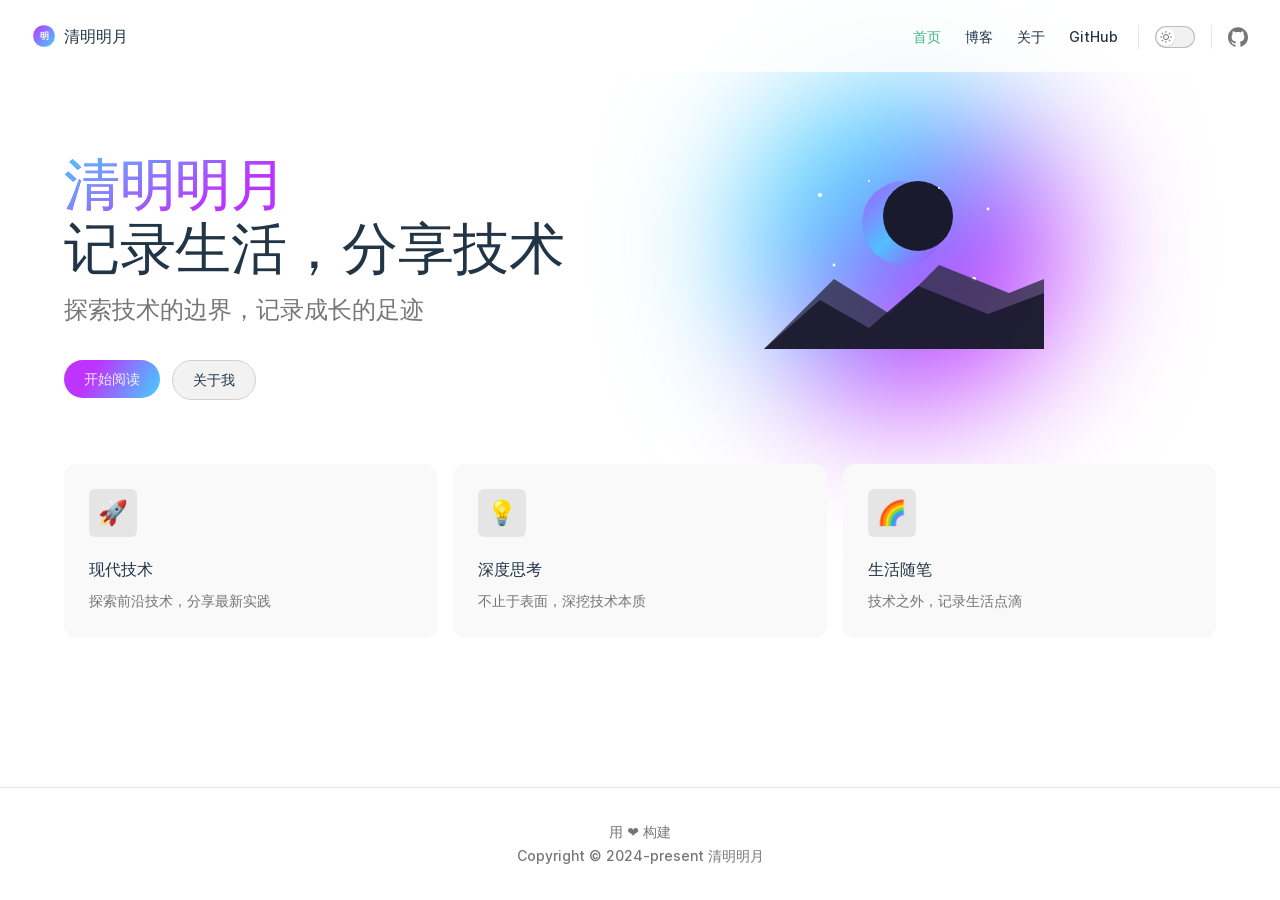
<file: index.html>
<!DOCTYPE html>
<html lang="zh-CN">
  <head>
    <meta charset="utf-8">
    <meta name="viewport" content="width=device-width,initial-scale=1">
    <title>清明明月 | 清明明月</title>
    <meta name="description" content="记录生活，分享技术">
    <link rel="stylesheet" href="/assets/style.a42daaad.css">
    <link rel="modulepreload" href="/assets/app.d91c4c0b.js">
    <link rel="modulepreload" href="/assets/index.md.8a00d75b.lean.js">
    
    <link rel="icon" href="/favicon.ico">
  <meta name="theme-color" content="#3eaf7c">
  <meta name="og:type" content="website">
  <meta name="og:site_name" content="清明明月">
  <meta name="og:title" content="清明明月 | 记录生活，分享技术">
  <meta name="og:description" content="个人技术博客，分享编程、技术、生活心得">
  <script id="check-dark-light">(()=>{const e=localStorage.getItem("vitepress-theme-appearance")||"",a=window.matchMedia("(prefers-color-scheme: dark)").matches;(!e||e==="auto"?a:e==="dark")&&document.documentElement.classList.add("dark")})();</script>
  </head>
  <body>
    <div id="app"><div class="Layout" data-v-f44a984a><!--[--><!--]--><!--[--><span tabindex="-1" data-v-151f2593></span><a href="#VPContent" class="VPSkipLink visually-hidden" data-v-151f2593> Skip to content </a><!--]--><!----><header class="VPNav no-sidebar" data-v-f44a984a data-v-a50780ff><div class="VPNavBar" data-v-a50780ff data-v-6f1d18b5><div class="container" data-v-6f1d18b5><div class="VPNavBarTitle" data-v-6f1d18b5 data-v-d5925166><a class="title" href="/" data-v-d5925166><!--[--><!--]--><!--[--><img class="VPImage logo" src="/logo.svg" alt data-v-b7ac6bd3><!--]--><!--[-->清明明月<!--]--><!--[--><!--]--></a></div><div class="content" data-v-6f1d18b5><!--[--><!--]--><!----><nav aria-labelledby="main-nav-aria-label" class="VPNavBarMenu menu" data-v-6f1d18b5 data-v-f83db6ba><span id="main-nav-aria-label" class="visually-hidden" data-v-f83db6ba>Main Navigation</span><!--[--><!--[--><a class="VPLink link VPNavBarMenuLink active" href="/" data-v-f83db6ba data-v-47a2263e data-v-3c355974><!--[-->首页<!--]--><!----></a><!--]--><!--[--><a class="VPLink link VPNavBarMenuLink" href="/posts/" data-v-f83db6ba data-v-47a2263e data-v-3c355974><!--[-->博客<!--]--><!----></a><!--]--><!--[--><a class="VPLink link VPNavBarMenuLink" href="/about.html" data-v-f83db6ba data-v-47a2263e data-v-3c355974><!--[-->关于<!--]--><!----></a><!--]--><!--[--><a class="VPLink link VPNavBarMenuLink" href="https://github.com/chiyancao" target="_blank" rel="noreferrer" data-v-f83db6ba data-v-47a2263e data-v-3c355974><!--[-->GitHub<!--]--><!----></a><!--]--><!--]--></nav><!----><div class="VPNavBarAppearance appearance" data-v-6f1d18b5 data-v-a3e7452b><button class="VPSwitch VPSwitchAppearance" type="button" role="switch" aria-label="toggle dark mode" aria-checked="false" data-v-a3e7452b data-v-481098f9 data-v-eba7420e><span class="check" data-v-eba7420e><span class="icon" data-v-eba7420e><!--[--><svg xmlns="http://www.w3.org/2000/svg" aria-hidden="true" focusable="false" viewbox="0 0 24 24" class="sun" data-v-481098f9><path d="M12,18c-3.3,0-6-2.7-6-6s2.7-6,6-6s6,2.7,6,6S15.3,18,12,18zM12,8c-2.2,0-4,1.8-4,4c0,2.2,1.8,4,4,4c2.2,0,4-1.8,4-4C16,9.8,14.2,8,12,8z"></path><path d="M12,4c-0.6,0-1-0.4-1-1V1c0-0.6,0.4-1,1-1s1,0.4,1,1v2C13,3.6,12.6,4,12,4z"></path><path d="M12,24c-0.6,0-1-0.4-1-1v-2c0-0.6,0.4-1,1-1s1,0.4,1,1v2C13,23.6,12.6,24,12,24z"></path><path d="M5.6,6.6c-0.3,0-0.5-0.1-0.7-0.3L3.5,4.9c-0.4-0.4-0.4-1,0-1.4s1-0.4,1.4,0l1.4,1.4c0.4,0.4,0.4,1,0,1.4C6.2,6.5,5.9,6.6,5.6,6.6z"></path><path d="M19.8,20.8c-0.3,0-0.5-0.1-0.7-0.3l-1.4-1.4c-0.4-0.4-0.4-1,0-1.4s1-0.4,1.4,0l1.4,1.4c0.4,0.4,0.4,1,0,1.4C20.3,20.7,20,20.8,19.8,20.8z"></path><path d="M3,13H1c-0.6,0-1-0.4-1-1s0.4-1,1-1h2c0.6,0,1,0.4,1,1S3.6,13,3,13z"></path><path d="M23,13h-2c-0.6,0-1-0.4-1-1s0.4-1,1-1h2c0.6,0,1,0.4,1,1S23.6,13,23,13z"></path><path d="M4.2,20.8c-0.3,0-0.5-0.1-0.7-0.3c-0.4-0.4-0.4-1,0-1.4l1.4-1.4c0.4-0.4,1-0.4,1.4,0s0.4,1,0,1.4l-1.4,1.4C4.7,20.7,4.5,20.8,4.2,20.8z"></path><path d="M18.4,6.6c-0.3,0-0.5-0.1-0.7-0.3c-0.4-0.4-0.4-1,0-1.4l1.4-1.4c0.4-0.4,1-0.4,1.4,0s0.4,1,0,1.4l-1.4,1.4C18.9,6.5,18.6,6.6,18.4,6.6z"></path></svg><svg xmlns="http://www.w3.org/2000/svg" aria-hidden="true" focusable="false" viewbox="0 0 24 24" class="moon" data-v-481098f9><path d="M12.1,22c-0.3,0-0.6,0-0.9,0c-5.5-0.5-9.5-5.4-9-10.9c0.4-4.8,4.2-8.6,9-9c0.4,0,0.8,0.2,1,0.5c0.2,0.3,0.2,0.8-0.1,1.1c-2,2.7-1.4,6.4,1.3,8.4c2.1,1.6,5,1.6,7.1,0c0.3-0.2,0.7-0.3,1.1-0.1c0.3,0.2,0.5,0.6,0.5,1c-0.2,2.7-1.5,5.1-3.6,6.8C16.6,21.2,14.4,22,12.1,22zM9.3,4.4c-2.9,1-5,3.6-5.2,6.8c-0.4,4.4,2.8,8.3,7.2,8.7c2.1,0.2,4.2-0.4,5.8-1.8c1.1-0.9,1.9-2.1,2.4-3.4c-2.5,0.9-5.3,0.5-7.5-1.1C9.2,11.4,8.1,7.7,9.3,4.4z"></path></svg><!--]--></span></span></button></div><div class="VPSocialLinks VPNavBarSocialLinks social-links" data-v-6f1d18b5 data-v-738bef5a data-v-f6988cfb><!--[--><a class="VPSocialLink" href="https://github.com/chiyancao" target="_blank" rel="noopener" data-v-f6988cfb data-v-e57698f6><svg role="img" viewBox="0 0 24 24" xmlns="http://www.w3.org/2000/svg"><title>GitHub</title><path d="M12 .297c-6.63 0-12 5.373-12 12 0 5.303 3.438 9.8 8.205 11.385.6.113.82-.258.82-.577 0-.285-.01-1.04-.015-2.04-3.338.724-4.042-1.61-4.042-1.61C4.422 18.07 3.633 17.7 3.633 17.7c-1.087-.744.084-.729.084-.729 1.205.084 1.838 1.236 1.838 1.236 1.07 1.835 2.809 1.305 3.495.998.108-.776.417-1.305.76-1.605-2.665-.3-5.466-1.332-5.466-5.93 0-1.31.465-2.38 1.235-3.22-.135-.303-.54-1.523.105-3.176 0 0 1.005-.322 3.3 1.23.96-.267 1.98-.399 3-.405 1.02.006 2.04.138 3 .405 2.28-1.552 3.285-1.23 3.285-1.23.645 1.653.24 2.873.12 3.176.765.84 1.23 1.91 1.23 3.22 0 4.61-2.805 5.625-5.475 5.92.42.36.81 1.096.81 2.22 0 1.606-.015 2.896-.015 3.286 0 .315.21.69.825.57C20.565 22.092 24 17.592 24 12.297c0-6.627-5.373-12-12-12"/></svg></a><!--]--></div><div class="VPFlyout VPNavBarExtra extra" data-v-6f1d18b5 data-v-e4361c82 data-v-6ffb57d3><button type="button" class="button" aria-haspopup="true" aria-expanded="false" aria-label="extra navigation" data-v-6ffb57d3><svg xmlns="http://www.w3.org/2000/svg" aria-hidden="true" focusable="false" viewbox="0 0 24 24" class="icon" data-v-6ffb57d3><circle cx="12" cy="12" r="2"></circle><circle cx="19" cy="12" r="2"></circle><circle cx="5" cy="12" r="2"></circle></svg></button><div class="menu" data-v-6ffb57d3><div class="VPMenu" data-v-6ffb57d3 data-v-1c5d0cfc><!----><!--[--><!--[--><!----><div class="group" data-v-e4361c82><div class="item appearance" data-v-e4361c82><p class="label" data-v-e4361c82>Appearance</p><div class="appearance-action" data-v-e4361c82><button class="VPSwitch VPSwitchAppearance" type="button" role="switch" aria-label="toggle dark mode" aria-checked="false" data-v-e4361c82 data-v-481098f9 data-v-eba7420e><span class="check" data-v-eba7420e><span class="icon" data-v-eba7420e><!--[--><svg xmlns="http://www.w3.org/2000/svg" aria-hidden="true" focusable="false" viewbox="0 0 24 24" class="sun" data-v-481098f9><path d="M12,18c-3.3,0-6-2.7-6-6s2.7-6,6-6s6,2.7,6,6S15.3,18,12,18zM12,8c-2.2,0-4,1.8-4,4c0,2.2,1.8,4,4,4c2.2,0,4-1.8,4-4C16,9.8,14.2,8,12,8z"></path><path d="M12,4c-0.6,0-1-0.4-1-1V1c0-0.6,0.4-1,1-1s1,0.4,1,1v2C13,3.6,12.6,4,12,4z"></path><path d="M12,24c-0.6,0-1-0.4-1-1v-2c0-0.6,0.4-1,1-1s1,0.4,1,1v2C13,23.6,12.6,24,12,24z"></path><path d="M5.6,6.6c-0.3,0-0.5-0.1-0.7-0.3L3.5,4.9c-0.4-0.4-0.4-1,0-1.4s1-0.4,1.4,0l1.4,1.4c0.4,0.4,0.4,1,0,1.4C6.2,6.5,5.9,6.6,5.6,6.6z"></path><path d="M19.8,20.8c-0.3,0-0.5-0.1-0.7-0.3l-1.4-1.4c-0.4-0.4-0.4-1,0-1.4s1-0.4,1.4,0l1.4,1.4c0.4,0.4,0.4,1,0,1.4C20.3,20.7,20,20.8,19.8,20.8z"></path><path d="M3,13H1c-0.6,0-1-0.4-1-1s0.4-1,1-1h2c0.6,0,1,0.4,1,1S3.6,13,3,13z"></path><path d="M23,13h-2c-0.6,0-1-0.4-1-1s0.4-1,1-1h2c0.6,0,1,0.4,1,1S23.6,13,23,13z"></path><path d="M4.2,20.8c-0.3,0-0.5-0.1-0.7-0.3c-0.4-0.4-0.4-1,0-1.4l1.4-1.4c0.4-0.4,1-0.4,1.4,0s0.4,1,0,1.4l-1.4,1.4C4.7,20.7,4.5,20.8,4.2,20.8z"></path><path d="M18.4,6.6c-0.3,0-0.5-0.1-0.7-0.3c-0.4-0.4-0.4-1,0-1.4l1.4-1.4c0.4-0.4,1-0.4,1.4,0s0.4,1,0,1.4l-1.4,1.4C18.9,6.5,18.6,6.6,18.4,6.6z"></path></svg><svg xmlns="http://www.w3.org/2000/svg" aria-hidden="true" focusable="false" viewbox="0 0 24 24" class="moon" data-v-481098f9><path d="M12.1,22c-0.3,0-0.6,0-0.9,0c-5.5-0.5-9.5-5.4-9-10.9c0.4-4.8,4.2-8.6,9-9c0.4,0,0.8,0.2,1,0.5c0.2,0.3,0.2,0.8-0.1,1.1c-2,2.7-1.4,6.4,1.3,8.4c2.1,1.6,5,1.6,7.1,0c0.3-0.2,0.7-0.3,1.1-0.1c0.3,0.2,0.5,0.6,0.5,1c-0.2,2.7-1.5,5.1-3.6,6.8C16.6,21.2,14.4,22,12.1,22zM9.3,4.4c-2.9,1-5,3.6-5.2,6.8c-0.4,4.4,2.8,8.3,7.2,8.7c2.1,0.2,4.2-0.4,5.8-1.8c1.1-0.9,1.9-2.1,2.4-3.4c-2.5,0.9-5.3,0.5-7.5-1.1C9.2,11.4,8.1,7.7,9.3,4.4z"></path></svg><!--]--></span></span></button></div></div></div><div class="group" data-v-e4361c82><div class="item social-links" data-v-e4361c82><div class="VPSocialLinks social-links-list" data-v-e4361c82 data-v-f6988cfb><!--[--><a class="VPSocialLink" href="https://github.com/chiyancao" target="_blank" rel="noopener" data-v-f6988cfb data-v-e57698f6><svg role="img" viewBox="0 0 24 24" xmlns="http://www.w3.org/2000/svg"><title>GitHub</title><path d="M12 .297c-6.63 0-12 5.373-12 12 0 5.303 3.438 9.8 8.205 11.385.6.113.82-.258.82-.577 0-.285-.01-1.04-.015-2.04-3.338.724-4.042-1.61-4.042-1.61C4.422 18.07 3.633 17.7 3.633 17.7c-1.087-.744.084-.729.084-.729 1.205.084 1.838 1.236 1.838 1.236 1.07 1.835 2.809 1.305 3.495.998.108-.776.417-1.305.76-1.605-2.665-.3-5.466-1.332-5.466-5.93 0-1.31.465-2.38 1.235-3.22-.135-.303-.54-1.523.105-3.176 0 0 1.005-.322 3.3 1.23.96-.267 1.98-.399 3-.405 1.02.006 2.04.138 3 .405 2.28-1.552 3.285-1.23 3.285-1.23.645 1.653.24 2.873.12 3.176.765.84 1.23 1.91 1.23 3.22 0 4.61-2.805 5.625-5.475 5.92.42.36.81 1.096.81 2.22 0 1.606-.015 2.896-.015 3.286 0 .315.21.69.825.57C20.565 22.092 24 17.592 24 12.297c0-6.627-5.373-12-12-12"/></svg></a><!--]--></div></div></div><!--]--><!--]--></div></div></div><!--[--><!--]--><button type="button" class="VPNavBarHamburger hamburger" aria-label="mobile navigation" aria-expanded="false" aria-controls="VPNavScreen" data-v-6f1d18b5 data-v-e5dd9c1c><span class="container" data-v-e5dd9c1c><span class="top" data-v-e5dd9c1c></span><span class="middle" data-v-e5dd9c1c></span><span class="bottom" data-v-e5dd9c1c></span></span></button></div></div></div><!----></header><!----><!----><div class="VPContent is-home" id="VPContent" data-v-f44a984a data-v-d981fe29><div class="VPHome" data-v-d981fe29 data-v-1db23833><!--[--><!--]--><div class="VPHero has-image VPHomeHero" data-v-1db23833 data-v-0a0d4301><div class="container" data-v-0a0d4301><div class="main" data-v-0a0d4301><h1 class="name" data-v-0a0d4301><span class="clip" data-v-0a0d4301>清明明月</span></h1><p class="text" data-v-0a0d4301>记录生活，分享技术</p><p class="tagline" data-v-0a0d4301>探索技术的边界，记录成长的足迹</p><div class="actions" data-v-0a0d4301><!--[--><div class="action" data-v-0a0d4301><a class="VPButton medium brand" href="/posts/qclaw-introduction.html" data-v-0a0d4301 data-v-53dbb8eb>开始阅读</a></div><div class="action" data-v-0a0d4301><a class="VPButton medium alt" href="/about.html" data-v-0a0d4301 data-v-53dbb8eb>关于我</a></div><!--]--></div></div><div class="image" data-v-0a0d4301><div class="image-container" data-v-0a0d4301><div class="image-bg" data-v-0a0d4301></div><!--[--><img class="VPImage image-src" src="/hero.svg" alt="清明明月" data-v-b7ac6bd3><!--]--></div></div></div></div><!--[--><!--]--><!--[--><!--]--><div class="VPFeatures VPHomeFeatures" data-v-1db23833 data-v-69662dc1><div class="container" data-v-69662dc1><div class="items" data-v-69662dc1><!--[--><div class="grid-3 item" data-v-69662dc1><span class="VPLink VPFeature" data-v-69662dc1 data-v-b8147458 data-v-3c355974><!--[--><article class="box" data-v-b8147458><div class="icon" data-v-b8147458>🚀</div><h2 class="title" data-v-b8147458>现代技术</h2><p class="details" data-v-b8147458>探索前沿技术，分享最新实践</p><!----></article><!--]--><!----></span></div><div class="grid-3 item" data-v-69662dc1><span class="VPLink VPFeature" data-v-69662dc1 data-v-b8147458 data-v-3c355974><!--[--><article class="box" data-v-b8147458><div class="icon" data-v-b8147458>💡</div><h2 class="title" data-v-b8147458>深度思考</h2><p class="details" data-v-b8147458>不止于表面，深挖技术本质</p><!----></article><!--]--><!----></span></div><div class="grid-3 item" data-v-69662dc1><span class="VPLink VPFeature" data-v-69662dc1 data-v-b8147458 data-v-3c355974><!--[--><article class="box" data-v-b8147458><div class="icon" data-v-b8147458>🌈</div><h2 class="title" data-v-b8147458>生活随笔</h2><p class="details" data-v-b8147458>技术之外，记录生活点滴</p><!----></article><!--]--><!----></span></div><!--]--></div></div></div><!--[--><!--]--><div style="position:relative;" data-v-1db23833><div></div></div></div></div><footer class="VPFooter" data-v-f44a984a data-v-9f24cc86><div class="container" data-v-9f24cc86><p class="message" data-v-9f24cc86>用 ❤️ 构建</p><p class="copyright" data-v-9f24cc86>Copyright © 2024-present 清明明月</p></div></footer><!--[--><!--]--></div></div>
    <script>__VP_HASH_MAP__ = JSON.parse("{\"about.md\":\"ff143901\",\"index.md\":\"8a00d75b\",\"posts_index.md\":\"5d46834b\",\"posts_qclaw-introduction.md\":\"2c541023\"}")</script>
    <script type="module" async src="/assets/app.d91c4c0b.js"></script>
    
  </body>
</html>
</file>
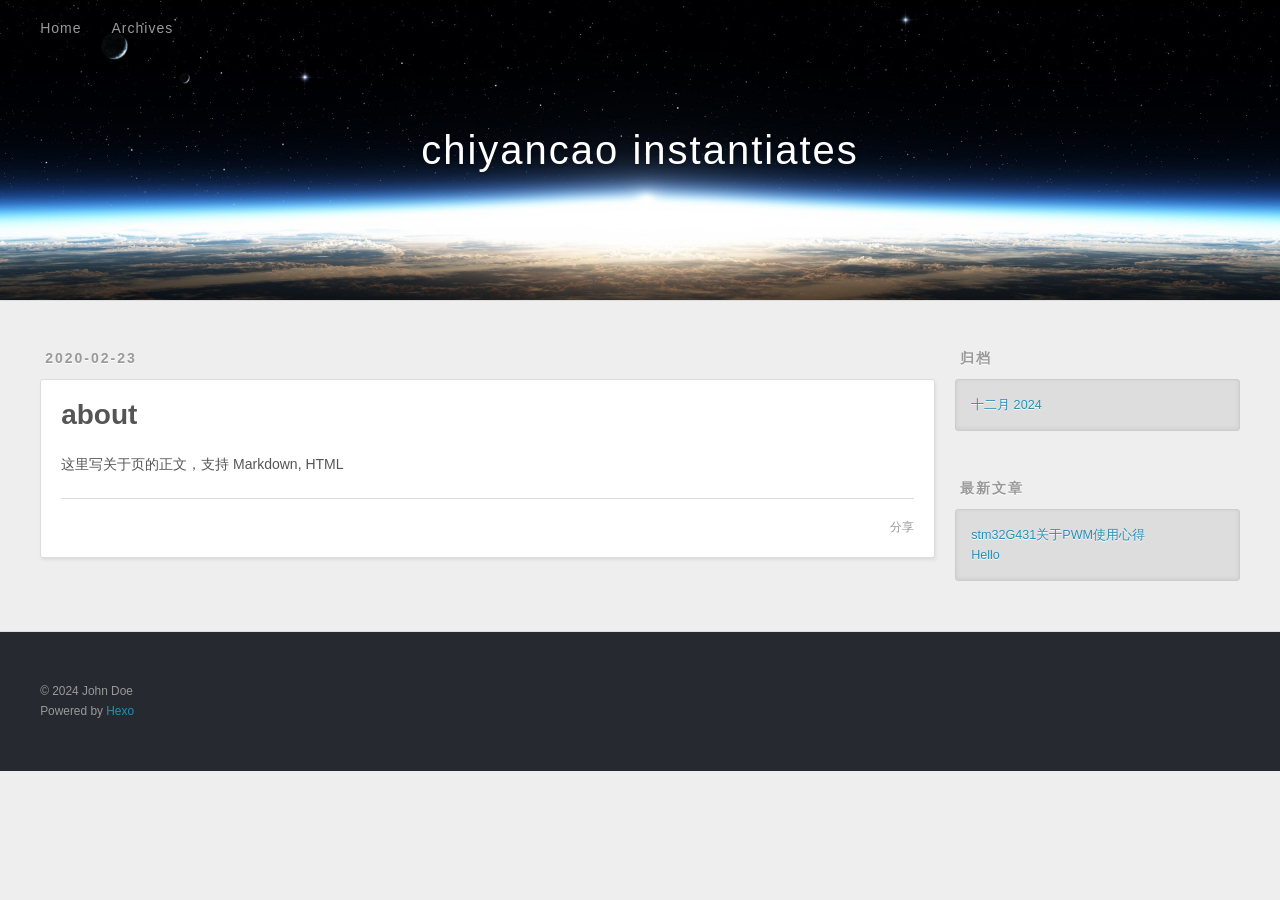
<file: about/index.html>
<!DOCTYPE html>
<html>
<head>
  <meta charset="utf-8">
  
  
  <title>about | chiyancao instantiates</title>
  <meta name="viewport" content="width=device-width, initial-scale=1, shrink-to-fit=no">
  <meta name="description" content="这里写关于页的正文，支持 Markdown, HTML">
<meta property="og:type" content="website">
<meta property="og:title" content="about">
<meta property="og:url" content="http://example.com/about/index.html">
<meta property="og:site_name" content="chiyancao instantiates">
<meta property="og:description" content="这里写关于页的正文，支持 Markdown, HTML">
<meta property="og:locale" content="zh_CN">
<meta property="article:published_time" content="2020-02-23T11:20:33.000Z">
<meta property="article:modified_time" content="2024-12-15T07:56:44.226Z">
<meta property="article:author" content="John Doe">
<meta name="twitter:card" content="summary">
  
    <link rel="alternate" href="/atom.xml" title="chiyancao instantiates" type="application/atom+xml">
  
  
    <link rel="shortcut icon" href="/favicon.png">
  
  
  
<link rel="stylesheet" href="/css/style.css">

  
    
<link rel="stylesheet" href="/fancybox/jquery.fancybox.min.css">

  
  
<meta name="generator" content="Hexo 7.3.0"></head>

<body>
  <div id="container">
    <div id="wrap">
      <header id="header">
  <div id="banner"></div>
  <div id="header-outer" class="outer">
    <div id="header-title" class="inner">
      <h1 id="logo-wrap">
        <a href="/" id="logo">chiyancao instantiates</a>
      </h1>
      
    </div>
    <div id="header-inner" class="inner">
      <nav id="main-nav">
        <a id="main-nav-toggle" class="nav-icon"><span class="fa fa-bars"></span></a>
        
          <a class="main-nav-link" href="/">Home</a>
        
          <a class="main-nav-link" href="/archives">Archives</a>
        
      </nav>
      <nav id="sub-nav">
        
        
          <a class="nav-icon" href="/atom.xml" title="RSS 订阅"><span class="fa fa-rss"></span></a>
        
        <a class="nav-icon nav-search-btn" title="搜索"><span class="fa fa-search"></span></a>
      </nav>
      <div id="search-form-wrap">
        <form action="//google.com/search" method="get" accept-charset="UTF-8" class="search-form"><input type="search" name="q" class="search-form-input" placeholder="搜索"><button type="submit" class="search-form-submit">&#xF002;</button><input type="hidden" name="sitesearch" value="http://example.com"></form>
      </div>
    </div>
  </div>
</header>

      <div class="outer">
        <section id="main"><article id="about-" class="h-entry article article-type-about" itemprop="blogPost" itemscope itemtype="https://schema.org/BlogPosting">
  <div class="article-meta">
    <a href="/about/index.html" class="article-date">
  <time class="dt-published" datetime="2020-02-23T11:20:33.000Z" itemprop="datePublished">2020-02-23</time>
</a>
    
  </div>
  <div class="article-inner">
    
    
      <header class="article-header">
        
  
    <h1 class="p-name article-title" itemprop="headline name">
      about
    </h1>
  

      </header>
    
    <div class="e-content article-entry" itemprop="articleBody">
      
        <p>这里写关于页的正文，支持 Markdown, HTML</p>

      
    </div>
    <footer class="article-footer">
      <a data-url="http://example.com/about/index.html" data-id="cm4pgsqvy0000ugpzcn3i7atd" data-title="about" class="article-share-link"><span class="fa fa-share">分享</span></a>
      
      
      
    </footer>
  </div>
  
    
  
</article>


</section>
        
          <aside id="sidebar">
  
    

  
    

  
    
  
    
  <div class="widget-wrap">
    <h3 class="widget-title">归档</h3>
    <div class="widget">
      <ul class="archive-list"><li class="archive-list-item"><a class="archive-list-link" href="/archives/2024/12/">十二月 2024</a></li></ul>
    </div>
  </div>


  
    
  <div class="widget-wrap">
    <h3 class="widget-title">最新文章</h3>
    <div class="widget">
      <ul>
        
          <li>
            <a href="/2024/12/25/stm32G431%E5%85%B3%E4%BA%8EPWM%E4%BD%BF%E7%94%A8%E5%BF%83%E5%BE%97/">stm32G431关于PWM使用心得</a>
          </li>
        
          <li>
            <a href="/2024/12/15/hello-world/">Hello</a>
          </li>
        
      </ul>
    </div>
  </div>

  
</aside>
        
      </div>
      <footer id="footer">
  
  <div class="outer">
    <div id="footer-info" class="inner">
      
      &copy; 2024 John Doe<br>
      Powered by <a href="https://hexo.io/" target="_blank">Hexo</a>
    </div>
  </div>
</footer>

    </div>
    <nav id="mobile-nav">
  
    <a href="/" class="mobile-nav-link">Home</a>
  
    <a href="/archives" class="mobile-nav-link">Archives</a>
  
</nav>
    


<script src="/js/jquery-3.6.4.min.js"></script>



  
<script src="/fancybox/jquery.fancybox.min.js"></script>




<script src="/js/script.js"></script>





  </div>
</body>
</html>
</file>
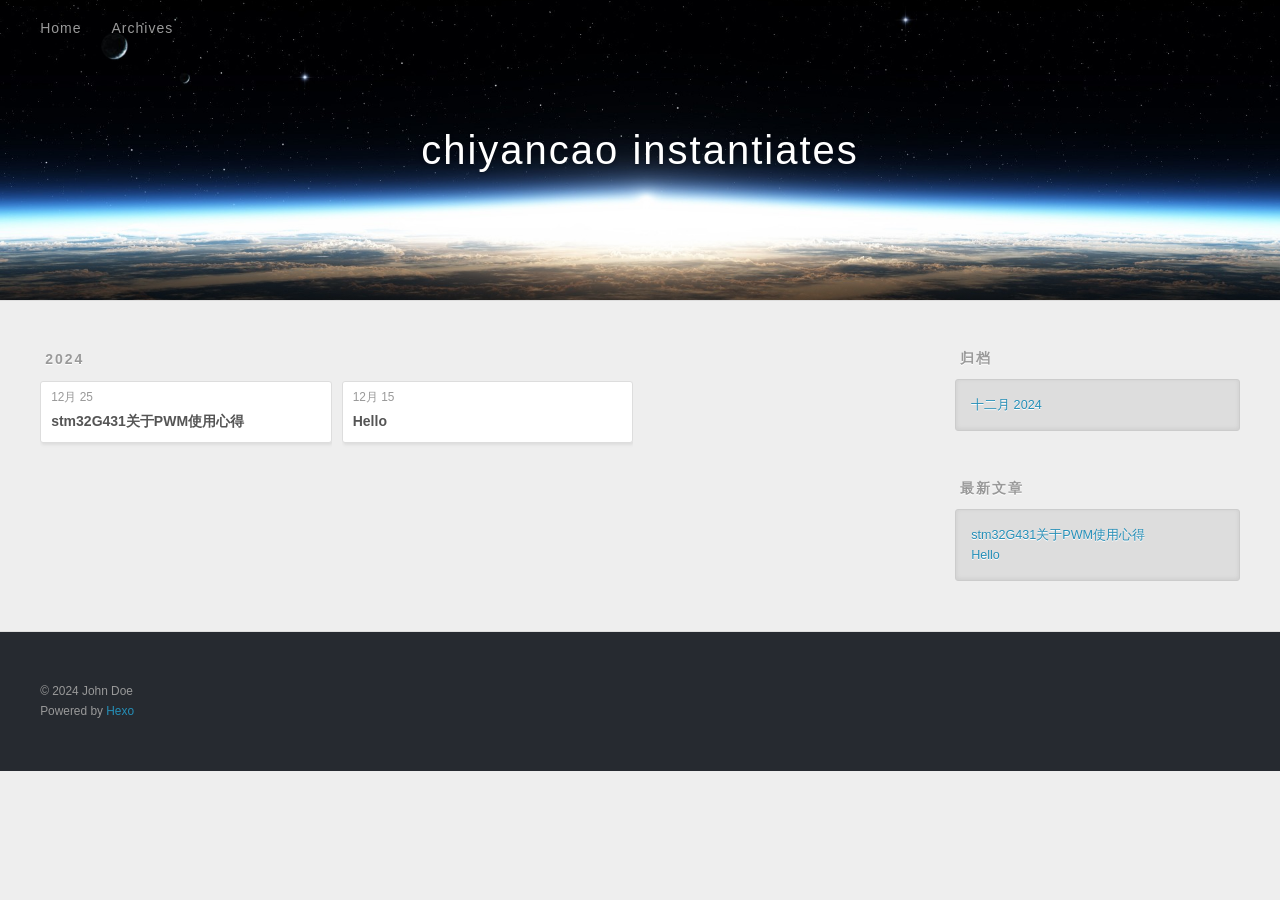
<file: archives/index.html>
<!DOCTYPE html>
<html>
<head>
  <meta charset="utf-8">
  
  
  <title>归档 | chiyancao instantiates</title>
  <meta name="viewport" content="width=device-width, initial-scale=1, shrink-to-fit=no">
  <meta property="og:type" content="website">
<meta property="og:title" content="chiyancao instantiates">
<meta property="og:url" content="http://example.com/archives/index.html">
<meta property="og:site_name" content="chiyancao instantiates">
<meta property="og:locale" content="zh_CN">
<meta property="article:author" content="John Doe">
<meta name="twitter:card" content="summary">
  
    <link rel="alternate" href="/atom.xml" title="chiyancao instantiates" type="application/atom+xml">
  
  
    <link rel="shortcut icon" href="/favicon.png">
  
  
  
<link rel="stylesheet" href="/css/style.css">

  
    
<link rel="stylesheet" href="/fancybox/jquery.fancybox.min.css">

  
  
<meta name="generator" content="Hexo 7.3.0"></head>

<body>
  <div id="container">
    <div id="wrap">
      <header id="header">
  <div id="banner"></div>
  <div id="header-outer" class="outer">
    <div id="header-title" class="inner">
      <h1 id="logo-wrap">
        <a href="/" id="logo">chiyancao instantiates</a>
      </h1>
      
    </div>
    <div id="header-inner" class="inner">
      <nav id="main-nav">
        <a id="main-nav-toggle" class="nav-icon"><span class="fa fa-bars"></span></a>
        
          <a class="main-nav-link" href="/">Home</a>
        
          <a class="main-nav-link" href="/archives">Archives</a>
        
      </nav>
      <nav id="sub-nav">
        
        
          <a class="nav-icon" href="/atom.xml" title="RSS 订阅"><span class="fa fa-rss"></span></a>
        
        <a class="nav-icon nav-search-btn" title="搜索"><span class="fa fa-search"></span></a>
      </nav>
      <div id="search-form-wrap">
        <form action="//google.com/search" method="get" accept-charset="UTF-8" class="search-form"><input type="search" name="q" class="search-form-input" placeholder="搜索"><button type="submit" class="search-form-submit">&#xF002;</button><input type="hidden" name="sitesearch" value="http://example.com"></form>
      </div>
    </div>
  </div>
</header>

      <div class="outer">
        <section id="main">
  
  
    
    
      
      
      <section class="archives-wrap">
        <div class="archive-year-wrap">
          <a href="/archives/2024" class="archive-year">2024</a>
        </div>
        <div class="archives">
    
    <article class="archive-article archive-type-post">
  <div class="archive-article-inner">
    <header class="archive-article-header">
      <a href="/2024/12/25/stm32G431%E5%85%B3%E4%BA%8EPWM%E4%BD%BF%E7%94%A8%E5%BF%83%E5%BE%97/" class="archive-article-date">
  <time class="dt-published" datetime="2024-12-25T13:36:30.000Z" itemprop="datePublished">12月 25</time>
</a>
      
  
    <h1 itemprop="name">
      <a class="archive-article-title" href="/2024/12/25/stm32G431%E5%85%B3%E4%BA%8EPWM%E4%BD%BF%E7%94%A8%E5%BF%83%E5%BE%97/">stm32G431关于PWM使用心得</a>
    </h1>
  

    </header>
  </div>
</article>
  
    
    
    <article class="archive-article archive-type-post">
  <div class="archive-article-inner">
    <header class="archive-article-header">
      <a href="/2024/12/15/hello-world/" class="archive-article-date">
  <time class="dt-published" datetime="2024-12-15T07:43:39.710Z" itemprop="datePublished">12月 15</time>
</a>
      
  
    <h1 itemprop="name">
      <a class="archive-article-title" href="/2024/12/15/hello-world/">Hello</a>
    </h1>
  

    </header>
  </div>
</article>
  
  
    </div></section>
  


</section>
        
          <aside id="sidebar">
  
    

  
    

  
    
  
    
  <div class="widget-wrap">
    <h3 class="widget-title">归档</h3>
    <div class="widget">
      <ul class="archive-list"><li class="archive-list-item"><a class="archive-list-link" href="/archives/2024/12/">十二月 2024</a></li></ul>
    </div>
  </div>


  
    
  <div class="widget-wrap">
    <h3 class="widget-title">最新文章</h3>
    <div class="widget">
      <ul>
        
          <li>
            <a href="/2024/12/25/stm32G431%E5%85%B3%E4%BA%8EPWM%E4%BD%BF%E7%94%A8%E5%BF%83%E5%BE%97/">stm32G431关于PWM使用心得</a>
          </li>
        
          <li>
            <a href="/2024/12/15/hello-world/">Hello</a>
          </li>
        
      </ul>
    </div>
  </div>

  
</aside>
        
      </div>
      <footer id="footer">
  
  <div class="outer">
    <div id="footer-info" class="inner">
      
      &copy; 2024 John Doe<br>
      Powered by <a href="https://hexo.io/" target="_blank">Hexo</a>
    </div>
  </div>
</footer>

    </div>
    <nav id="mobile-nav">
  
    <a href="/" class="mobile-nav-link">Home</a>
  
    <a href="/archives" class="mobile-nav-link">Archives</a>
  
</nav>
    


<script src="/js/jquery-3.6.4.min.js"></script>



  
<script src="/fancybox/jquery.fancybox.min.js"></script>




<script src="/js/script.js"></script>





  </div>
</body>
</html>
</file>
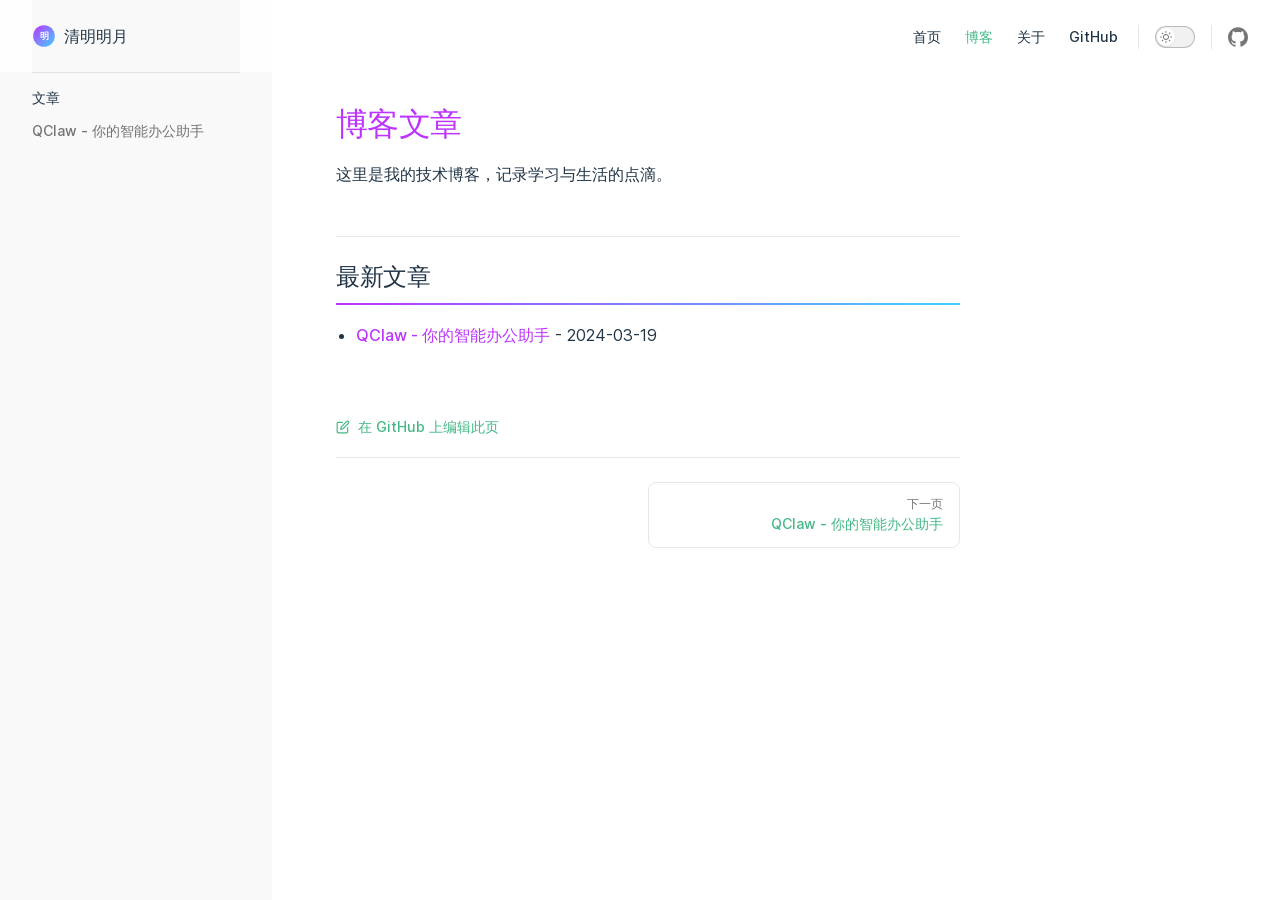
<file: posts/index.html>
<!DOCTYPE html>
<html lang="zh-CN">
  <head>
    <meta charset="utf-8">
    <meta name="viewport" content="width=device-width,initial-scale=1">
    <title>博客文章 | 清明明月</title>
    <meta name="description" content="记录生活，分享技术">
    <link rel="stylesheet" href="/assets/style.a42daaad.css">
    <link rel="modulepreload" href="/assets/app.d91c4c0b.js">
    <link rel="modulepreload" href="/assets/posts_index.md.5d46834b.lean.js">
    
    <link rel="icon" href="/favicon.ico">
  <meta name="theme-color" content="#3eaf7c">
  <meta name="og:type" content="website">
  <meta name="og:site_name" content="清明明月">
  <meta name="og:title" content="清明明月 | 记录生活，分享技术">
  <meta name="og:description" content="个人技术博客，分享编程、技术、生活心得">
  <script id="check-dark-light">(()=>{const e=localStorage.getItem("vitepress-theme-appearance")||"",a=window.matchMedia("(prefers-color-scheme: dark)").matches;(!e||e==="auto"?a:e==="dark")&&document.documentElement.classList.add("dark")})();</script>
  </head>
  <body>
    <div id="app"><div class="Layout" data-v-f44a984a><!--[--><!--]--><!--[--><span tabindex="-1" data-v-151f2593></span><a href="#VPContent" class="VPSkipLink visually-hidden" data-v-151f2593> Skip to content </a><!--]--><!----><header class="VPNav" data-v-f44a984a data-v-a50780ff><div class="VPNavBar has-sidebar" data-v-a50780ff data-v-6f1d18b5><div class="container" data-v-6f1d18b5><div class="VPNavBarTitle has-sidebar" data-v-6f1d18b5 data-v-d5925166><a class="title" href="/" data-v-d5925166><!--[--><!--]--><!--[--><img class="VPImage logo" src="/logo.svg" alt data-v-b7ac6bd3><!--]--><!--[-->清明明月<!--]--><!--[--><!--]--></a></div><div class="content" data-v-6f1d18b5><!--[--><!--]--><!----><nav aria-labelledby="main-nav-aria-label" class="VPNavBarMenu menu" data-v-6f1d18b5 data-v-f83db6ba><span id="main-nav-aria-label" class="visually-hidden" data-v-f83db6ba>Main Navigation</span><!--[--><!--[--><a class="VPLink link VPNavBarMenuLink" href="/" data-v-f83db6ba data-v-47a2263e data-v-3c355974><!--[-->首页<!--]--><!----></a><!--]--><!--[--><a class="VPLink link VPNavBarMenuLink active" href="/posts/" data-v-f83db6ba data-v-47a2263e data-v-3c355974><!--[-->博客<!--]--><!----></a><!--]--><!--[--><a class="VPLink link VPNavBarMenuLink" href="/about.html" data-v-f83db6ba data-v-47a2263e data-v-3c355974><!--[-->关于<!--]--><!----></a><!--]--><!--[--><a class="VPLink link VPNavBarMenuLink" href="https://github.com/chiyancao" target="_blank" rel="noreferrer" data-v-f83db6ba data-v-47a2263e data-v-3c355974><!--[-->GitHub<!--]--><!----></a><!--]--><!--]--></nav><!----><div class="VPNavBarAppearance appearance" data-v-6f1d18b5 data-v-a3e7452b><button class="VPSwitch VPSwitchAppearance" type="button" role="switch" aria-label="toggle dark mode" aria-checked="false" data-v-a3e7452b data-v-481098f9 data-v-eba7420e><span class="check" data-v-eba7420e><span class="icon" data-v-eba7420e><!--[--><svg xmlns="http://www.w3.org/2000/svg" aria-hidden="true" focusable="false" viewbox="0 0 24 24" class="sun" data-v-481098f9><path d="M12,18c-3.3,0-6-2.7-6-6s2.7-6,6-6s6,2.7,6,6S15.3,18,12,18zM12,8c-2.2,0-4,1.8-4,4c0,2.2,1.8,4,4,4c2.2,0,4-1.8,4-4C16,9.8,14.2,8,12,8z"></path><path d="M12,4c-0.6,0-1-0.4-1-1V1c0-0.6,0.4-1,1-1s1,0.4,1,1v2C13,3.6,12.6,4,12,4z"></path><path d="M12,24c-0.6,0-1-0.4-1-1v-2c0-0.6,0.4-1,1-1s1,0.4,1,1v2C13,23.6,12.6,24,12,24z"></path><path d="M5.6,6.6c-0.3,0-0.5-0.1-0.7-0.3L3.5,4.9c-0.4-0.4-0.4-1,0-1.4s1-0.4,1.4,0l1.4,1.4c0.4,0.4,0.4,1,0,1.4C6.2,6.5,5.9,6.6,5.6,6.6z"></path><path d="M19.8,20.8c-0.3,0-0.5-0.1-0.7-0.3l-1.4-1.4c-0.4-0.4-0.4-1,0-1.4s1-0.4,1.4,0l1.4,1.4c0.4,0.4,0.4,1,0,1.4C20.3,20.7,20,20.8,19.8,20.8z"></path><path d="M3,13H1c-0.6,0-1-0.4-1-1s0.4-1,1-1h2c0.6,0,1,0.4,1,1S3.6,13,3,13z"></path><path d="M23,13h-2c-0.6,0-1-0.4-1-1s0.4-1,1-1h2c0.6,0,1,0.4,1,1S23.6,13,23,13z"></path><path d="M4.2,20.8c-0.3,0-0.5-0.1-0.7-0.3c-0.4-0.4-0.4-1,0-1.4l1.4-1.4c0.4-0.4,1-0.4,1.4,0s0.4,1,0,1.4l-1.4,1.4C4.7,20.7,4.5,20.8,4.2,20.8z"></path><path d="M18.4,6.6c-0.3,0-0.5-0.1-0.7-0.3c-0.4-0.4-0.4-1,0-1.4l1.4-1.4c0.4-0.4,1-0.4,1.4,0s0.4,1,0,1.4l-1.4,1.4C18.9,6.5,18.6,6.6,18.4,6.6z"></path></svg><svg xmlns="http://www.w3.org/2000/svg" aria-hidden="true" focusable="false" viewbox="0 0 24 24" class="moon" data-v-481098f9><path d="M12.1,22c-0.3,0-0.6,0-0.9,0c-5.5-0.5-9.5-5.4-9-10.9c0.4-4.8,4.2-8.6,9-9c0.4,0,0.8,0.2,1,0.5c0.2,0.3,0.2,0.8-0.1,1.1c-2,2.7-1.4,6.4,1.3,8.4c2.1,1.6,5,1.6,7.1,0c0.3-0.2,0.7-0.3,1.1-0.1c0.3,0.2,0.5,0.6,0.5,1c-0.2,2.7-1.5,5.1-3.6,6.8C16.6,21.2,14.4,22,12.1,22zM9.3,4.4c-2.9,1-5,3.6-5.2,6.8c-0.4,4.4,2.8,8.3,7.2,8.7c2.1,0.2,4.2-0.4,5.8-1.8c1.1-0.9,1.9-2.1,2.4-3.4c-2.5,0.9-5.3,0.5-7.5-1.1C9.2,11.4,8.1,7.7,9.3,4.4z"></path></svg><!--]--></span></span></button></div><div class="VPSocialLinks VPNavBarSocialLinks social-links" data-v-6f1d18b5 data-v-738bef5a data-v-f6988cfb><!--[--><a class="VPSocialLink" href="https://github.com/chiyancao" target="_blank" rel="noopener" data-v-f6988cfb data-v-e57698f6><svg role="img" viewBox="0 0 24 24" xmlns="http://www.w3.org/2000/svg"><title>GitHub</title><path d="M12 .297c-6.63 0-12 5.373-12 12 0 5.303 3.438 9.8 8.205 11.385.6.113.82-.258.82-.577 0-.285-.01-1.04-.015-2.04-3.338.724-4.042-1.61-4.042-1.61C4.422 18.07 3.633 17.7 3.633 17.7c-1.087-.744.084-.729.084-.729 1.205.084 1.838 1.236 1.838 1.236 1.07 1.835 2.809 1.305 3.495.998.108-.776.417-1.305.76-1.605-2.665-.3-5.466-1.332-5.466-5.93 0-1.31.465-2.38 1.235-3.22-.135-.303-.54-1.523.105-3.176 0 0 1.005-.322 3.3 1.23.96-.267 1.98-.399 3-.405 1.02.006 2.04.138 3 .405 2.28-1.552 3.285-1.23 3.285-1.23.645 1.653.24 2.873.12 3.176.765.84 1.23 1.91 1.23 3.22 0 4.61-2.805 5.625-5.475 5.92.42.36.81 1.096.81 2.22 0 1.606-.015 2.896-.015 3.286 0 .315.21.69.825.57C20.565 22.092 24 17.592 24 12.297c0-6.627-5.373-12-12-12"/></svg></a><!--]--></div><div class="VPFlyout VPNavBarExtra extra" data-v-6f1d18b5 data-v-e4361c82 data-v-6ffb57d3><button type="button" class="button" aria-haspopup="true" aria-expanded="false" aria-label="extra navigation" data-v-6ffb57d3><svg xmlns="http://www.w3.org/2000/svg" aria-hidden="true" focusable="false" viewbox="0 0 24 24" class="icon" data-v-6ffb57d3><circle cx="12" cy="12" r="2"></circle><circle cx="19" cy="12" r="2"></circle><circle cx="5" cy="12" r="2"></circle></svg></button><div class="menu" data-v-6ffb57d3><div class="VPMenu" data-v-6ffb57d3 data-v-1c5d0cfc><!----><!--[--><!--[--><!----><div class="group" data-v-e4361c82><div class="item appearance" data-v-e4361c82><p class="label" data-v-e4361c82>Appearance</p><div class="appearance-action" data-v-e4361c82><button class="VPSwitch VPSwitchAppearance" type="button" role="switch" aria-label="toggle dark mode" aria-checked="false" data-v-e4361c82 data-v-481098f9 data-v-eba7420e><span class="check" data-v-eba7420e><span class="icon" data-v-eba7420e><!--[--><svg xmlns="http://www.w3.org/2000/svg" aria-hidden="true" focusable="false" viewbox="0 0 24 24" class="sun" data-v-481098f9><path d="M12,18c-3.3,0-6-2.7-6-6s2.7-6,6-6s6,2.7,6,6S15.3,18,12,18zM12,8c-2.2,0-4,1.8-4,4c0,2.2,1.8,4,4,4c2.2,0,4-1.8,4-4C16,9.8,14.2,8,12,8z"></path><path d="M12,4c-0.6,0-1-0.4-1-1V1c0-0.6,0.4-1,1-1s1,0.4,1,1v2C13,3.6,12.6,4,12,4z"></path><path d="M12,24c-0.6,0-1-0.4-1-1v-2c0-0.6,0.4-1,1-1s1,0.4,1,1v2C13,23.6,12.6,24,12,24z"></path><path d="M5.6,6.6c-0.3,0-0.5-0.1-0.7-0.3L3.5,4.9c-0.4-0.4-0.4-1,0-1.4s1-0.4,1.4,0l1.4,1.4c0.4,0.4,0.4,1,0,1.4C6.2,6.5,5.9,6.6,5.6,6.6z"></path><path d="M19.8,20.8c-0.3,0-0.5-0.1-0.7-0.3l-1.4-1.4c-0.4-0.4-0.4-1,0-1.4s1-0.4,1.4,0l1.4,1.4c0.4,0.4,0.4,1,0,1.4C20.3,20.7,20,20.8,19.8,20.8z"></path><path d="M3,13H1c-0.6,0-1-0.4-1-1s0.4-1,1-1h2c0.6,0,1,0.4,1,1S3.6,13,3,13z"></path><path d="M23,13h-2c-0.6,0-1-0.4-1-1s0.4-1,1-1h2c0.6,0,1,0.4,1,1S23.6,13,23,13z"></path><path d="M4.2,20.8c-0.3,0-0.5-0.1-0.7-0.3c-0.4-0.4-0.4-1,0-1.4l1.4-1.4c0.4-0.4,1-0.4,1.4,0s0.4,1,0,1.4l-1.4,1.4C4.7,20.7,4.5,20.8,4.2,20.8z"></path><path d="M18.4,6.6c-0.3,0-0.5-0.1-0.7-0.3c-0.4-0.4-0.4-1,0-1.4l1.4-1.4c0.4-0.4,1-0.4,1.4,0s0.4,1,0,1.4l-1.4,1.4C18.9,6.5,18.6,6.6,18.4,6.6z"></path></svg><svg xmlns="http://www.w3.org/2000/svg" aria-hidden="true" focusable="false" viewbox="0 0 24 24" class="moon" data-v-481098f9><path d="M12.1,22c-0.3,0-0.6,0-0.9,0c-5.5-0.5-9.5-5.4-9-10.9c0.4-4.8,4.2-8.6,9-9c0.4,0,0.8,0.2,1,0.5c0.2,0.3,0.2,0.8-0.1,1.1c-2,2.7-1.4,6.4,1.3,8.4c2.1,1.6,5,1.6,7.1,0c0.3-0.2,0.7-0.3,1.1-0.1c0.3,0.2,0.5,0.6,0.5,1c-0.2,2.7-1.5,5.1-3.6,6.8C16.6,21.2,14.4,22,12.1,22zM9.3,4.4c-2.9,1-5,3.6-5.2,6.8c-0.4,4.4,2.8,8.3,7.2,8.7c2.1,0.2,4.2-0.4,5.8-1.8c1.1-0.9,1.9-2.1,2.4-3.4c-2.5,0.9-5.3,0.5-7.5-1.1C9.2,11.4,8.1,7.7,9.3,4.4z"></path></svg><!--]--></span></span></button></div></div></div><div class="group" data-v-e4361c82><div class="item social-links" data-v-e4361c82><div class="VPSocialLinks social-links-list" data-v-e4361c82 data-v-f6988cfb><!--[--><a class="VPSocialLink" href="https://github.com/chiyancao" target="_blank" rel="noopener" data-v-f6988cfb data-v-e57698f6><svg role="img" viewBox="0 0 24 24" xmlns="http://www.w3.org/2000/svg"><title>GitHub</title><path d="M12 .297c-6.63 0-12 5.373-12 12 0 5.303 3.438 9.8 8.205 11.385.6.113.82-.258.82-.577 0-.285-.01-1.04-.015-2.04-3.338.724-4.042-1.61-4.042-1.61C4.422 18.07 3.633 17.7 3.633 17.7c-1.087-.744.084-.729.084-.729 1.205.084 1.838 1.236 1.838 1.236 1.07 1.835 2.809 1.305 3.495.998.108-.776.417-1.305.76-1.605-2.665-.3-5.466-1.332-5.466-5.93 0-1.31.465-2.38 1.235-3.22-.135-.303-.54-1.523.105-3.176 0 0 1.005-.322 3.3 1.23.96-.267 1.98-.399 3-.405 1.02.006 2.04.138 3 .405 2.28-1.552 3.285-1.23 3.285-1.23.645 1.653.24 2.873.12 3.176.765.84 1.23 1.91 1.23 3.22 0 4.61-2.805 5.625-5.475 5.92.42.36.81 1.096.81 2.22 0 1.606-.015 2.896-.015 3.286 0 .315.21.69.825.57C20.565 22.092 24 17.592 24 12.297c0-6.627-5.373-12-12-12"/></svg></a><!--]--></div></div></div><!--]--><!--]--></div></div></div><!--[--><!--]--><button type="button" class="VPNavBarHamburger hamburger" aria-label="mobile navigation" aria-expanded="false" aria-controls="VPNavScreen" data-v-6f1d18b5 data-v-e5dd9c1c><span class="container" data-v-e5dd9c1c><span class="top" data-v-e5dd9c1c></span><span class="middle" data-v-e5dd9c1c></span><span class="bottom" data-v-e5dd9c1c></span></span></button></div></div></div><!----></header><div class="VPLocalNav" data-v-f44a984a data-v-b6162a8b><button class="menu" aria-expanded="false" aria-controls="VPSidebarNav" data-v-b6162a8b><svg xmlns="http://www.w3.org/2000/svg" aria-hidden="true" focusable="false" viewbox="0 0 24 24" class="menu-icon" data-v-b6162a8b><path d="M17,11H3c-0.6,0-1-0.4-1-1s0.4-1,1-1h14c0.6,0,1,0.4,1,1S17.6,11,17,11z"></path><path d="M21,7H3C2.4,7,2,6.6,2,6s0.4-1,1-1h18c0.6,0,1,0.4,1,1S21.6,7,21,7z"></path><path d="M21,15H3c-0.6,0-1-0.4-1-1s0.4-1,1-1h18c0.6,0,1,0.4,1,1S21.6,15,21,15z"></path><path d="M17,19H3c-0.6,0-1-0.4-1-1s0.4-1,1-1h14c0.6,0,1,0.4,1,1S17.6,19,17,19z"></path></svg><span class="menu-text" data-v-b6162a8b>Menu</span></button><a class="top-link" href="#" data-v-b6162a8b> Return to top </a></div><aside class="VPSidebar" data-v-f44a984a data-v-a186aa16><nav class="nav" id="VPSidebarNav" aria-labelledby="sidebar-aria-label" tabindex="-1" data-v-a186aa16><span class="visually-hidden" id="sidebar-aria-label" data-v-a186aa16> Sidebar Navigation </span><!--[--><!--]--><!--[--><div class="group" data-v-a186aa16><section class="VPSidebarGroup" data-v-a186aa16 data-v-6e45c352><div class="title" data-v-6e45c352><h2 class="title-text" data-v-6e45c352>文章</h2><div class="action" data-v-6e45c352><svg xmlns="http://www.w3.org/2000/svg" xmlns:xlink="http://www.w3.org/1999/xlink" viewbox="0 0 24 24" class="icon minus" data-v-6e45c352><path d="M19,2H5C3.3,2,2,3.3,2,5v14c0,1.7,1.3,3,3,3h14c1.7,0,3-1.3,3-3V5C22,3.3,20.7,2,19,2zM20,19c0,0.6-0.4,1-1,1H5c-0.6,0-1-0.4-1-1V5c0-0.6,0.4-1,1-1h14c0.6,0,1,0.4,1,1V19z"></path><path d="M16,11H8c-0.6,0-1,0.4-1,1s0.4,1,1,1h8c0.6,0,1-0.4,1-1S16.6,11,16,11z"></path></svg><svg version="1.1" xmlns="http://www.w3.org/2000/svg" viewbox="0 0 24 24" class="icon plus" data-v-6e45c352><path d="M19,2H5C3.3,2,2,3.3,2,5v14c0,1.7,1.3,3,3,3h14c1.7,0,3-1.3,3-3V5C22,3.3,20.7,2,19,2z M20,19c0,0.6-0.4,1-1,1H5c-0.6,0-1-0.4-1-1V5c0-0.6,0.4-1,1-1h14c0.6,0,1,0.4,1,1V19z"></path><path d="M16,11h-3V8c0-0.6-0.4-1-1-1s-1,0.4-1,1v3H8c-0.6,0-1,0.4-1,1s0.4,1,1,1h3v3c0,0.6,0.4,1,1,1s1-0.4,1-1v-3h3c0.6,0,1-0.4,1-1S16.6,11,16,11z"></path></svg></div></div><div class="items" data-v-6e45c352><!--[--><!--[--><a class="VPLink link link" href="/posts/qclaw-introduction.html" style="padding-left:0px;" data-v-36b976d1 data-v-3c355974><!--[--><span class="link-text" data-v-36b976d1>QClaw - 你的智能办公助手</span><!--]--><!----></a><!----><!--]--><!--]--></div></section></div><!--]--><!--[--><!--]--></nav></aside><div class="VPContent has-sidebar" id="VPContent" data-v-f44a984a data-v-d981fe29><div class="VPDoc has-sidebar has-aside" data-v-d981fe29 data-v-cfb513e0><div class="container" data-v-cfb513e0><div class="aside" data-v-cfb513e0><div class="aside-curtain" data-v-cfb513e0></div><div class="aside-container" data-v-cfb513e0><div class="aside-content" data-v-cfb513e0><div class="VPDocAside" data-v-cfb513e0 data-v-afc4c1a1><!--[--><!--]--><!--[--><!--]--><div class="VPDocAsideOutline" data-v-afc4c1a1 data-v-2865c0b0><div class="content" data-v-2865c0b0><div class="outline-marker" data-v-2865c0b0></div><div class="outline-title" data-v-2865c0b0>On this page</div><nav aria-labelledby="doc-outline-aria-label" data-v-2865c0b0><span class="visually-hidden" id="doc-outline-aria-label" data-v-2865c0b0> Table of Contents for current page </span><ul class="root" data-v-2865c0b0 data-v-1188541a><!--[--><!--]--></ul></nav></div></div><!--[--><!--]--><div class="spacer" data-v-afc4c1a1></div><!--[--><!--]--><!----><!--[--><!--]--><!--[--><!--]--></div></div></div></div><div class="content" data-v-cfb513e0><div class="content-container" data-v-cfb513e0><!--[--><!--]--><main class="main" data-v-cfb513e0><div style="position:relative;" class="vp-doc _posts_index" data-v-cfb513e0><div><h1 id="博客文章" tabindex="-1">博客文章 <a class="header-anchor" href="#博客文章" aria-hidden="true">#</a></h1><p>这里是我的技术博客，记录学习与生活的点滴。</p><h2 id="最新文章" tabindex="-1">最新文章 <a class="header-anchor" href="#最新文章" aria-hidden="true">#</a></h2><ul><li><a href="/posts/qclaw-introduction.html">QClaw - 你的智能办公助手</a> - 2024-03-19</li></ul></div></div></main><!--[--><!--]--><footer class="VPDocFooter" data-v-cfb513e0 data-v-21f75714><div class="edit-info" data-v-21f75714><div class="edit-link" data-v-21f75714><a class="VPLink link edit-link-button" href="https://github.com/chiyancao/chiyancao.github.io/edit/main/docs/posts/index.md" target="_blank" rel="noreferrer" data-v-21f75714 data-v-3c355974><!--[--><svg xmlns="http://www.w3.org/2000/svg" viewbox="0 0 24 24" class="edit-link-icon" data-v-21f75714><path d="M18,23H4c-1.7,0-3-1.3-3-3V6c0-1.7,1.3-3,3-3h7c0.6,0,1,0.4,1,1s-0.4,1-1,1H4C3.4,5,3,5.4,3,6v14c0,0.6,0.4,1,1,1h14c0.6,0,1-0.4,1-1v-7c0-0.6,0.4-1,1-1s1,0.4,1,1v7C21,21.7,19.7,23,18,23z"></path><path d="M8,17c-0.3,0-0.5-0.1-0.7-0.3C7,16.5,6.9,16.1,7,15.8l1-4c0-0.2,0.1-0.3,0.3-0.5l9.5-9.5c1.2-1.2,3.2-1.2,4.4,0c1.2,1.2,1.2,3.2,0,4.4l-9.5,9.5c-0.1,0.1-0.3,0.2-0.5,0.3l-4,1C8.2,17,8.1,17,8,17zM9.9,12.5l-0.5,2.1l2.1-0.5l9.3-9.3c0.4-0.4,0.4-1.1,0-1.6c-0.4-0.4-1.2-0.4-1.6,0l0,0L9.9,12.5z M18.5,2.5L18.5,2.5L18.5,2.5z"></path></svg> 在 GitHub 上编辑此页<!--]--><!----></a></div><!----></div><div class="prev-next" data-v-21f75714><div class="pager" data-v-21f75714><!----></div><div class="pager" data-v-21f75714><a class="pager-link next" href="/posts/qclaw-introduction.html" data-v-21f75714><span class="desc" data-v-21f75714>下一页</span><span class="title" data-v-21f75714>QClaw - 你的智能办公助手</span></a></div></div></footer><!--[--><!--]--></div></div></div></div></div><footer class="VPFooter has-sidebar" data-v-f44a984a data-v-9f24cc86><div class="container" data-v-9f24cc86><p class="message" data-v-9f24cc86>用 ❤️ 构建</p><p class="copyright" data-v-9f24cc86>Copyright © 2024-present 清明明月</p></div></footer><!--[--><!--]--></div></div>
    <script>__VP_HASH_MAP__ = JSON.parse("{\"about.md\":\"ff143901\",\"index.md\":\"8a00d75b\",\"posts_index.md\":\"5d46834b\",\"posts_qclaw-introduction.md\":\"2c541023\"}")</script>
    <script type="module" async src="/assets/app.d91c4c0b.js"></script>
    
  </body>
</html>
</file>
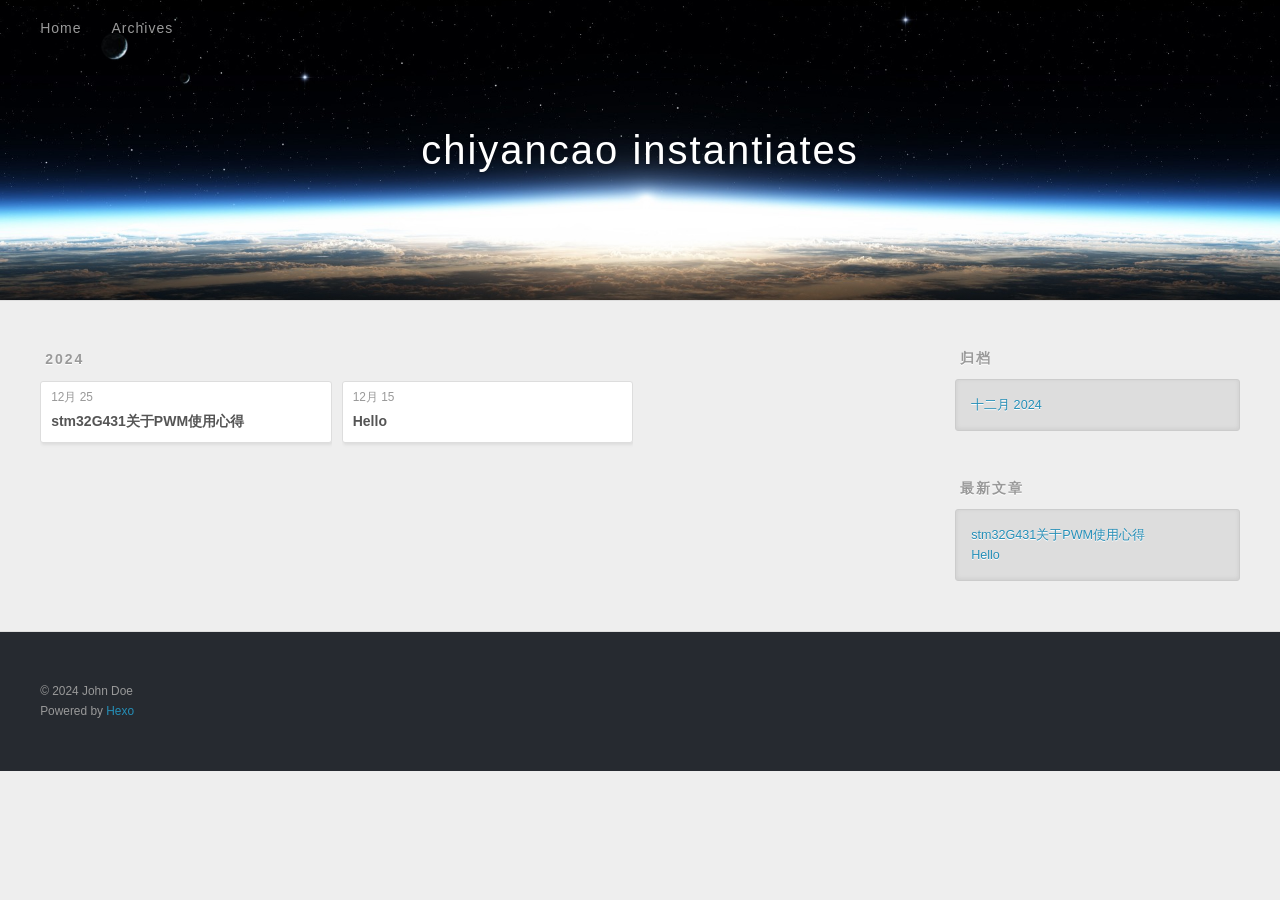
<file: archives/2024/index.html>
<!DOCTYPE html>
<html>
<head>
  <meta charset="utf-8">
  
  
  <title>归档: 2024 | chiyancao instantiates</title>
  <meta name="viewport" content="width=device-width, initial-scale=1, shrink-to-fit=no">
  <meta property="og:type" content="website">
<meta property="og:title" content="chiyancao instantiates">
<meta property="og:url" content="http://example.com/archives/2024/index.html">
<meta property="og:site_name" content="chiyancao instantiates">
<meta property="og:locale" content="zh_CN">
<meta property="article:author" content="John Doe">
<meta name="twitter:card" content="summary">
  
    <link rel="alternate" href="/atom.xml" title="chiyancao instantiates" type="application/atom+xml">
  
  
    <link rel="shortcut icon" href="/favicon.png">
  
  
  
<link rel="stylesheet" href="/css/style.css">

  
    
<link rel="stylesheet" href="/fancybox/jquery.fancybox.min.css">

  
  
<meta name="generator" content="Hexo 7.3.0"></head>

<body>
  <div id="container">
    <div id="wrap">
      <header id="header">
  <div id="banner"></div>
  <div id="header-outer" class="outer">
    <div id="header-title" class="inner">
      <h1 id="logo-wrap">
        <a href="/" id="logo">chiyancao instantiates</a>
      </h1>
      
    </div>
    <div id="header-inner" class="inner">
      <nav id="main-nav">
        <a id="main-nav-toggle" class="nav-icon"><span class="fa fa-bars"></span></a>
        
          <a class="main-nav-link" href="/">Home</a>
        
          <a class="main-nav-link" href="/archives">Archives</a>
        
      </nav>
      <nav id="sub-nav">
        
        
          <a class="nav-icon" href="/atom.xml" title="RSS 订阅"><span class="fa fa-rss"></span></a>
        
        <a class="nav-icon nav-search-btn" title="搜索"><span class="fa fa-search"></span></a>
      </nav>
      <div id="search-form-wrap">
        <form action="//google.com/search" method="get" accept-charset="UTF-8" class="search-form"><input type="search" name="q" class="search-form-input" placeholder="搜索"><button type="submit" class="search-form-submit">&#xF002;</button><input type="hidden" name="sitesearch" value="http://example.com"></form>
      </div>
    </div>
  </div>
</header>

      <div class="outer">
        <section id="main">
  
  
    
    
      
      
      <section class="archives-wrap">
        <div class="archive-year-wrap">
          <a href="/archives/2024" class="archive-year">2024</a>
        </div>
        <div class="archives">
    
    <article class="archive-article archive-type-post">
  <div class="archive-article-inner">
    <header class="archive-article-header">
      <a href="/2024/12/25/stm32G431%E5%85%B3%E4%BA%8EPWM%E4%BD%BF%E7%94%A8%E5%BF%83%E5%BE%97/" class="archive-article-date">
  <time class="dt-published" datetime="2024-12-25T13:36:30.000Z" itemprop="datePublished">12月 25</time>
</a>
      
  
    <h1 itemprop="name">
      <a class="archive-article-title" href="/2024/12/25/stm32G431%E5%85%B3%E4%BA%8EPWM%E4%BD%BF%E7%94%A8%E5%BF%83%E5%BE%97/">stm32G431关于PWM使用心得</a>
    </h1>
  

    </header>
  </div>
</article>
  
    
    
    <article class="archive-article archive-type-post">
  <div class="archive-article-inner">
    <header class="archive-article-header">
      <a href="/2024/12/15/hello-world/" class="archive-article-date">
  <time class="dt-published" datetime="2024-12-15T07:43:39.710Z" itemprop="datePublished">12月 15</time>
</a>
      
  
    <h1 itemprop="name">
      <a class="archive-article-title" href="/2024/12/15/hello-world/">Hello</a>
    </h1>
  

    </header>
  </div>
</article>
  
  
    </div></section>
  


</section>
        
          <aside id="sidebar">
  
    

  
    

  
    
  
    
  <div class="widget-wrap">
    <h3 class="widget-title">归档</h3>
    <div class="widget">
      <ul class="archive-list"><li class="archive-list-item"><a class="archive-list-link" href="/archives/2024/12/">十二月 2024</a></li></ul>
    </div>
  </div>


  
    
  <div class="widget-wrap">
    <h3 class="widget-title">最新文章</h3>
    <div class="widget">
      <ul>
        
          <li>
            <a href="/2024/12/25/stm32G431%E5%85%B3%E4%BA%8EPWM%E4%BD%BF%E7%94%A8%E5%BF%83%E5%BE%97/">stm32G431关于PWM使用心得</a>
          </li>
        
          <li>
            <a href="/2024/12/15/hello-world/">Hello</a>
          </li>
        
      </ul>
    </div>
  </div>

  
</aside>
        
      </div>
      <footer id="footer">
  
  <div class="outer">
    <div id="footer-info" class="inner">
      
      &copy; 2024 John Doe<br>
      Powered by <a href="https://hexo.io/" target="_blank">Hexo</a>
    </div>
  </div>
</footer>

    </div>
    <nav id="mobile-nav">
  
    <a href="/" class="mobile-nav-link">Home</a>
  
    <a href="/archives" class="mobile-nav-link">Archives</a>
  
</nav>
    


<script src="/js/jquery-3.6.4.min.js"></script>



  
<script src="/fancybox/jquery.fancybox.min.js"></script>




<script src="/js/script.js"></script>





  </div>
</body>
</html>
</file>
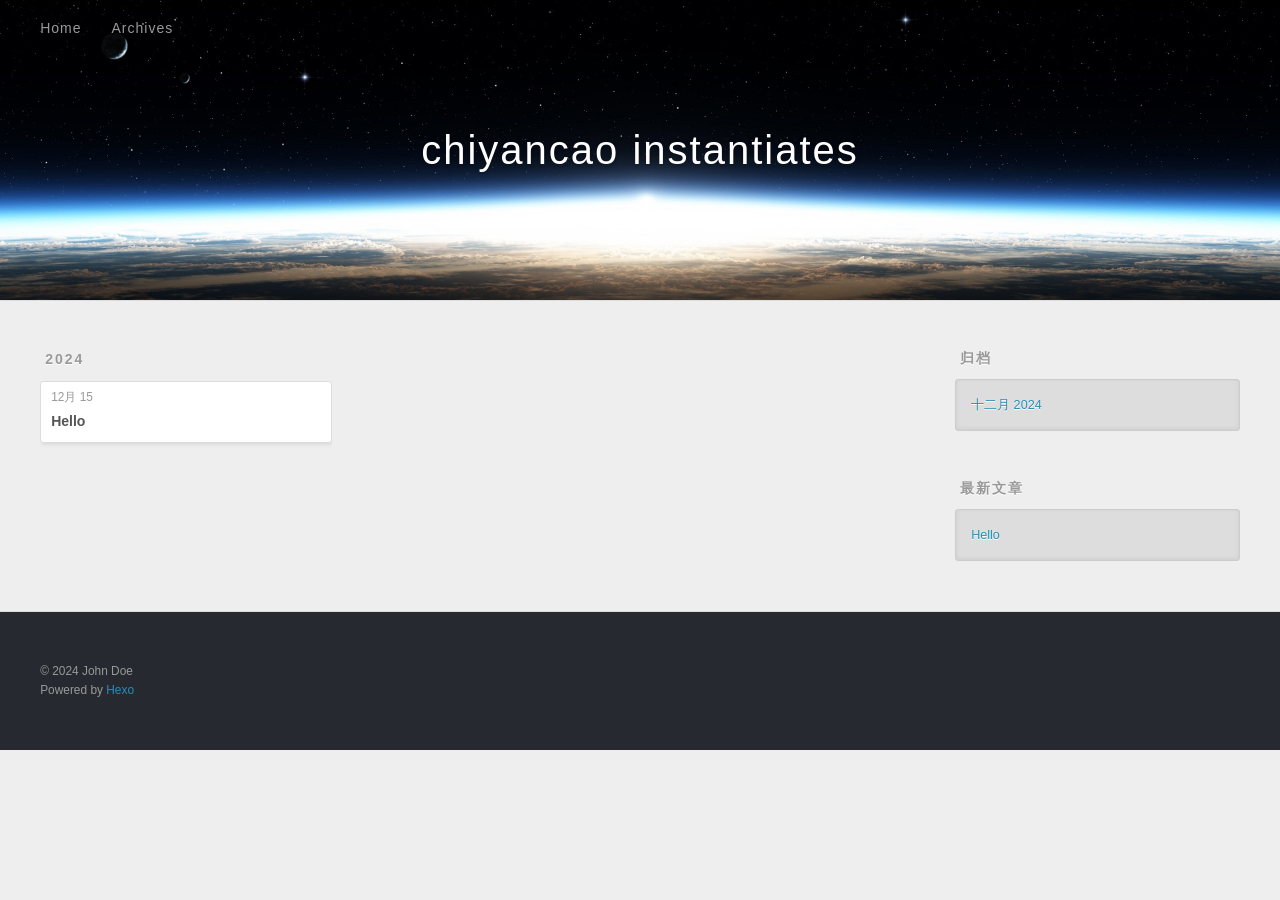
<file: archives/2024/12/index.html>
<!DOCTYPE html>
<html>
<head>
  <meta charset="utf-8">
  
  
  <title>归档: 2024/12 | chiyancao instantiates</title>
  <meta name="viewport" content="width=device-width, initial-scale=1, shrink-to-fit=no">
  <meta property="og:type" content="website">
<meta property="og:title" content="chiyancao instantiates">
<meta property="og:url" content="http://example.com/archives/2024/12/index.html">
<meta property="og:site_name" content="chiyancao instantiates">
<meta property="og:locale" content="zh_CN">
<meta property="article:author" content="John Doe">
<meta name="twitter:card" content="summary">
  
    <link rel="alternate" href="/atom.xml" title="chiyancao instantiates" type="application/atom+xml">
  
  
    <link rel="shortcut icon" href="/favicon.png">
  
  
  
<link rel="stylesheet" href="/css/style.css">

  
    
<link rel="stylesheet" href="/fancybox/jquery.fancybox.min.css">

  
  
<meta name="generator" content="Hexo 7.3.0"></head>

<body>
  <div id="container">
    <div id="wrap">
      <header id="header">
  <div id="banner"></div>
  <div id="header-outer" class="outer">
    <div id="header-title" class="inner">
      <h1 id="logo-wrap">
        <a href="/" id="logo">chiyancao instantiates</a>
      </h1>
      
    </div>
    <div id="header-inner" class="inner">
      <nav id="main-nav">
        <a id="main-nav-toggle" class="nav-icon"><span class="fa fa-bars"></span></a>
        
          <a class="main-nav-link" href="/">Home</a>
        
          <a class="main-nav-link" href="/archives">Archives</a>
        
      </nav>
      <nav id="sub-nav">
        
        
          <a class="nav-icon" href="/atom.xml" title="RSS 订阅"><span class="fa fa-rss"></span></a>
        
        <a class="nav-icon nav-search-btn" title="搜索"><span class="fa fa-search"></span></a>
      </nav>
      <div id="search-form-wrap">
        <form action="//google.com/search" method="get" accept-charset="UTF-8" class="search-form"><input type="search" name="q" class="search-form-input" placeholder="搜索"><button type="submit" class="search-form-submit">&#xF002;</button><input type="hidden" name="sitesearch" value="http://example.com"></form>
      </div>
    </div>
  </div>
</header>

      <div class="outer">
        <section id="main">
  
  
    
    
      
      
      <section class="archives-wrap">
        <div class="archive-year-wrap">
          <a href="/archives/2024" class="archive-year">2024</a>
        </div>
        <div class="archives">
    
    <article class="archive-article archive-type-post">
  <div class="archive-article-inner">
    <header class="archive-article-header">
      <a href="/2024/12/15/hello-world/" class="archive-article-date">
  <time class="dt-published" datetime="2024-12-15T07:43:39.710Z" itemprop="datePublished">12月 15</time>
</a>
      
  
    <h1 itemprop="name">
      <a class="archive-article-title" href="/2024/12/15/hello-world/">Hello</a>
    </h1>
  

    </header>
  </div>
</article>
  
  
    </div></section>
  


</section>
        
          <aside id="sidebar">
  
    

  
    

  
    
  
    
  <div class="widget-wrap">
    <h3 class="widget-title">归档</h3>
    <div class="widget">
      <ul class="archive-list"><li class="archive-list-item"><a class="archive-list-link" href="/archives/2024/12/">十二月 2024</a></li></ul>
    </div>
  </div>


  
    
  <div class="widget-wrap">
    <h3 class="widget-title">最新文章</h3>
    <div class="widget">
      <ul>
        
          <li>
            <a href="/2024/12/15/hello-world/">Hello</a>
          </li>
        
      </ul>
    </div>
  </div>

  
</aside>
        
      </div>
      <footer id="footer">
  
  <div class="outer">
    <div id="footer-info" class="inner">
      
      &copy; 2024 John Doe<br>
      Powered by <a href="https://hexo.io/" target="_blank">Hexo</a>
    </div>
  </div>
</footer>

    </div>
    <nav id="mobile-nav">
  
    <a href="/" class="mobile-nav-link">Home</a>
  
    <a href="/archives" class="mobile-nav-link">Archives</a>
  
</nav>
    


<script src="/js/jquery-3.6.4.min.js"></script>



  
<script src="/fancybox/jquery.fancybox.min.js"></script>




<script src="/js/script.js"></script>





  </div>
</body>
</html>
</file>
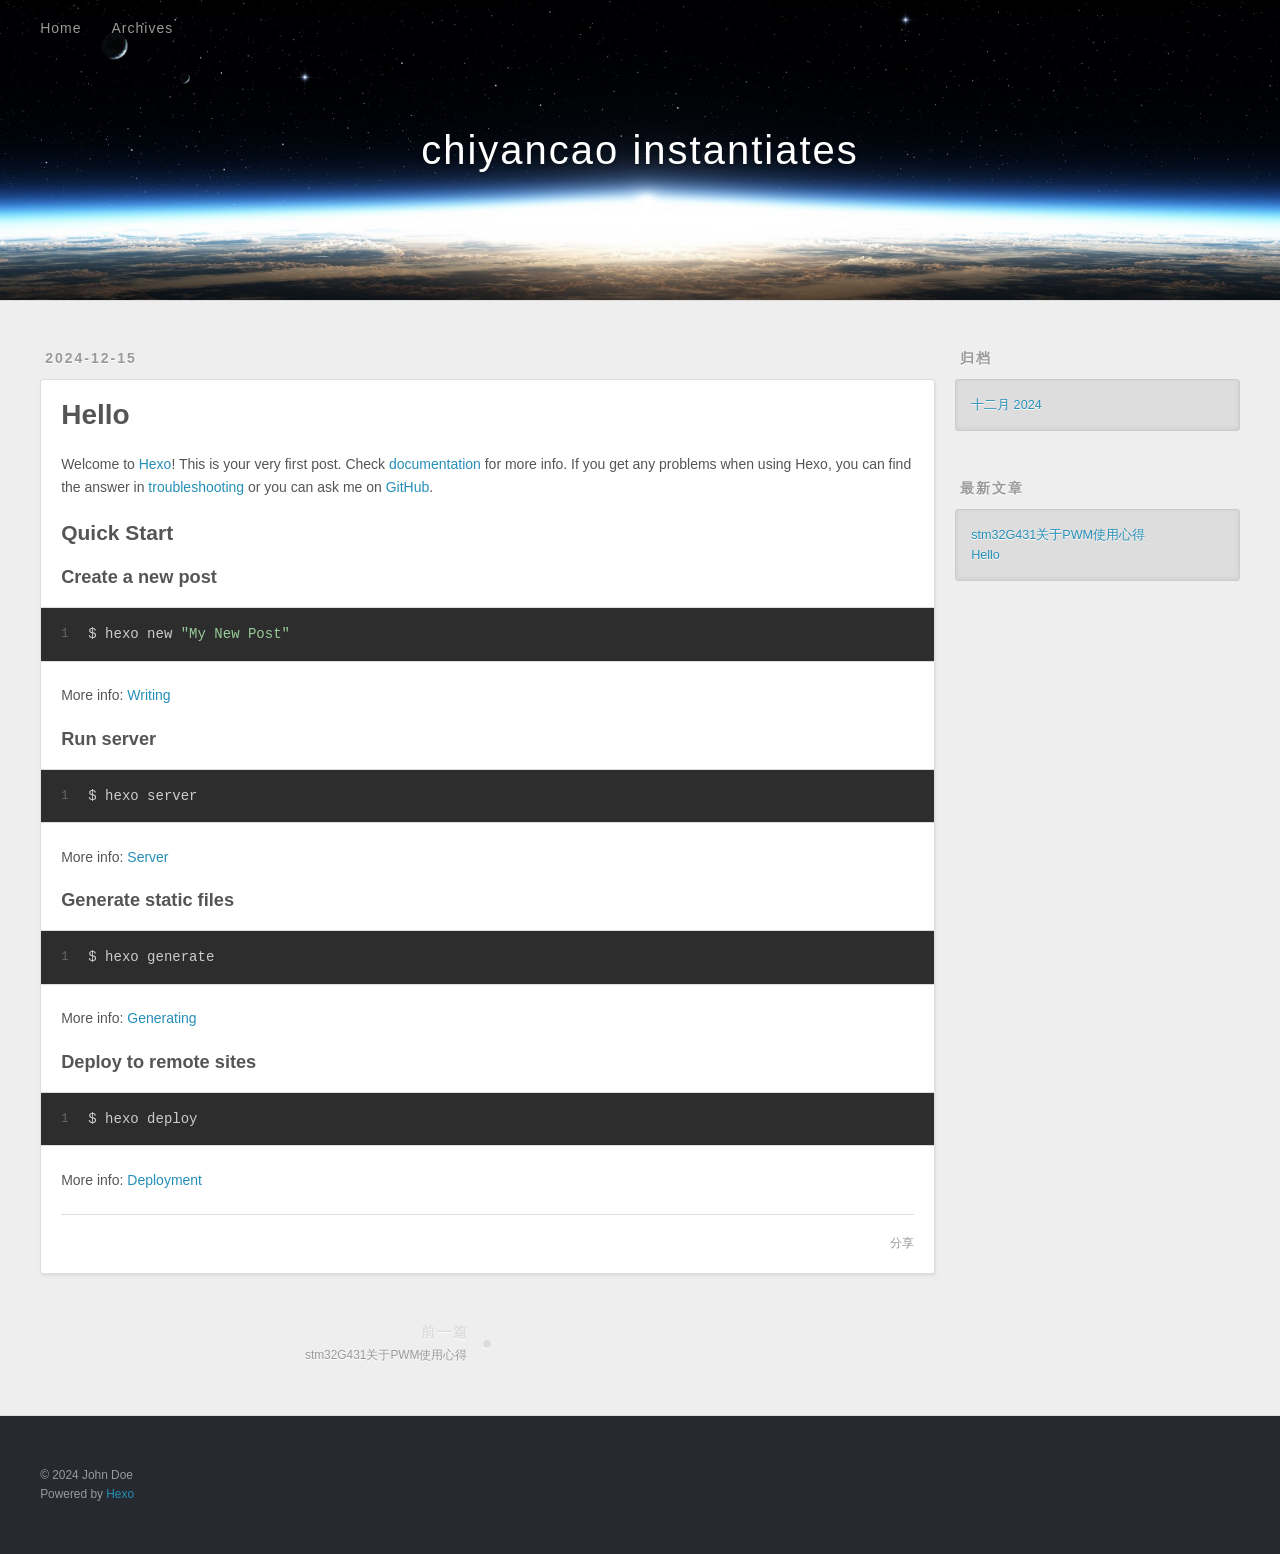
<file: 2024/12/15/hello-world/index.html>
<!DOCTYPE html>
<html>
<head>
  <meta charset="utf-8">
  
  
  <title>Hello | chiyancao instantiates</title>
  <meta name="viewport" content="width=device-width, initial-scale=1, shrink-to-fit=no">
  <meta name="description" content="Welcome to Hexo! This is your very first post. Check documentation for more info. If you get any problems when using Hexo, you can find the answer in troubleshooting or you can ask me on GitHub. Quick">
<meta property="og:type" content="article">
<meta property="og:title" content="Hello">
<meta property="og:url" content="http://example.com/2024/12/15/hello-world/index.html">
<meta property="og:site_name" content="chiyancao instantiates">
<meta property="og:description" content="Welcome to Hexo! This is your very first post. Check documentation for more info. If you get any problems when using Hexo, you can find the answer in troubleshooting or you can ask me on GitHub. Quick">
<meta property="og:locale" content="zh_CN">
<meta property="article:published_time" content="2024-12-15T07:43:39.710Z">
<meta property="article:modified_time" content="2024-12-15T10:29:54.233Z">
<meta property="article:author" content="John Doe">
<meta name="twitter:card" content="summary">
  
    <link rel="alternate" href="/atom.xml" title="chiyancao instantiates" type="application/atom+xml">
  
  
    <link rel="shortcut icon" href="/favicon.png">
  
  
  
<link rel="stylesheet" href="/css/style.css">

  
    
<link rel="stylesheet" href="/fancybox/jquery.fancybox.min.css">

  
  
<meta name="generator" content="Hexo 7.3.0"></head>

<body>
  <div id="container">
    <div id="wrap">
      <header id="header">
  <div id="banner"></div>
  <div id="header-outer" class="outer">
    <div id="header-title" class="inner">
      <h1 id="logo-wrap">
        <a href="/" id="logo">chiyancao instantiates</a>
      </h1>
      
    </div>
    <div id="header-inner" class="inner">
      <nav id="main-nav">
        <a id="main-nav-toggle" class="nav-icon"><span class="fa fa-bars"></span></a>
        
          <a class="main-nav-link" href="/">Home</a>
        
          <a class="main-nav-link" href="/archives">Archives</a>
        
      </nav>
      <nav id="sub-nav">
        
        
          <a class="nav-icon" href="/atom.xml" title="RSS 订阅"><span class="fa fa-rss"></span></a>
        
        <a class="nav-icon nav-search-btn" title="搜索"><span class="fa fa-search"></span></a>
      </nav>
      <div id="search-form-wrap">
        <form action="//google.com/search" method="get" accept-charset="UTF-8" class="search-form"><input type="search" name="q" class="search-form-input" placeholder="搜索"><button type="submit" class="search-form-submit">&#xF002;</button><input type="hidden" name="sitesearch" value="http://example.com"></form>
      </div>
    </div>
  </div>
</header>

      <div class="outer">
        <section id="main"><article id="post-hello-world" class="h-entry article article-type-post" itemprop="blogPost" itemscope itemtype="https://schema.org/BlogPosting">
  <div class="article-meta">
    <a href="/2024/12/15/hello-world/" class="article-date">
  <time class="dt-published" datetime="2024-12-15T07:43:39.710Z" itemprop="datePublished">2024-12-15</time>
</a>
    
  </div>
  <div class="article-inner">
    
    
      <header class="article-header">
        
  
    <h1 class="p-name article-title" itemprop="headline name">
      Hello
    </h1>
  

      </header>
    
    <div class="e-content article-entry" itemprop="articleBody">
      
        <p>Welcome to <a target="_blank" rel="noopener" href="https://hexo.io/">Hexo</a>! This is your very first post. Check <a target="_blank" rel="noopener" href="https://hexo.io/docs/">documentation</a> for more info. If you get any problems when using Hexo, you can find the answer in <a target="_blank" rel="noopener" href="https://hexo.io/docs/troubleshooting.html">troubleshooting</a> or you can ask me on <a target="_blank" rel="noopener" href="https://github.com/hexojs/hexo/issues">GitHub</a>.</p>
<h2 id="Quick-Start"><a href="#Quick-Start" class="headerlink" title="Quick Start"></a>Quick Start</h2><h3 id="Create-a-new-post"><a href="#Create-a-new-post" class="headerlink" title="Create a new post"></a>Create a new post</h3><figure class="highlight bash"><table><tr><td class="gutter"><pre><span class="line">1</span><br></pre></td><td class="code"><pre><span class="line">$ hexo new <span class="string">&quot;My New Post&quot;</span></span><br></pre></td></tr></table></figure>

<p>More info: <a target="_blank" rel="noopener" href="https://hexo.io/docs/writing.html">Writing</a></p>
<h3 id="Run-server"><a href="#Run-server" class="headerlink" title="Run server"></a>Run server</h3><figure class="highlight bash"><table><tr><td class="gutter"><pre><span class="line">1</span><br></pre></td><td class="code"><pre><span class="line">$ hexo server</span><br></pre></td></tr></table></figure>

<p>More info: <a target="_blank" rel="noopener" href="https://hexo.io/docs/server.html">Server</a></p>
<h3 id="Generate-static-files"><a href="#Generate-static-files" class="headerlink" title="Generate static files"></a>Generate static files</h3><figure class="highlight bash"><table><tr><td class="gutter"><pre><span class="line">1</span><br></pre></td><td class="code"><pre><span class="line">$ hexo generate</span><br></pre></td></tr></table></figure>

<p>More info: <a target="_blank" rel="noopener" href="https://hexo.io/docs/generating.html">Generating</a></p>
<h3 id="Deploy-to-remote-sites"><a href="#Deploy-to-remote-sites" class="headerlink" title="Deploy to remote sites"></a>Deploy to remote sites</h3><figure class="highlight bash"><table><tr><td class="gutter"><pre><span class="line">1</span><br></pre></td><td class="code"><pre><span class="line">$ hexo deploy</span><br></pre></td></tr></table></figure>

<p>More info: <a target="_blank" rel="noopener" href="https://hexo.io/docs/one-command-deployment.html">Deployment</a></p>

      
    </div>
    <footer class="article-footer">
      <a data-url="http://example.com/2024/12/15/hello-world/" data-id="cm4pgsqw10001ugpz2o3n2d4h" data-title="Hello" class="article-share-link"><span class="fa fa-share">分享</span></a>
      
      
      
    </footer>
  </div>
  
    
<nav id="article-nav">
  
    <a href="/2024/12/25/stm32G431%E5%85%B3%E4%BA%8EPWM%E4%BD%BF%E7%94%A8%E5%BF%83%E5%BE%97/" id="article-nav-newer" class="article-nav-link-wrap">
      <strong class="article-nav-caption">前一篇</strong>
      <div class="article-nav-title">
        
          stm32G431关于PWM使用心得
        
      </div>
    </a>
  
  
</nav>

  
</article>


</section>
        
          <aside id="sidebar">
  
    

  
    

  
    
  
    
  <div class="widget-wrap">
    <h3 class="widget-title">归档</h3>
    <div class="widget">
      <ul class="archive-list"><li class="archive-list-item"><a class="archive-list-link" href="/archives/2024/12/">十二月 2024</a></li></ul>
    </div>
  </div>


  
    
  <div class="widget-wrap">
    <h3 class="widget-title">最新文章</h3>
    <div class="widget">
      <ul>
        
          <li>
            <a href="/2024/12/25/stm32G431%E5%85%B3%E4%BA%8EPWM%E4%BD%BF%E7%94%A8%E5%BF%83%E5%BE%97/">stm32G431关于PWM使用心得</a>
          </li>
        
          <li>
            <a href="/2024/12/15/hello-world/">Hello</a>
          </li>
        
      </ul>
    </div>
  </div>

  
</aside>
        
      </div>
      <footer id="footer">
  
  <div class="outer">
    <div id="footer-info" class="inner">
      
      &copy; 2024 John Doe<br>
      Powered by <a href="https://hexo.io/" target="_blank">Hexo</a>
    </div>
  </div>
</footer>

    </div>
    <nav id="mobile-nav">
  
    <a href="/" class="mobile-nav-link">Home</a>
  
    <a href="/archives" class="mobile-nav-link">Archives</a>
  
</nav>
    


<script src="/js/jquery-3.6.4.min.js"></script>



  
<script src="/fancybox/jquery.fancybox.min.js"></script>




<script src="/js/script.js"></script>





  </div>
</body>
</html>
</file>
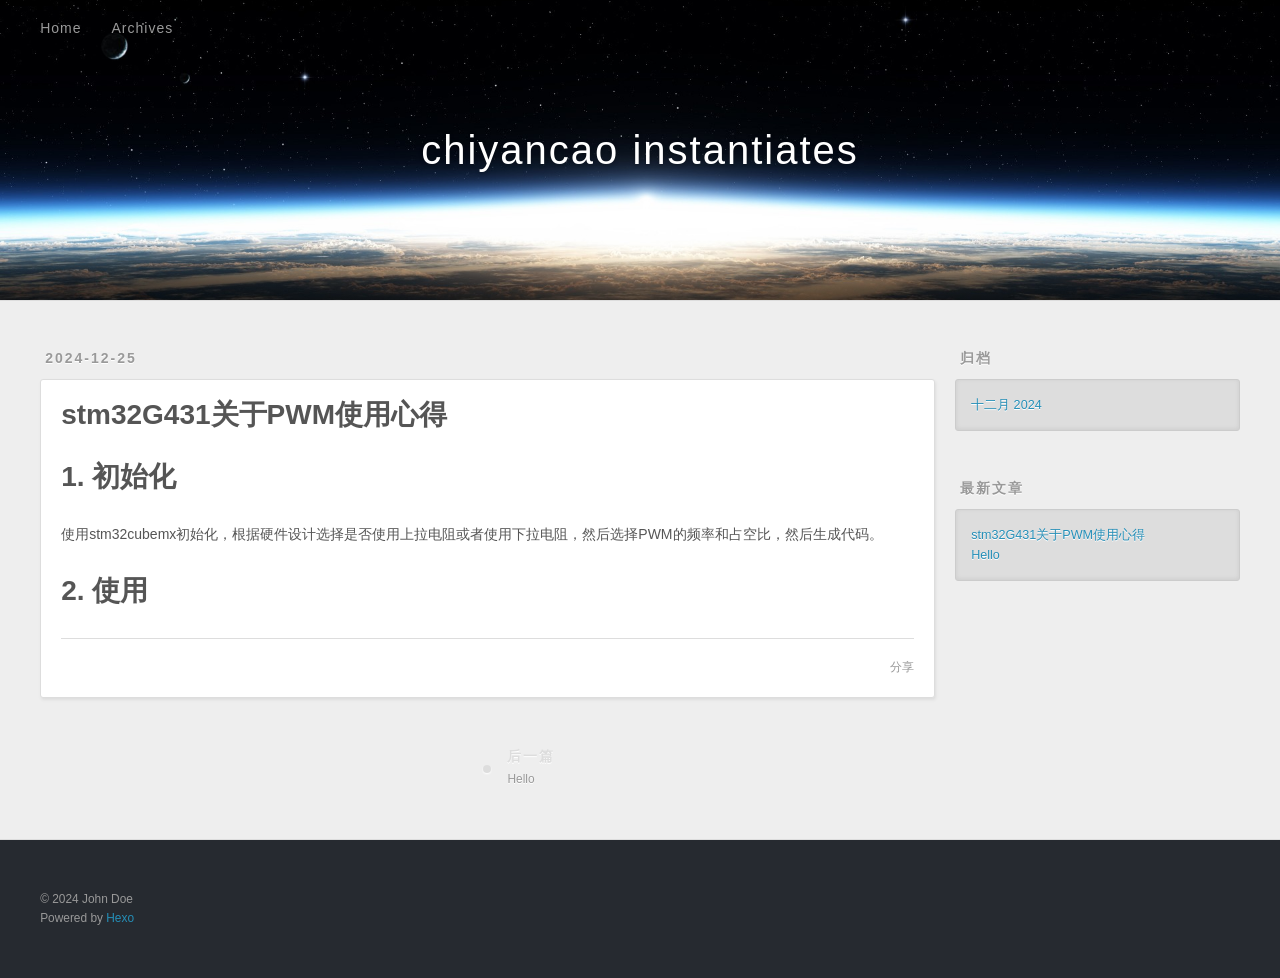
<file: 2024/12/25/stm32G431关于PWM使用心得/index.html>
<!DOCTYPE html>
<html>
<head>
  <meta charset="utf-8">
  
  
  <title>stm32G431关于PWM使用心得 | chiyancao instantiates</title>
  <meta name="viewport" content="width=device-width, initial-scale=1, shrink-to-fit=no">
  <meta name="description" content="1. 初始化使用stm32cubemx初始化，根据硬件设计选择是否使用上拉电阻或者使用下拉电阻，然后选择PWM的频率和占空比，然后生成代码。 2. 使用">
<meta property="og:type" content="article">
<meta property="og:title" content="stm32G431关于PWM使用心得">
<meta property="og:url" content="http://example.com/2024/12/25/stm32G431%E5%85%B3%E4%BA%8EPWM%E4%BD%BF%E7%94%A8%E5%BF%83%E5%BE%97/index.html">
<meta property="og:site_name" content="chiyancao instantiates">
<meta property="og:description" content="1. 初始化使用stm32cubemx初始化，根据硬件设计选择是否使用上拉电阻或者使用下拉电阻，然后选择PWM的频率和占空比，然后生成代码。 2. 使用">
<meta property="og:locale" content="zh_CN">
<meta property="article:published_time" content="2024-12-25T13:36:30.000Z">
<meta property="article:modified_time" content="2024-12-25T14:00:37.101Z">
<meta property="article:author" content="John Doe">
<meta name="twitter:card" content="summary">
  
    <link rel="alternate" href="/atom.xml" title="chiyancao instantiates" type="application/atom+xml">
  
  
    <link rel="shortcut icon" href="/favicon.png">
  
  
  
<link rel="stylesheet" href="/css/style.css">

  
    
<link rel="stylesheet" href="/fancybox/jquery.fancybox.min.css">

  
  
<meta name="generator" content="Hexo 7.3.0"></head>

<body>
  <div id="container">
    <div id="wrap">
      <header id="header">
  <div id="banner"></div>
  <div id="header-outer" class="outer">
    <div id="header-title" class="inner">
      <h1 id="logo-wrap">
        <a href="/" id="logo">chiyancao instantiates</a>
      </h1>
      
    </div>
    <div id="header-inner" class="inner">
      <nav id="main-nav">
        <a id="main-nav-toggle" class="nav-icon"><span class="fa fa-bars"></span></a>
        
          <a class="main-nav-link" href="/">Home</a>
        
          <a class="main-nav-link" href="/archives">Archives</a>
        
      </nav>
      <nav id="sub-nav">
        
        
          <a class="nav-icon" href="/atom.xml" title="RSS 订阅"><span class="fa fa-rss"></span></a>
        
        <a class="nav-icon nav-search-btn" title="搜索"><span class="fa fa-search"></span></a>
      </nav>
      <div id="search-form-wrap">
        <form action="//google.com/search" method="get" accept-charset="UTF-8" class="search-form"><input type="search" name="q" class="search-form-input" placeholder="搜索"><button type="submit" class="search-form-submit">&#xF002;</button><input type="hidden" name="sitesearch" value="http://example.com"></form>
      </div>
    </div>
  </div>
</header>

      <div class="outer">
        <section id="main"><article id="post-stm32G431关于PWM使用心得" class="h-entry article article-type-post" itemprop="blogPost" itemscope itemtype="https://schema.org/BlogPosting">
  <div class="article-meta">
    <a href="/2024/12/25/stm32G431%E5%85%B3%E4%BA%8EPWM%E4%BD%BF%E7%94%A8%E5%BF%83%E5%BE%97/" class="article-date">
  <time class="dt-published" datetime="2024-12-25T13:36:30.000Z" itemprop="datePublished">2024-12-25</time>
</a>
    
  </div>
  <div class="article-inner">
    
    
      <header class="article-header">
        
  
    <h1 class="p-name article-title" itemprop="headline name">
      stm32G431关于PWM使用心得
    </h1>
  

      </header>
    
    <div class="e-content article-entry" itemprop="articleBody">
      
        <h1 id="1-初始化"><a href="#1-初始化" class="headerlink" title="1. 初始化"></a>1. 初始化</h1><p>使用stm32cubemx初始化，根据硬件设计选择是否使用上拉电阻或者使用下拉电阻，然后选择PWM的频率和占空比，然后生成代码。</p>
<h1 id="2-使用"><a href="#2-使用" class="headerlink" title="2. 使用"></a>2. 使用</h1>
      
    </div>
    <footer class="article-footer">
      <a data-url="http://example.com/2024/12/25/stm32G431%E5%85%B3%E4%BA%8EPWM%E4%BD%BF%E7%94%A8%E5%BF%83%E5%BE%97/" data-id="cm53y447l00006wpz8z2fayr0" data-title="stm32G431关于PWM使用心得" class="article-share-link"><span class="fa fa-share">分享</span></a>
      
      
      
    </footer>
  </div>
  
    
<nav id="article-nav">
  
  
    <a href="/2024/12/15/hello-world/" id="article-nav-older" class="article-nav-link-wrap">
      <strong class="article-nav-caption">后一篇</strong>
      <div class="article-nav-title">Hello</div>
    </a>
  
</nav>

  
</article>


</section>
        
          <aside id="sidebar">
  
    

  
    

  
    
  
    
  <div class="widget-wrap">
    <h3 class="widget-title">归档</h3>
    <div class="widget">
      <ul class="archive-list"><li class="archive-list-item"><a class="archive-list-link" href="/archives/2024/12/">十二月 2024</a></li></ul>
    </div>
  </div>


  
    
  <div class="widget-wrap">
    <h3 class="widget-title">最新文章</h3>
    <div class="widget">
      <ul>
        
          <li>
            <a href="/2024/12/25/stm32G431%E5%85%B3%E4%BA%8EPWM%E4%BD%BF%E7%94%A8%E5%BF%83%E5%BE%97/">stm32G431关于PWM使用心得</a>
          </li>
        
          <li>
            <a href="/2024/12/15/hello-world/">Hello</a>
          </li>
        
      </ul>
    </div>
  </div>

  
</aside>
        
      </div>
      <footer id="footer">
  
  <div class="outer">
    <div id="footer-info" class="inner">
      
      &copy; 2024 John Doe<br>
      Powered by <a href="https://hexo.io/" target="_blank">Hexo</a>
    </div>
  </div>
</footer>

    </div>
    <nav id="mobile-nav">
  
    <a href="/" class="mobile-nav-link">Home</a>
  
    <a href="/archives" class="mobile-nav-link">Archives</a>
  
</nav>
    


<script src="/js/jquery-3.6.4.min.js"></script>



  
<script src="/fancybox/jquery.fancybox.min.js"></script>




<script src="/js/script.js"></script>





  </div>
</body>
</html>
</file>
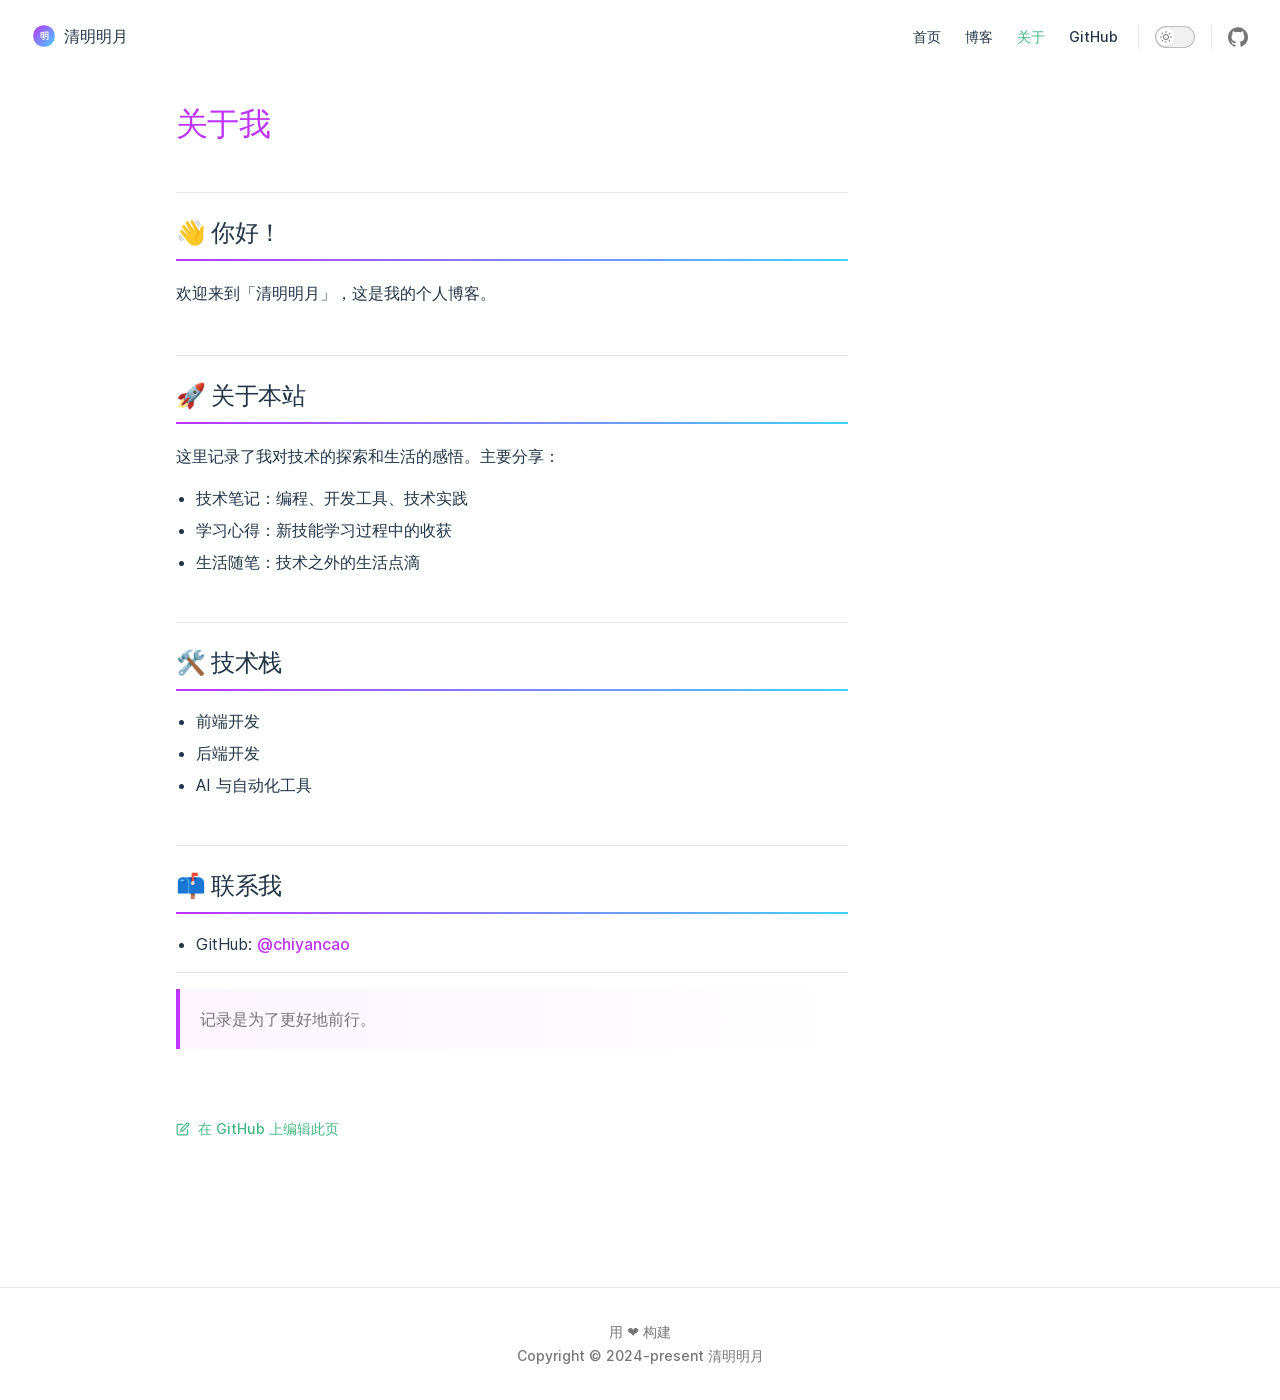
<file: about.html>
<!DOCTYPE html>
<html lang="zh-CN">
  <head>
    <meta charset="utf-8">
    <meta name="viewport" content="width=device-width,initial-scale=1">
    <title>关于 | 清明明月</title>
    <meta name="description" content="记录生活，分享技术">
    <link rel="stylesheet" href="/assets/style.a42daaad.css">
    <link rel="modulepreload" href="/assets/app.d91c4c0b.js">
    <link rel="modulepreload" href="/assets/about.md.ff143901.lean.js">
    
    <link rel="icon" href="/favicon.ico">
  <meta name="theme-color" content="#3eaf7c">
  <meta name="og:type" content="website">
  <meta name="og:site_name" content="清明明月">
  <meta name="og:title" content="清明明月 | 记录生活，分享技术">
  <meta name="og:description" content="个人技术博客，分享编程、技术、生活心得">
  <script id="check-dark-light">(()=>{const e=localStorage.getItem("vitepress-theme-appearance")||"",a=window.matchMedia("(prefers-color-scheme: dark)").matches;(!e||e==="auto"?a:e==="dark")&&document.documentElement.classList.add("dark")})();</script>
  </head>
  <body>
    <div id="app"><div class="Layout" data-v-f44a984a><!--[--><!--]--><!--[--><span tabindex="-1" data-v-151f2593></span><a href="#VPContent" class="VPSkipLink visually-hidden" data-v-151f2593> Skip to content </a><!--]--><!----><header class="VPNav no-sidebar" data-v-f44a984a data-v-a50780ff><div class="VPNavBar" data-v-a50780ff data-v-6f1d18b5><div class="container" data-v-6f1d18b5><div class="VPNavBarTitle" data-v-6f1d18b5 data-v-d5925166><a class="title" href="/" data-v-d5925166><!--[--><!--]--><!--[--><img class="VPImage logo" src="/logo.svg" alt data-v-b7ac6bd3><!--]--><!--[-->清明明月<!--]--><!--[--><!--]--></a></div><div class="content" data-v-6f1d18b5><!--[--><!--]--><!----><nav aria-labelledby="main-nav-aria-label" class="VPNavBarMenu menu" data-v-6f1d18b5 data-v-f83db6ba><span id="main-nav-aria-label" class="visually-hidden" data-v-f83db6ba>Main Navigation</span><!--[--><!--[--><a class="VPLink link VPNavBarMenuLink" href="/" data-v-f83db6ba data-v-47a2263e data-v-3c355974><!--[-->首页<!--]--><!----></a><!--]--><!--[--><a class="VPLink link VPNavBarMenuLink" href="/posts/" data-v-f83db6ba data-v-47a2263e data-v-3c355974><!--[-->博客<!--]--><!----></a><!--]--><!--[--><a class="VPLink link VPNavBarMenuLink active" href="/about.html" data-v-f83db6ba data-v-47a2263e data-v-3c355974><!--[-->关于<!--]--><!----></a><!--]--><!--[--><a class="VPLink link VPNavBarMenuLink" href="https://github.com/chiyancao" target="_blank" rel="noreferrer" data-v-f83db6ba data-v-47a2263e data-v-3c355974><!--[-->GitHub<!--]--><!----></a><!--]--><!--]--></nav><!----><div class="VPNavBarAppearance appearance" data-v-6f1d18b5 data-v-a3e7452b><button class="VPSwitch VPSwitchAppearance" type="button" role="switch" aria-label="toggle dark mode" aria-checked="false" data-v-a3e7452b data-v-481098f9 data-v-eba7420e><span class="check" data-v-eba7420e><span class="icon" data-v-eba7420e><!--[--><svg xmlns="http://www.w3.org/2000/svg" aria-hidden="true" focusable="false" viewbox="0 0 24 24" class="sun" data-v-481098f9><path d="M12,18c-3.3,0-6-2.7-6-6s2.7-6,6-6s6,2.7,6,6S15.3,18,12,18zM12,8c-2.2,0-4,1.8-4,4c0,2.2,1.8,4,4,4c2.2,0,4-1.8,4-4C16,9.8,14.2,8,12,8z"></path><path d="M12,4c-0.6,0-1-0.4-1-1V1c0-0.6,0.4-1,1-1s1,0.4,1,1v2C13,3.6,12.6,4,12,4z"></path><path d="M12,24c-0.6,0-1-0.4-1-1v-2c0-0.6,0.4-1,1-1s1,0.4,1,1v2C13,23.6,12.6,24,12,24z"></path><path d="M5.6,6.6c-0.3,0-0.5-0.1-0.7-0.3L3.5,4.9c-0.4-0.4-0.4-1,0-1.4s1-0.4,1.4,0l1.4,1.4c0.4,0.4,0.4,1,0,1.4C6.2,6.5,5.9,6.6,5.6,6.6z"></path><path d="M19.8,20.8c-0.3,0-0.5-0.1-0.7-0.3l-1.4-1.4c-0.4-0.4-0.4-1,0-1.4s1-0.4,1.4,0l1.4,1.4c0.4,0.4,0.4,1,0,1.4C20.3,20.7,20,20.8,19.8,20.8z"></path><path d="M3,13H1c-0.6,0-1-0.4-1-1s0.4-1,1-1h2c0.6,0,1,0.4,1,1S3.6,13,3,13z"></path><path d="M23,13h-2c-0.6,0-1-0.4-1-1s0.4-1,1-1h2c0.6,0,1,0.4,1,1S23.6,13,23,13z"></path><path d="M4.2,20.8c-0.3,0-0.5-0.1-0.7-0.3c-0.4-0.4-0.4-1,0-1.4l1.4-1.4c0.4-0.4,1-0.4,1.4,0s0.4,1,0,1.4l-1.4,1.4C4.7,20.7,4.5,20.8,4.2,20.8z"></path><path d="M18.4,6.6c-0.3,0-0.5-0.1-0.7-0.3c-0.4-0.4-0.4-1,0-1.4l1.4-1.4c0.4-0.4,1-0.4,1.4,0s0.4,1,0,1.4l-1.4,1.4C18.9,6.5,18.6,6.6,18.4,6.6z"></path></svg><svg xmlns="http://www.w3.org/2000/svg" aria-hidden="true" focusable="false" viewbox="0 0 24 24" class="moon" data-v-481098f9><path d="M12.1,22c-0.3,0-0.6,0-0.9,0c-5.5-0.5-9.5-5.4-9-10.9c0.4-4.8,4.2-8.6,9-9c0.4,0,0.8,0.2,1,0.5c0.2,0.3,0.2,0.8-0.1,1.1c-2,2.7-1.4,6.4,1.3,8.4c2.1,1.6,5,1.6,7.1,0c0.3-0.2,0.7-0.3,1.1-0.1c0.3,0.2,0.5,0.6,0.5,1c-0.2,2.7-1.5,5.1-3.6,6.8C16.6,21.2,14.4,22,12.1,22zM9.3,4.4c-2.9,1-5,3.6-5.2,6.8c-0.4,4.4,2.8,8.3,7.2,8.7c2.1,0.2,4.2-0.4,5.8-1.8c1.1-0.9,1.9-2.1,2.4-3.4c-2.5,0.9-5.3,0.5-7.5-1.1C9.2,11.4,8.1,7.7,9.3,4.4z"></path></svg><!--]--></span></span></button></div><div class="VPSocialLinks VPNavBarSocialLinks social-links" data-v-6f1d18b5 data-v-738bef5a data-v-f6988cfb><!--[--><a class="VPSocialLink" href="https://github.com/chiyancao" target="_blank" rel="noopener" data-v-f6988cfb data-v-e57698f6><svg role="img" viewBox="0 0 24 24" xmlns="http://www.w3.org/2000/svg"><title>GitHub</title><path d="M12 .297c-6.63 0-12 5.373-12 12 0 5.303 3.438 9.8 8.205 11.385.6.113.82-.258.82-.577 0-.285-.01-1.04-.015-2.04-3.338.724-4.042-1.61-4.042-1.61C4.422 18.07 3.633 17.7 3.633 17.7c-1.087-.744.084-.729.084-.729 1.205.084 1.838 1.236 1.838 1.236 1.07 1.835 2.809 1.305 3.495.998.108-.776.417-1.305.76-1.605-2.665-.3-5.466-1.332-5.466-5.93 0-1.31.465-2.38 1.235-3.22-.135-.303-.54-1.523.105-3.176 0 0 1.005-.322 3.3 1.23.96-.267 1.98-.399 3-.405 1.02.006 2.04.138 3 .405 2.28-1.552 3.285-1.23 3.285-1.23.645 1.653.24 2.873.12 3.176.765.84 1.23 1.91 1.23 3.22 0 4.61-2.805 5.625-5.475 5.92.42.36.81 1.096.81 2.22 0 1.606-.015 2.896-.015 3.286 0 .315.21.69.825.57C20.565 22.092 24 17.592 24 12.297c0-6.627-5.373-12-12-12"/></svg></a><!--]--></div><div class="VPFlyout VPNavBarExtra extra" data-v-6f1d18b5 data-v-e4361c82 data-v-6ffb57d3><button type="button" class="button" aria-haspopup="true" aria-expanded="false" aria-label="extra navigation" data-v-6ffb57d3><svg xmlns="http://www.w3.org/2000/svg" aria-hidden="true" focusable="false" viewbox="0 0 24 24" class="icon" data-v-6ffb57d3><circle cx="12" cy="12" r="2"></circle><circle cx="19" cy="12" r="2"></circle><circle cx="5" cy="12" r="2"></circle></svg></button><div class="menu" data-v-6ffb57d3><div class="VPMenu" data-v-6ffb57d3 data-v-1c5d0cfc><!----><!--[--><!--[--><!----><div class="group" data-v-e4361c82><div class="item appearance" data-v-e4361c82><p class="label" data-v-e4361c82>Appearance</p><div class="appearance-action" data-v-e4361c82><button class="VPSwitch VPSwitchAppearance" type="button" role="switch" aria-label="toggle dark mode" aria-checked="false" data-v-e4361c82 data-v-481098f9 data-v-eba7420e><span class="check" data-v-eba7420e><span class="icon" data-v-eba7420e><!--[--><svg xmlns="http://www.w3.org/2000/svg" aria-hidden="true" focusable="false" viewbox="0 0 24 24" class="sun" data-v-481098f9><path d="M12,18c-3.3,0-6-2.7-6-6s2.7-6,6-6s6,2.7,6,6S15.3,18,12,18zM12,8c-2.2,0-4,1.8-4,4c0,2.2,1.8,4,4,4c2.2,0,4-1.8,4-4C16,9.8,14.2,8,12,8z"></path><path d="M12,4c-0.6,0-1-0.4-1-1V1c0-0.6,0.4-1,1-1s1,0.4,1,1v2C13,3.6,12.6,4,12,4z"></path><path d="M12,24c-0.6,0-1-0.4-1-1v-2c0-0.6,0.4-1,1-1s1,0.4,1,1v2C13,23.6,12.6,24,12,24z"></path><path d="M5.6,6.6c-0.3,0-0.5-0.1-0.7-0.3L3.5,4.9c-0.4-0.4-0.4-1,0-1.4s1-0.4,1.4,0l1.4,1.4c0.4,0.4,0.4,1,0,1.4C6.2,6.5,5.9,6.6,5.6,6.6z"></path><path d="M19.8,20.8c-0.3,0-0.5-0.1-0.7-0.3l-1.4-1.4c-0.4-0.4-0.4-1,0-1.4s1-0.4,1.4,0l1.4,1.4c0.4,0.4,0.4,1,0,1.4C20.3,20.7,20,20.8,19.8,20.8z"></path><path d="M3,13H1c-0.6,0-1-0.4-1-1s0.4-1,1-1h2c0.6,0,1,0.4,1,1S3.6,13,3,13z"></path><path d="M23,13h-2c-0.6,0-1-0.4-1-1s0.4-1,1-1h2c0.6,0,1,0.4,1,1S23.6,13,23,13z"></path><path d="M4.2,20.8c-0.3,0-0.5-0.1-0.7-0.3c-0.4-0.4-0.4-1,0-1.4l1.4-1.4c0.4-0.4,1-0.4,1.4,0s0.4,1,0,1.4l-1.4,1.4C4.7,20.7,4.5,20.8,4.2,20.8z"></path><path d="M18.4,6.6c-0.3,0-0.5-0.1-0.7-0.3c-0.4-0.4-0.4-1,0-1.4l1.4-1.4c0.4-0.4,1-0.4,1.4,0s0.4,1,0,1.4l-1.4,1.4C18.9,6.5,18.6,6.6,18.4,6.6z"></path></svg><svg xmlns="http://www.w3.org/2000/svg" aria-hidden="true" focusable="false" viewbox="0 0 24 24" class="moon" data-v-481098f9><path d="M12.1,22c-0.3,0-0.6,0-0.9,0c-5.5-0.5-9.5-5.4-9-10.9c0.4-4.8,4.2-8.6,9-9c0.4,0,0.8,0.2,1,0.5c0.2,0.3,0.2,0.8-0.1,1.1c-2,2.7-1.4,6.4,1.3,8.4c2.1,1.6,5,1.6,7.1,0c0.3-0.2,0.7-0.3,1.1-0.1c0.3,0.2,0.5,0.6,0.5,1c-0.2,2.7-1.5,5.1-3.6,6.8C16.6,21.2,14.4,22,12.1,22zM9.3,4.4c-2.9,1-5,3.6-5.2,6.8c-0.4,4.4,2.8,8.3,7.2,8.7c2.1,0.2,4.2-0.4,5.8-1.8c1.1-0.9,1.9-2.1,2.4-3.4c-2.5,0.9-5.3,0.5-7.5-1.1C9.2,11.4,8.1,7.7,9.3,4.4z"></path></svg><!--]--></span></span></button></div></div></div><div class="group" data-v-e4361c82><div class="item social-links" data-v-e4361c82><div class="VPSocialLinks social-links-list" data-v-e4361c82 data-v-f6988cfb><!--[--><a class="VPSocialLink" href="https://github.com/chiyancao" target="_blank" rel="noopener" data-v-f6988cfb data-v-e57698f6><svg role="img" viewBox="0 0 24 24" xmlns="http://www.w3.org/2000/svg"><title>GitHub</title><path d="M12 .297c-6.63 0-12 5.373-12 12 0 5.303 3.438 9.8 8.205 11.385.6.113.82-.258.82-.577 0-.285-.01-1.04-.015-2.04-3.338.724-4.042-1.61-4.042-1.61C4.422 18.07 3.633 17.7 3.633 17.7c-1.087-.744.084-.729.084-.729 1.205.084 1.838 1.236 1.838 1.236 1.07 1.835 2.809 1.305 3.495.998.108-.776.417-1.305.76-1.605-2.665-.3-5.466-1.332-5.466-5.93 0-1.31.465-2.38 1.235-3.22-.135-.303-.54-1.523.105-3.176 0 0 1.005-.322 3.3 1.23.96-.267 1.98-.399 3-.405 1.02.006 2.04.138 3 .405 2.28-1.552 3.285-1.23 3.285-1.23.645 1.653.24 2.873.12 3.176.765.84 1.23 1.91 1.23 3.22 0 4.61-2.805 5.625-5.475 5.92.42.36.81 1.096.81 2.22 0 1.606-.015 2.896-.015 3.286 0 .315.21.69.825.57C20.565 22.092 24 17.592 24 12.297c0-6.627-5.373-12-12-12"/></svg></a><!--]--></div></div></div><!--]--><!--]--></div></div></div><!--[--><!--]--><button type="button" class="VPNavBarHamburger hamburger" aria-label="mobile navigation" aria-expanded="false" aria-controls="VPNavScreen" data-v-6f1d18b5 data-v-e5dd9c1c><span class="container" data-v-e5dd9c1c><span class="top" data-v-e5dd9c1c></span><span class="middle" data-v-e5dd9c1c></span><span class="bottom" data-v-e5dd9c1c></span></span></button></div></div></div><!----></header><!----><!----><div class="VPContent" id="VPContent" data-v-f44a984a data-v-d981fe29><div class="VPDoc has-aside" data-v-d981fe29 data-v-cfb513e0><div class="container" data-v-cfb513e0><div class="aside" data-v-cfb513e0><div class="aside-curtain" data-v-cfb513e0></div><div class="aside-container" data-v-cfb513e0><div class="aside-content" data-v-cfb513e0><div class="VPDocAside" data-v-cfb513e0 data-v-afc4c1a1><!--[--><!--]--><!--[--><!--]--><div class="VPDocAsideOutline" data-v-afc4c1a1 data-v-2865c0b0><div class="content" data-v-2865c0b0><div class="outline-marker" data-v-2865c0b0></div><div class="outline-title" data-v-2865c0b0>On this page</div><nav aria-labelledby="doc-outline-aria-label" data-v-2865c0b0><span class="visually-hidden" id="doc-outline-aria-label" data-v-2865c0b0> Table of Contents for current page </span><ul class="root" data-v-2865c0b0 data-v-1188541a><!--[--><!--]--></ul></nav></div></div><!--[--><!--]--><div class="spacer" data-v-afc4c1a1></div><!--[--><!--]--><!----><!--[--><!--]--><!--[--><!--]--></div></div></div></div><div class="content" data-v-cfb513e0><div class="content-container" data-v-cfb513e0><!--[--><!--]--><main class="main" data-v-cfb513e0><div style="position:relative;" class="vp-doc _about" data-v-cfb513e0><div><h1 id="关于我" tabindex="-1">关于我 <a class="header-anchor" href="#关于我" aria-hidden="true">#</a></h1><h2 id="👋-你好" tabindex="-1">👋 你好！ <a class="header-anchor" href="#👋-你好" aria-hidden="true">#</a></h2><p>欢迎来到「清明明月」，这是我的个人博客。</p><h2 id="🚀-关于本站" tabindex="-1">🚀 关于本站 <a class="header-anchor" href="#🚀-关于本站" aria-hidden="true">#</a></h2><p>这里记录了我对技术的探索和生活的感悟。主要分享：</p><ul><li><strong>技术笔记</strong>：编程、开发工具、技术实践</li><li><strong>学习心得</strong>：新技能学习过程中的收获</li><li><strong>生活随笔</strong>：技术之外的生活点滴</li></ul><h2 id="🛠-技术栈" tabindex="-1">🛠 技术栈 <a class="header-anchor" href="#🛠-技术栈" aria-hidden="true">#</a></h2><ul><li>前端开发</li><li>后端开发</li><li>AI 与自动化工具</li></ul><h2 id="📫-联系我" tabindex="-1">📫 联系我 <a class="header-anchor" href="#📫-联系我" aria-hidden="true">#</a></h2><ul><li>GitHub: <a href="https://github.com/chiyancao" target="_blank" rel="noreferrer">@chiyancao</a></li></ul><hr><blockquote><p>记录是为了更好地前行。</p></blockquote></div></div></main><!--[--><!--]--><footer class="VPDocFooter" data-v-cfb513e0 data-v-21f75714><div class="edit-info" data-v-21f75714><div class="edit-link" data-v-21f75714><a class="VPLink link edit-link-button" href="https://github.com/chiyancao/chiyancao.github.io/edit/main/docs/about.md" target="_blank" rel="noreferrer" data-v-21f75714 data-v-3c355974><!--[--><svg xmlns="http://www.w3.org/2000/svg" viewbox="0 0 24 24" class="edit-link-icon" data-v-21f75714><path d="M18,23H4c-1.7,0-3-1.3-3-3V6c0-1.7,1.3-3,3-3h7c0.6,0,1,0.4,1,1s-0.4,1-1,1H4C3.4,5,3,5.4,3,6v14c0,0.6,0.4,1,1,1h14c0.6,0,1-0.4,1-1v-7c0-0.6,0.4-1,1-1s1,0.4,1,1v7C21,21.7,19.7,23,18,23z"></path><path d="M8,17c-0.3,0-0.5-0.1-0.7-0.3C7,16.5,6.9,16.1,7,15.8l1-4c0-0.2,0.1-0.3,0.3-0.5l9.5-9.5c1.2-1.2,3.2-1.2,4.4,0c1.2,1.2,1.2,3.2,0,4.4l-9.5,9.5c-0.1,0.1-0.3,0.2-0.5,0.3l-4,1C8.2,17,8.1,17,8,17zM9.9,12.5l-0.5,2.1l2.1-0.5l9.3-9.3c0.4-0.4,0.4-1.1,0-1.6c-0.4-0.4-1.2-0.4-1.6,0l0,0L9.9,12.5z M18.5,2.5L18.5,2.5L18.5,2.5z"></path></svg> 在 GitHub 上编辑此页<!--]--><!----></a></div><!----></div><!----></footer><!--[--><!--]--></div></div></div></div></div><footer class="VPFooter" data-v-f44a984a data-v-9f24cc86><div class="container" data-v-9f24cc86><p class="message" data-v-9f24cc86>用 ❤️ 构建</p><p class="copyright" data-v-9f24cc86>Copyright © 2024-present 清明明月</p></div></footer><!--[--><!--]--></div></div>
    <script>__VP_HASH_MAP__ = JSON.parse("{\"about.md\":\"ff143901\",\"index.md\":\"8a00d75b\",\"posts_index.md\":\"5d46834b\",\"posts_qclaw-introduction.md\":\"2c541023\"}")</script>
    <script type="module" async src="/assets/app.d91c4c0b.js"></script>
    
  </body>
</html>
</file>
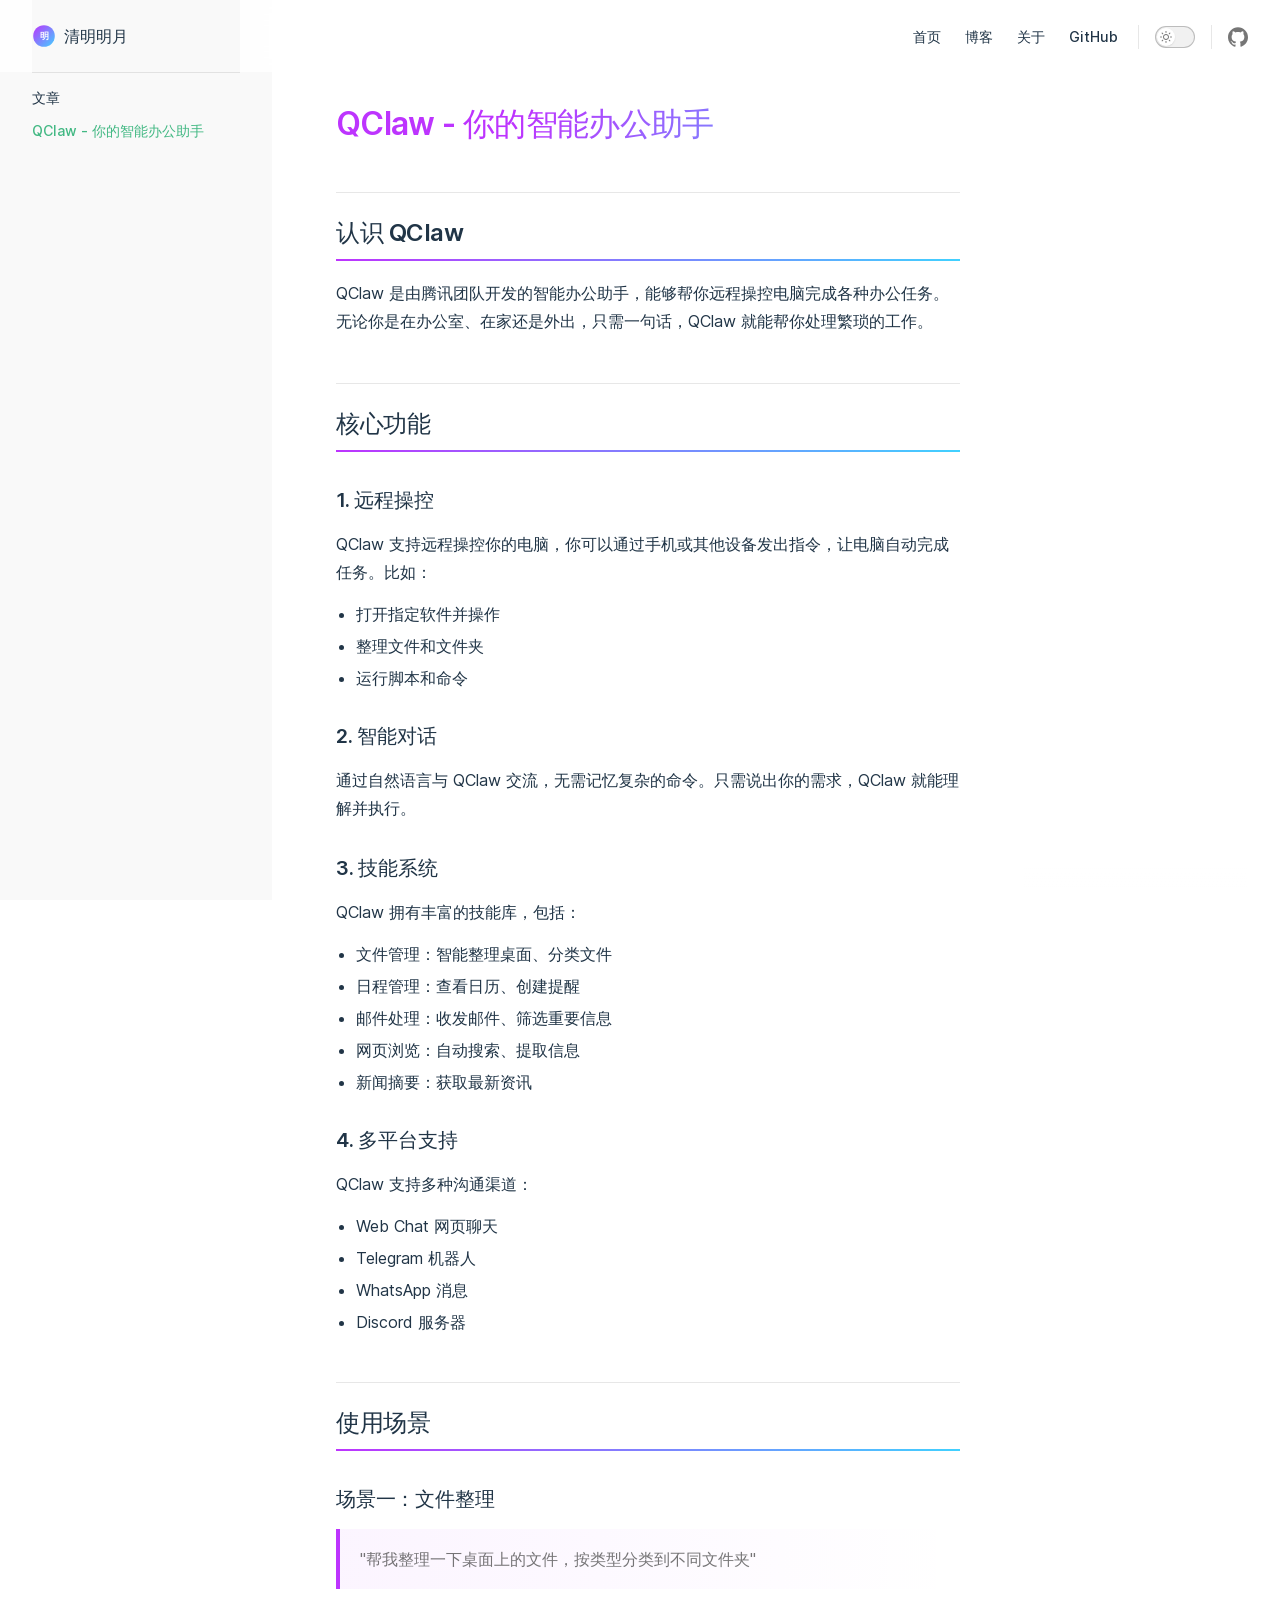
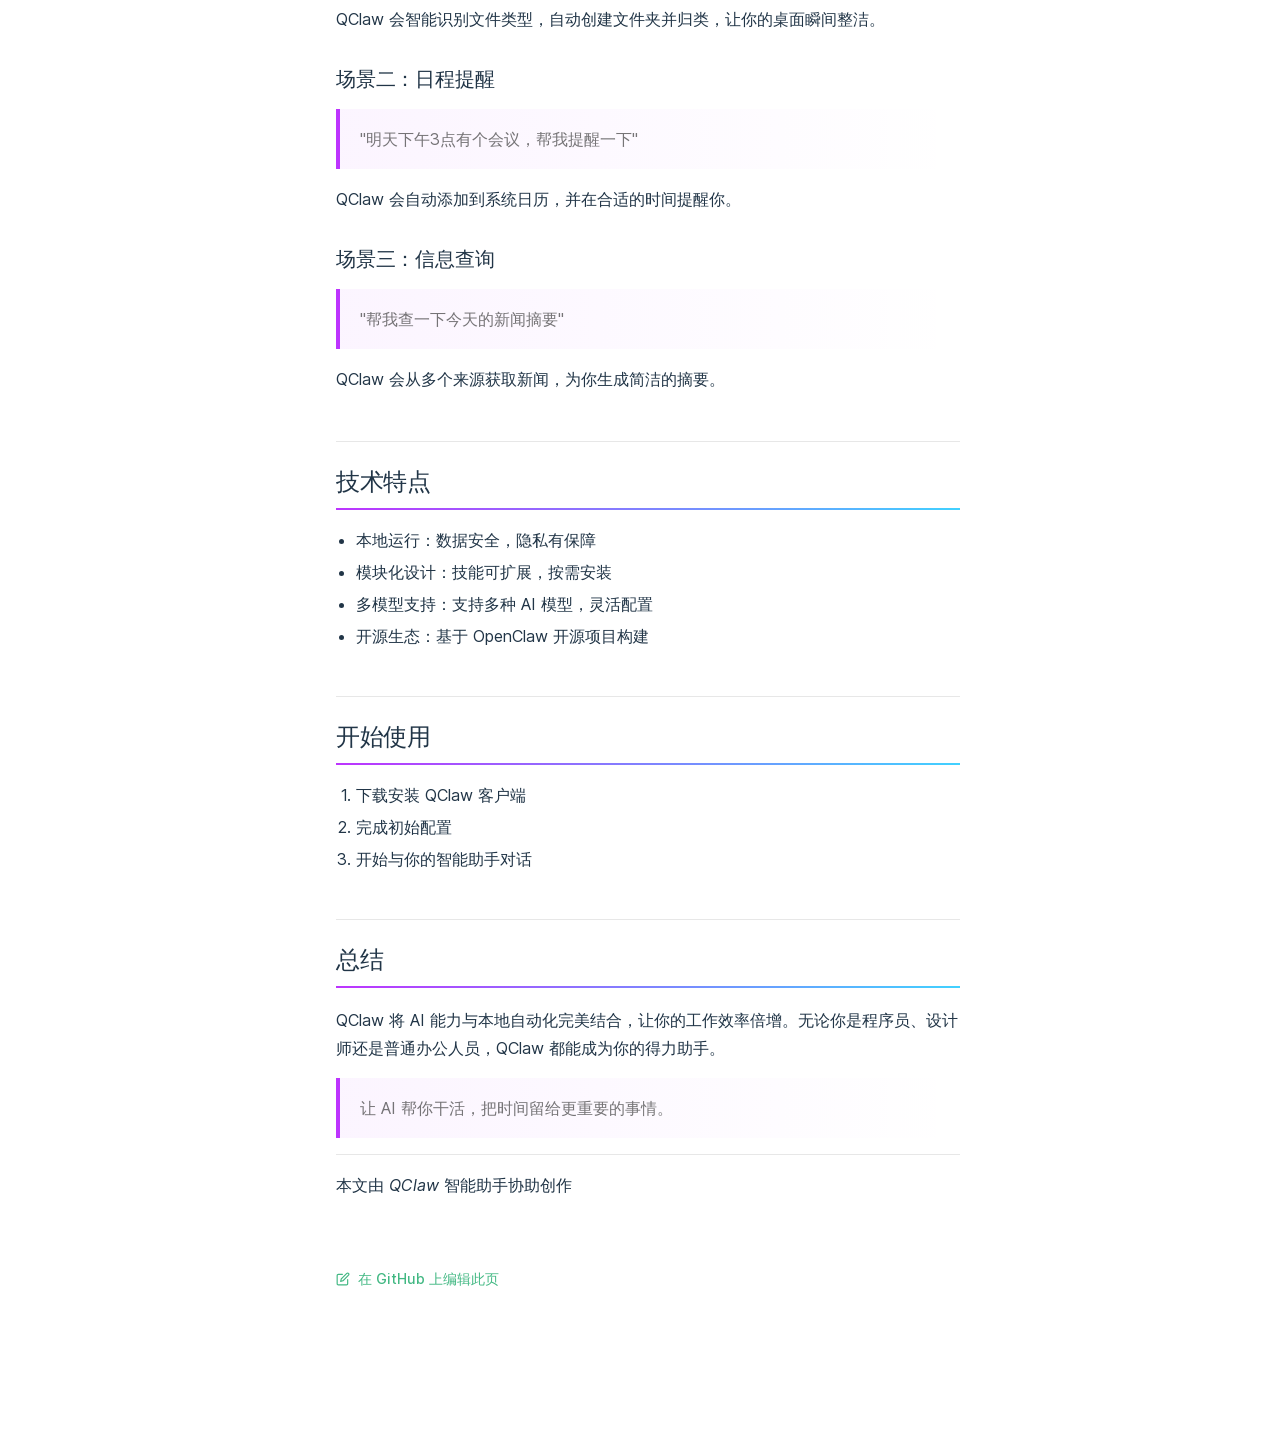
<file: posts/qclaw-introduction.html>
<!DOCTYPE html>
<html lang="zh-CN">
  <head>
    <meta charset="utf-8">
    <meta name="viewport" content="width=device-width,initial-scale=1">
    <title>QClaw - 你的智能办公助手 | 清明明月</title>
    <meta name="description" content="记录生活，分享技术">
    <link rel="stylesheet" href="/assets/style.a42daaad.css">
    <link rel="modulepreload" href="/assets/app.d91c4c0b.js">
    <link rel="modulepreload" href="/assets/posts_qclaw-introduction.md.2c541023.lean.js">
    
    <link rel="icon" href="/favicon.ico">
  <meta name="theme-color" content="#3eaf7c">
  <meta name="og:type" content="website">
  <meta name="og:site_name" content="清明明月">
  <meta name="og:title" content="清明明月 | 记录生活，分享技术">
  <meta name="og:description" content="个人技术博客，分享编程、技术、生活心得">
  <script id="check-dark-light">(()=>{const e=localStorage.getItem("vitepress-theme-appearance")||"",a=window.matchMedia("(prefers-color-scheme: dark)").matches;(!e||e==="auto"?a:e==="dark")&&document.documentElement.classList.add("dark")})();</script>
  </head>
  <body>
    <div id="app"><div class="Layout" data-v-f44a984a><!--[--><!--]--><!--[--><span tabindex="-1" data-v-151f2593></span><a href="#VPContent" class="VPSkipLink visually-hidden" data-v-151f2593> Skip to content </a><!--]--><!----><header class="VPNav" data-v-f44a984a data-v-a50780ff><div class="VPNavBar has-sidebar" data-v-a50780ff data-v-6f1d18b5><div class="container" data-v-6f1d18b5><div class="VPNavBarTitle has-sidebar" data-v-6f1d18b5 data-v-d5925166><a class="title" href="/" data-v-d5925166><!--[--><!--]--><!--[--><img class="VPImage logo" src="/logo.svg" alt data-v-b7ac6bd3><!--]--><!--[-->清明明月<!--]--><!--[--><!--]--></a></div><div class="content" data-v-6f1d18b5><!--[--><!--]--><!----><nav aria-labelledby="main-nav-aria-label" class="VPNavBarMenu menu" data-v-6f1d18b5 data-v-f83db6ba><span id="main-nav-aria-label" class="visually-hidden" data-v-f83db6ba>Main Navigation</span><!--[--><!--[--><a class="VPLink link VPNavBarMenuLink" href="/" data-v-f83db6ba data-v-47a2263e data-v-3c355974><!--[-->首页<!--]--><!----></a><!--]--><!--[--><a class="VPLink link VPNavBarMenuLink" href="/posts/" data-v-f83db6ba data-v-47a2263e data-v-3c355974><!--[-->博客<!--]--><!----></a><!--]--><!--[--><a class="VPLink link VPNavBarMenuLink" href="/about.html" data-v-f83db6ba data-v-47a2263e data-v-3c355974><!--[-->关于<!--]--><!----></a><!--]--><!--[--><a class="VPLink link VPNavBarMenuLink" href="https://github.com/chiyancao" target="_blank" rel="noreferrer" data-v-f83db6ba data-v-47a2263e data-v-3c355974><!--[-->GitHub<!--]--><!----></a><!--]--><!--]--></nav><!----><div class="VPNavBarAppearance appearance" data-v-6f1d18b5 data-v-a3e7452b><button class="VPSwitch VPSwitchAppearance" type="button" role="switch" aria-label="toggle dark mode" aria-checked="false" data-v-a3e7452b data-v-481098f9 data-v-eba7420e><span class="check" data-v-eba7420e><span class="icon" data-v-eba7420e><!--[--><svg xmlns="http://www.w3.org/2000/svg" aria-hidden="true" focusable="false" viewbox="0 0 24 24" class="sun" data-v-481098f9><path d="M12,18c-3.3,0-6-2.7-6-6s2.7-6,6-6s6,2.7,6,6S15.3,18,12,18zM12,8c-2.2,0-4,1.8-4,4c0,2.2,1.8,4,4,4c2.2,0,4-1.8,4-4C16,9.8,14.2,8,12,8z"></path><path d="M12,4c-0.6,0-1-0.4-1-1V1c0-0.6,0.4-1,1-1s1,0.4,1,1v2C13,3.6,12.6,4,12,4z"></path><path d="M12,24c-0.6,0-1-0.4-1-1v-2c0-0.6,0.4-1,1-1s1,0.4,1,1v2C13,23.6,12.6,24,12,24z"></path><path d="M5.6,6.6c-0.3,0-0.5-0.1-0.7-0.3L3.5,4.9c-0.4-0.4-0.4-1,0-1.4s1-0.4,1.4,0l1.4,1.4c0.4,0.4,0.4,1,0,1.4C6.2,6.5,5.9,6.6,5.6,6.6z"></path><path d="M19.8,20.8c-0.3,0-0.5-0.1-0.7-0.3l-1.4-1.4c-0.4-0.4-0.4-1,0-1.4s1-0.4,1.4,0l1.4,1.4c0.4,0.4,0.4,1,0,1.4C20.3,20.7,20,20.8,19.8,20.8z"></path><path d="M3,13H1c-0.6,0-1-0.4-1-1s0.4-1,1-1h2c0.6,0,1,0.4,1,1S3.6,13,3,13z"></path><path d="M23,13h-2c-0.6,0-1-0.4-1-1s0.4-1,1-1h2c0.6,0,1,0.4,1,1S23.6,13,23,13z"></path><path d="M4.2,20.8c-0.3,0-0.5-0.1-0.7-0.3c-0.4-0.4-0.4-1,0-1.4l1.4-1.4c0.4-0.4,1-0.4,1.4,0s0.4,1,0,1.4l-1.4,1.4C4.7,20.7,4.5,20.8,4.2,20.8z"></path><path d="M18.4,6.6c-0.3,0-0.5-0.1-0.7-0.3c-0.4-0.4-0.4-1,0-1.4l1.4-1.4c0.4-0.4,1-0.4,1.4,0s0.4,1,0,1.4l-1.4,1.4C18.9,6.5,18.6,6.6,18.4,6.6z"></path></svg><svg xmlns="http://www.w3.org/2000/svg" aria-hidden="true" focusable="false" viewbox="0 0 24 24" class="moon" data-v-481098f9><path d="M12.1,22c-0.3,0-0.6,0-0.9,0c-5.5-0.5-9.5-5.4-9-10.9c0.4-4.8,4.2-8.6,9-9c0.4,0,0.8,0.2,1,0.5c0.2,0.3,0.2,0.8-0.1,1.1c-2,2.7-1.4,6.4,1.3,8.4c2.1,1.6,5,1.6,7.1,0c0.3-0.2,0.7-0.3,1.1-0.1c0.3,0.2,0.5,0.6,0.5,1c-0.2,2.7-1.5,5.1-3.6,6.8C16.6,21.2,14.4,22,12.1,22zM9.3,4.4c-2.9,1-5,3.6-5.2,6.8c-0.4,4.4,2.8,8.3,7.2,8.7c2.1,0.2,4.2-0.4,5.8-1.8c1.1-0.9,1.9-2.1,2.4-3.4c-2.5,0.9-5.3,0.5-7.5-1.1C9.2,11.4,8.1,7.7,9.3,4.4z"></path></svg><!--]--></span></span></button></div><div class="VPSocialLinks VPNavBarSocialLinks social-links" data-v-6f1d18b5 data-v-738bef5a data-v-f6988cfb><!--[--><a class="VPSocialLink" href="https://github.com/chiyancao" target="_blank" rel="noopener" data-v-f6988cfb data-v-e57698f6><svg role="img" viewBox="0 0 24 24" xmlns="http://www.w3.org/2000/svg"><title>GitHub</title><path d="M12 .297c-6.63 0-12 5.373-12 12 0 5.303 3.438 9.8 8.205 11.385.6.113.82-.258.82-.577 0-.285-.01-1.04-.015-2.04-3.338.724-4.042-1.61-4.042-1.61C4.422 18.07 3.633 17.7 3.633 17.7c-1.087-.744.084-.729.084-.729 1.205.084 1.838 1.236 1.838 1.236 1.07 1.835 2.809 1.305 3.495.998.108-.776.417-1.305.76-1.605-2.665-.3-5.466-1.332-5.466-5.93 0-1.31.465-2.38 1.235-3.22-.135-.303-.54-1.523.105-3.176 0 0 1.005-.322 3.3 1.23.96-.267 1.98-.399 3-.405 1.02.006 2.04.138 3 .405 2.28-1.552 3.285-1.23 3.285-1.23.645 1.653.24 2.873.12 3.176.765.84 1.23 1.91 1.23 3.22 0 4.61-2.805 5.625-5.475 5.92.42.36.81 1.096.81 2.22 0 1.606-.015 2.896-.015 3.286 0 .315.21.69.825.57C20.565 22.092 24 17.592 24 12.297c0-6.627-5.373-12-12-12"/></svg></a><!--]--></div><div class="VPFlyout VPNavBarExtra extra" data-v-6f1d18b5 data-v-e4361c82 data-v-6ffb57d3><button type="button" class="button" aria-haspopup="true" aria-expanded="false" aria-label="extra navigation" data-v-6ffb57d3><svg xmlns="http://www.w3.org/2000/svg" aria-hidden="true" focusable="false" viewbox="0 0 24 24" class="icon" data-v-6ffb57d3><circle cx="12" cy="12" r="2"></circle><circle cx="19" cy="12" r="2"></circle><circle cx="5" cy="12" r="2"></circle></svg></button><div class="menu" data-v-6ffb57d3><div class="VPMenu" data-v-6ffb57d3 data-v-1c5d0cfc><!----><!--[--><!--[--><!----><div class="group" data-v-e4361c82><div class="item appearance" data-v-e4361c82><p class="label" data-v-e4361c82>Appearance</p><div class="appearance-action" data-v-e4361c82><button class="VPSwitch VPSwitchAppearance" type="button" role="switch" aria-label="toggle dark mode" aria-checked="false" data-v-e4361c82 data-v-481098f9 data-v-eba7420e><span class="check" data-v-eba7420e><span class="icon" data-v-eba7420e><!--[--><svg xmlns="http://www.w3.org/2000/svg" aria-hidden="true" focusable="false" viewbox="0 0 24 24" class="sun" data-v-481098f9><path d="M12,18c-3.3,0-6-2.7-6-6s2.7-6,6-6s6,2.7,6,6S15.3,18,12,18zM12,8c-2.2,0-4,1.8-4,4c0,2.2,1.8,4,4,4c2.2,0,4-1.8,4-4C16,9.8,14.2,8,12,8z"></path><path d="M12,4c-0.6,0-1-0.4-1-1V1c0-0.6,0.4-1,1-1s1,0.4,1,1v2C13,3.6,12.6,4,12,4z"></path><path d="M12,24c-0.6,0-1-0.4-1-1v-2c0-0.6,0.4-1,1-1s1,0.4,1,1v2C13,23.6,12.6,24,12,24z"></path><path d="M5.6,6.6c-0.3,0-0.5-0.1-0.7-0.3L3.5,4.9c-0.4-0.4-0.4-1,0-1.4s1-0.4,1.4,0l1.4,1.4c0.4,0.4,0.4,1,0,1.4C6.2,6.5,5.9,6.6,5.6,6.6z"></path><path d="M19.8,20.8c-0.3,0-0.5-0.1-0.7-0.3l-1.4-1.4c-0.4-0.4-0.4-1,0-1.4s1-0.4,1.4,0l1.4,1.4c0.4,0.4,0.4,1,0,1.4C20.3,20.7,20,20.8,19.8,20.8z"></path><path d="M3,13H1c-0.6,0-1-0.4-1-1s0.4-1,1-1h2c0.6,0,1,0.4,1,1S3.6,13,3,13z"></path><path d="M23,13h-2c-0.6,0-1-0.4-1-1s0.4-1,1-1h2c0.6,0,1,0.4,1,1S23.6,13,23,13z"></path><path d="M4.2,20.8c-0.3,0-0.5-0.1-0.7-0.3c-0.4-0.4-0.4-1,0-1.4l1.4-1.4c0.4-0.4,1-0.4,1.4,0s0.4,1,0,1.4l-1.4,1.4C4.7,20.7,4.5,20.8,4.2,20.8z"></path><path d="M18.4,6.6c-0.3,0-0.5-0.1-0.7-0.3c-0.4-0.4-0.4-1,0-1.4l1.4-1.4c0.4-0.4,1-0.4,1.4,0s0.4,1,0,1.4l-1.4,1.4C18.9,6.5,18.6,6.6,18.4,6.6z"></path></svg><svg xmlns="http://www.w3.org/2000/svg" aria-hidden="true" focusable="false" viewbox="0 0 24 24" class="moon" data-v-481098f9><path d="M12.1,22c-0.3,0-0.6,0-0.9,0c-5.5-0.5-9.5-5.4-9-10.9c0.4-4.8,4.2-8.6,9-9c0.4,0,0.8,0.2,1,0.5c0.2,0.3,0.2,0.8-0.1,1.1c-2,2.7-1.4,6.4,1.3,8.4c2.1,1.6,5,1.6,7.1,0c0.3-0.2,0.7-0.3,1.1-0.1c0.3,0.2,0.5,0.6,0.5,1c-0.2,2.7-1.5,5.1-3.6,6.8C16.6,21.2,14.4,22,12.1,22zM9.3,4.4c-2.9,1-5,3.6-5.2,6.8c-0.4,4.4,2.8,8.3,7.2,8.7c2.1,0.2,4.2-0.4,5.8-1.8c1.1-0.9,1.9-2.1,2.4-3.4c-2.5,0.9-5.3,0.5-7.5-1.1C9.2,11.4,8.1,7.7,9.3,4.4z"></path></svg><!--]--></span></span></button></div></div></div><div class="group" data-v-e4361c82><div class="item social-links" data-v-e4361c82><div class="VPSocialLinks social-links-list" data-v-e4361c82 data-v-f6988cfb><!--[--><a class="VPSocialLink" href="https://github.com/chiyancao" target="_blank" rel="noopener" data-v-f6988cfb data-v-e57698f6><svg role="img" viewBox="0 0 24 24" xmlns="http://www.w3.org/2000/svg"><title>GitHub</title><path d="M12 .297c-6.63 0-12 5.373-12 12 0 5.303 3.438 9.8 8.205 11.385.6.113.82-.258.82-.577 0-.285-.01-1.04-.015-2.04-3.338.724-4.042-1.61-4.042-1.61C4.422 18.07 3.633 17.7 3.633 17.7c-1.087-.744.084-.729.084-.729 1.205.084 1.838 1.236 1.838 1.236 1.07 1.835 2.809 1.305 3.495.998.108-.776.417-1.305.76-1.605-2.665-.3-5.466-1.332-5.466-5.93 0-1.31.465-2.38 1.235-3.22-.135-.303-.54-1.523.105-3.176 0 0 1.005-.322 3.3 1.23.96-.267 1.98-.399 3-.405 1.02.006 2.04.138 3 .405 2.28-1.552 3.285-1.23 3.285-1.23.645 1.653.24 2.873.12 3.176.765.84 1.23 1.91 1.23 3.22 0 4.61-2.805 5.625-5.475 5.92.42.36.81 1.096.81 2.22 0 1.606-.015 2.896-.015 3.286 0 .315.21.69.825.57C20.565 22.092 24 17.592 24 12.297c0-6.627-5.373-12-12-12"/></svg></a><!--]--></div></div></div><!--]--><!--]--></div></div></div><!--[--><!--]--><button type="button" class="VPNavBarHamburger hamburger" aria-label="mobile navigation" aria-expanded="false" aria-controls="VPNavScreen" data-v-6f1d18b5 data-v-e5dd9c1c><span class="container" data-v-e5dd9c1c><span class="top" data-v-e5dd9c1c></span><span class="middle" data-v-e5dd9c1c></span><span class="bottom" data-v-e5dd9c1c></span></span></button></div></div></div><!----></header><div class="VPLocalNav" data-v-f44a984a data-v-b6162a8b><button class="menu" aria-expanded="false" aria-controls="VPSidebarNav" data-v-b6162a8b><svg xmlns="http://www.w3.org/2000/svg" aria-hidden="true" focusable="false" viewbox="0 0 24 24" class="menu-icon" data-v-b6162a8b><path d="M17,11H3c-0.6,0-1-0.4-1-1s0.4-1,1-1h14c0.6,0,1,0.4,1,1S17.6,11,17,11z"></path><path d="M21,7H3C2.4,7,2,6.6,2,6s0.4-1,1-1h18c0.6,0,1,0.4,1,1S21.6,7,21,7z"></path><path d="M21,15H3c-0.6,0-1-0.4-1-1s0.4-1,1-1h18c0.6,0,1,0.4,1,1S21.6,15,21,15z"></path><path d="M17,19H3c-0.6,0-1-0.4-1-1s0.4-1,1-1h14c0.6,0,1,0.4,1,1S17.6,19,17,19z"></path></svg><span class="menu-text" data-v-b6162a8b>Menu</span></button><a class="top-link" href="#" data-v-b6162a8b> Return to top </a></div><aside class="VPSidebar" data-v-f44a984a data-v-a186aa16><nav class="nav" id="VPSidebarNav" aria-labelledby="sidebar-aria-label" tabindex="-1" data-v-a186aa16><span class="visually-hidden" id="sidebar-aria-label" data-v-a186aa16> Sidebar Navigation </span><!--[--><!--]--><!--[--><div class="group" data-v-a186aa16><section class="VPSidebarGroup" data-v-a186aa16 data-v-6e45c352><div class="title" data-v-6e45c352><h2 class="title-text" data-v-6e45c352>文章</h2><div class="action" data-v-6e45c352><svg xmlns="http://www.w3.org/2000/svg" xmlns:xlink="http://www.w3.org/1999/xlink" viewbox="0 0 24 24" class="icon minus" data-v-6e45c352><path d="M19,2H5C3.3,2,2,3.3,2,5v14c0,1.7,1.3,3,3,3h14c1.7,0,3-1.3,3-3V5C22,3.3,20.7,2,19,2zM20,19c0,0.6-0.4,1-1,1H5c-0.6,0-1-0.4-1-1V5c0-0.6,0.4-1,1-1h14c0.6,0,1,0.4,1,1V19z"></path><path d="M16,11H8c-0.6,0-1,0.4-1,1s0.4,1,1,1h8c0.6,0,1-0.4,1-1S16.6,11,16,11z"></path></svg><svg version="1.1" xmlns="http://www.w3.org/2000/svg" viewbox="0 0 24 24" class="icon plus" data-v-6e45c352><path d="M19,2H5C3.3,2,2,3.3,2,5v14c0,1.7,1.3,3,3,3h14c1.7,0,3-1.3,3-3V5C22,3.3,20.7,2,19,2z M20,19c0,0.6-0.4,1-1,1H5c-0.6,0-1-0.4-1-1V5c0-0.6,0.4-1,1-1h14c0.6,0,1,0.4,1,1V19z"></path><path d="M16,11h-3V8c0-0.6-0.4-1-1-1s-1,0.4-1,1v3H8c-0.6,0-1,0.4-1,1s0.4,1,1,1h3v3c0,0.6,0.4,1,1,1s1-0.4,1-1v-3h3c0.6,0,1-0.4,1-1S16.6,11,16,11z"></path></svg></div></div><div class="items" data-v-6e45c352><!--[--><!--[--><a class="VPLink link link active" href="/posts/qclaw-introduction.html" style="padding-left:0px;" data-v-36b976d1 data-v-3c355974><!--[--><span class="link-text" data-v-36b976d1>QClaw - 你的智能办公助手</span><!--]--><!----></a><!----><!--]--><!--]--></div></section></div><!--]--><!--[--><!--]--></nav></aside><div class="VPContent has-sidebar" id="VPContent" data-v-f44a984a data-v-d981fe29><div class="VPDoc has-sidebar has-aside" data-v-d981fe29 data-v-cfb513e0><div class="container" data-v-cfb513e0><div class="aside" data-v-cfb513e0><div class="aside-curtain" data-v-cfb513e0></div><div class="aside-container" data-v-cfb513e0><div class="aside-content" data-v-cfb513e0><div class="VPDocAside" data-v-cfb513e0 data-v-afc4c1a1><!--[--><!--]--><!--[--><!--]--><div class="VPDocAsideOutline" data-v-afc4c1a1 data-v-2865c0b0><div class="content" data-v-2865c0b0><div class="outline-marker" data-v-2865c0b0></div><div class="outline-title" data-v-2865c0b0>On this page</div><nav aria-labelledby="doc-outline-aria-label" data-v-2865c0b0><span class="visually-hidden" id="doc-outline-aria-label" data-v-2865c0b0> Table of Contents for current page </span><ul class="root" data-v-2865c0b0 data-v-1188541a><!--[--><!--]--></ul></nav></div></div><!--[--><!--]--><div class="spacer" data-v-afc4c1a1></div><!--[--><!--]--><!----><!--[--><!--]--><!--[--><!--]--></div></div></div></div><div class="content" data-v-cfb513e0><div class="content-container" data-v-cfb513e0><!--[--><!--]--><main class="main" data-v-cfb513e0><div style="position:relative;" class="vp-doc _posts_qclaw-introduction" data-v-cfb513e0><div><h1 id="qclaw-你的智能办公助手" tabindex="-1">QClaw - 你的智能办公助手 <a class="header-anchor" href="#qclaw-你的智能办公助手" aria-hidden="true">#</a></h1><h2 id="认识-qclaw" tabindex="-1">认识 QClaw <a class="header-anchor" href="#认识-qclaw" aria-hidden="true">#</a></h2><p>QClaw 是由腾讯团队开发的智能办公助手，能够帮你远程操控电脑完成各种办公任务。无论你是在办公室、在家还是外出，只需一句话，QClaw 就能帮你处理繁琐的工作。</p><h2 id="核心功能" tabindex="-1">核心功能 <a class="header-anchor" href="#核心功能" aria-hidden="true">#</a></h2><h3 id="_1-远程操控" tabindex="-1">1. 远程操控 <a class="header-anchor" href="#_1-远程操控" aria-hidden="true">#</a></h3><p>QClaw 支持远程操控你的电脑，你可以通过手机或其他设备发出指令，让电脑自动完成任务。比如：</p><ul><li>打开指定软件并操作</li><li>整理文件和文件夹</li><li>运行脚本和命令</li></ul><h3 id="_2-智能对话" tabindex="-1">2. 智能对话 <a class="header-anchor" href="#_2-智能对话" aria-hidden="true">#</a></h3><p>通过自然语言与 QClaw 交流，无需记忆复杂的命令。只需说出你的需求，QClaw 就能理解并执行。</p><h3 id="_3-技能系统" tabindex="-1">3. 技能系统 <a class="header-anchor" href="#_3-技能系统" aria-hidden="true">#</a></h3><p>QClaw 拥有丰富的技能库，包括：</p><ul><li><strong>文件管理</strong>：智能整理桌面、分类文件</li><li><strong>日程管理</strong>：查看日历、创建提醒</li><li><strong>邮件处理</strong>：收发邮件、筛选重要信息</li><li><strong>网页浏览</strong>：自动搜索、提取信息</li><li><strong>新闻摘要</strong>：获取最新资讯</li></ul><h3 id="_4-多平台支持" tabindex="-1">4. 多平台支持 <a class="header-anchor" href="#_4-多平台支持" aria-hidden="true">#</a></h3><p>QClaw 支持多种沟通渠道：</p><ul><li>Web Chat 网页聊天</li><li>Telegram 机器人</li><li>WhatsApp 消息</li><li>Discord 服务器</li></ul><h2 id="使用场景" tabindex="-1">使用场景 <a class="header-anchor" href="#使用场景" aria-hidden="true">#</a></h2><h3 id="场景一-文件整理" tabindex="-1">场景一：文件整理 <a class="header-anchor" href="#场景一-文件整理" aria-hidden="true">#</a></h3><blockquote><p>&quot;帮我整理一下桌面上的文件，按类型分类到不同文件夹&quot;</p></blockquote><p>QClaw 会智能识别文件类型，自动创建文件夹并归类，让你的桌面瞬间整洁。</p><h3 id="场景二-日程提醒" tabindex="-1">场景二：日程提醒 <a class="header-anchor" href="#场景二-日程提醒" aria-hidden="true">#</a></h3><blockquote><p>&quot;明天下午3点有个会议，帮我提醒一下&quot;</p></blockquote><p>QClaw 会自动添加到系统日历，并在合适的时间提醒你。</p><h3 id="场景三-信息查询" tabindex="-1">场景三：信息查询 <a class="header-anchor" href="#场景三-信息查询" aria-hidden="true">#</a></h3><blockquote><p>&quot;帮我查一下今天的新闻摘要&quot;</p></blockquote><p>QClaw 会从多个来源获取新闻，为你生成简洁的摘要。</p><h2 id="技术特点" tabindex="-1">技术特点 <a class="header-anchor" href="#技术特点" aria-hidden="true">#</a></h2><ul><li><strong>本地运行</strong>：数据安全，隐私有保障</li><li><strong>模块化设计</strong>：技能可扩展，按需安装</li><li><strong>多模型支持</strong>：支持多种 AI 模型，灵活配置</li><li><strong>开源生态</strong>：基于 OpenClaw 开源项目构建</li></ul><h2 id="开始使用" tabindex="-1">开始使用 <a class="header-anchor" href="#开始使用" aria-hidden="true">#</a></h2><ol><li>下载安装 QClaw 客户端</li><li>完成初始配置</li><li>开始与你的智能助手对话</li></ol><h2 id="总结" tabindex="-1">总结 <a class="header-anchor" href="#总结" aria-hidden="true">#</a></h2><p>QClaw 将 AI 能力与本地自动化完美结合，让你的工作效率倍增。无论你是程序员、设计师还是普通办公人员，QClaw 都能成为你的得力助手。</p><blockquote><p>让 AI 帮你干活，把时间留给更重要的事情。</p></blockquote><hr><p><em>本文由 QClaw 智能助手协助创作</em></p></div></div></main><!--[--><!--]--><footer class="VPDocFooter" data-v-cfb513e0 data-v-21f75714><div class="edit-info" data-v-21f75714><div class="edit-link" data-v-21f75714><a class="VPLink link edit-link-button" href="https://github.com/chiyancao/chiyancao.github.io/edit/main/docs/posts/qclaw-introduction.md" target="_blank" rel="noreferrer" data-v-21f75714 data-v-3c355974><!--[--><svg xmlns="http://www.w3.org/2000/svg" viewbox="0 0 24 24" class="edit-link-icon" data-v-21f75714><path d="M18,23H4c-1.7,0-3-1.3-3-3V6c0-1.7,1.3-3,3-3h7c0.6,0,1,0.4,1,1s-0.4,1-1,1H4C3.4,5,3,5.4,3,6v14c0,0.6,0.4,1,1,1h14c0.6,0,1-0.4,1-1v-7c0-0.6,0.4-1,1-1s1,0.4,1,1v7C21,21.7,19.7,23,18,23z"></path><path d="M8,17c-0.3,0-0.5-0.1-0.7-0.3C7,16.5,6.9,16.1,7,15.8l1-4c0-0.2,0.1-0.3,0.3-0.5l9.5-9.5c1.2-1.2,3.2-1.2,4.4,0c1.2,1.2,1.2,3.2,0,4.4l-9.5,9.5c-0.1,0.1-0.3,0.2-0.5,0.3l-4,1C8.2,17,8.1,17,8,17zM9.9,12.5l-0.5,2.1l2.1-0.5l9.3-9.3c0.4-0.4,0.4-1.1,0-1.6c-0.4-0.4-1.2-0.4-1.6,0l0,0L9.9,12.5z M18.5,2.5L18.5,2.5L18.5,2.5z"></path></svg> 在 GitHub 上编辑此页<!--]--><!----></a></div><!----></div><!----></footer><!--[--><!--]--></div></div></div></div></div><footer class="VPFooter has-sidebar" data-v-f44a984a data-v-9f24cc86><div class="container" data-v-9f24cc86><p class="message" data-v-9f24cc86>用 ❤️ 构建</p><p class="copyright" data-v-9f24cc86>Copyright © 2024-present 清明明月</p></div></footer><!--[--><!--]--></div></div>
    <script>__VP_HASH_MAP__ = JSON.parse("{\"about.md\":\"ff143901\",\"index.md\":\"8a00d75b\",\"posts_index.md\":\"5d46834b\",\"posts_qclaw-introduction.md\":\"2c541023\"}")</script>
    <script type="module" async src="/assets/app.d91c4c0b.js"></script>
    
  </body>
</html>
</file>
<file: assets/style.a42daaad.css>
@font-face{font-family:Inter var;font-weight:100 900;font-display:swap;font-style:normal;font-named-instance:"Regular";src:url(/assets/inter-roman-cyrillic.5f2c6c8c.woff2) format("woff2");unicode-range:U+0301,U+0400-045F,U+0490-0491,U+04B0-04B1,U+2116}@font-face{font-family:Inter var;font-weight:100 900;font-display:swap;font-style:normal;font-named-instance:"Regular";src:url(/assets/inter-roman-cyrillic-ext.e75737ce.woff2) format("woff2");unicode-range:U+0460-052F,U+1C80-1C88,U+20B4,U+2DE0-2DFF,U+A640-A69F,U+FE2E-FE2F}@font-face{font-family:Inter var;font-weight:100 900;font-display:swap;font-style:normal;font-named-instance:"Regular";src:url(/assets/inter-roman-greek.d5a6d92a.woff2) format("woff2");unicode-range:U+0370-03FF}@font-face{font-family:Inter var;font-weight:100 900;font-display:swap;font-style:normal;font-named-instance:"Regular";src:url(/assets/inter-roman-greek-ext.ab0619bc.woff2) format("woff2");unicode-range:U+1F00-1FFF}@font-face{font-family:Inter var;font-weight:100 900;font-display:swap;font-style:normal;font-named-instance:"Regular";src:url(/assets/inter-roman-latin.2ed14f66.woff2) format("woff2");unicode-range:U+0000-00FF,U+0131,U+0152-0153,U+02BB-02BC,U+02C6,U+02DA,U+02DC,U+2000-206F,U+2074,U+20AC,U+2122,U+2191,U+2193,U+2212,U+2215,U+FEFF,U+FFFD}@font-face{font-family:Inter var;font-weight:100 900;font-display:swap;font-style:normal;font-named-instance:"Regular";src:url(/assets/inter-roman-latin-ext.0030eebd.woff2) format("woff2");unicode-range:U+0100-024F,U+0259,U+1E00-1EFF,U+2020,U+20A0-20AB,U+20AD-20CF,U+2113,U+2C60-2C7F,U+A720-A7FF}@font-face{font-family:Inter var;font-weight:100 900;font-display:swap;font-style:normal;font-named-instance:"Regular";src:url(/assets/inter-roman-vietnamese.14ce25a6.woff2) format("woff2");unicode-range:U+0102-0103,U+0110-0111,U+0128-0129,U+0168-0169,U+01A0-01A1,U+01AF-01B0,U+1EA0-1EF9,U+20AB}@font-face{font-family:Inter var;font-weight:100 900;font-display:swap;font-style:italic;font-named-instance:"Italic";src:url(/assets/inter-italic-cyrillic.ea42a392.woff2) format("woff2");unicode-range:U+0301,U+0400-045F,U+0490-0491,U+04B0-04B1,U+2116}@font-face{font-family:Inter var;font-weight:100 900;font-display:swap;font-style:italic;font-named-instance:"Italic";src:url(/assets/inter-italic-cyrillic-ext.33bd5a8e.woff2) format("woff2");unicode-range:U+0460-052F,U+1C80-1C88,U+20B4,U+2DE0-2DFF,U+A640-A69F,U+FE2E-FE2F}@font-face{font-family:Inter var;font-weight:100 900;font-display:swap;font-style:italic;font-named-instance:"Italic";src:url(/assets/inter-italic-greek.8f4463c4.woff2) format("woff2");unicode-range:U+0370-03FF}@font-face{font-family:Inter var;font-weight:100 900;font-display:swap;font-style:italic;font-named-instance:"Italic";src:url(/assets/inter-italic-greek-ext.4fbe9427.woff2) format("woff2");unicode-range:U+1F00-1FFF}@font-face{font-family:Inter var;font-weight:100 900;font-display:swap;font-style:italic;font-named-instance:"Italic";src:url(/assets/inter-italic-latin.bd3b6f56.woff2) format("woff2");unicode-range:U+0000-00FF,U+0131,U+0152-0153,U+02BB-02BC,U+02C6,U+02DA,U+02DC,U+2000-206F,U+2074,U+20AC,U+2122,U+2191,U+2193,U+2212,U+2215,U+FEFF,U+FFFD}@font-face{font-family:Inter var;font-weight:100 900;font-display:swap;font-style:italic;font-named-instance:"Italic";src:url(/assets/inter-italic-latin-ext.bd8920cc.woff2) format("woff2");unicode-range:U+0100-024F,U+0259,U+1E00-1EFF,U+2020,U+20A0-20AB,U+20AD-20CF,U+2113,U+2C60-2C7F,U+A720-A7FF}@font-face{font-family:Inter var;font-weight:100 900;font-display:swap;font-style:italic;font-named-instance:"Italic";src:url(/assets/inter-italic-vietnamese.6ce511fb.woff2) format("woff2");unicode-range:U+0102-0103,U+0110-0111,U+0128-0129,U+0168-0169,U+01A0-01A1,U+01AF-01B0,U+1EA0-1EF9,U+20AB}@font-face{font-family:Inter var experimental;font-weight:100 900;font-display:swap;font-style:oblique 0deg 10deg;src:url(/assets/inter-cyrillic.f8750142.woff2) format("woff2");unicode-range:U+0301,U+0400-045F,U+0490-0491,U+04B0-04B1,U+2116}@font-face{font-family:Inter var experimental;font-weight:100 900;font-display:swap;font-style:oblique 0deg 10deg;src:url(/assets/inter-cyrillic-ext.0877b0d9.woff2) format("woff2");unicode-range:U+0460-052F,U+1C80-1C88,U+20B4,U+2DE0-2DFF,U+A640-A69F,U+FE2E-FE2F}@font-face{font-family:Inter var experimental;font-weight:100 900;font-display:swap;font-style:oblique 0deg 10deg;src:url(/assets/inter-greek.117e1956.woff2) format("woff2");unicode-range:U+0370-03FF}@font-face{font-family:Inter var experimental;font-weight:100 900;font-display:swap;font-style:oblique 0deg 10deg;src:url(/assets/inter-greek-ext.3e6f6728.woff2) format("woff2");unicode-range:U+1F00-1FFF}@font-face{font-family:Inter var experimental;font-weight:100 900;font-display:swap;font-style:oblique 0deg 10deg;src:url(/assets/inter-latin.4fe6132f.woff2) format("woff2");unicode-range:U+0000-00FF,U+0131,U+0152-0153,U+02BB-02BC,U+02C6,U+02DA,U+02DC,U+2000-206F,U+2074,U+20AC,U+2122,U+2191,U+2193,U+2212,U+2215,U+FEFF,U+FFFD}@font-face{font-family:Inter var experimental;font-weight:100 900;font-display:swap;font-style:oblique 0deg 10deg;src:url(/assets/inter-latin-ext.7cc429bc.woff2) format("woff2");unicode-range:U+0100-024F,U+0259,U+1E00-1EFF,U+2020,U+20A0-20AB,U+20AD-20CF,U+2113,U+2C60-2C7F,U+A720-A7FF}@font-face{font-family:Inter var experimental;font-weight:100 900;font-display:swap;font-style:oblique 0deg 10deg;src:url(/assets/inter-vietnamese.2c644a25.woff2) format("woff2");unicode-range:U+0102-0103,U+0110-0111,U+0128-0129,U+0168-0169,U+01A0-01A1,U+01AF-01B0,U+1EA0-1EF9,U+20AB}:root{--vp-c-white: #ffffff;--vp-c-white-soft: #f9f9f9;--vp-c-white-mute: #f1f1f1;--vp-c-black: #1a1a1a;--vp-c-black-pure: #000000;--vp-c-black-soft: #242424;--vp-c-black-mute: #2f2f2f;--vp-c-gray: #8e8e8e;--vp-c-gray-light-1: #aeaeae;--vp-c-gray-light-2: #c7c7c7;--vp-c-gray-light-3: #d1d1d1;--vp-c-gray-light-4: #e5e5e5;--vp-c-gray-light-5: #f2f2f2;--vp-c-gray-dark-1: #636363;--vp-c-gray-dark-2: #484848;--vp-c-gray-dark-3: #3a3a3a;--vp-c-gray-dark-4: #282828;--vp-c-gray-dark-5: #202020;--vp-c-divider-light-1: rgba(60, 60, 60, .29);--vp-c-divider-light-2: rgba(60, 60, 60, .12);--vp-c-divider-dark-1: rgba(84, 84, 84, .65);--vp-c-divider-dark-2: rgba(84, 84, 84, .48);--vp-c-text-light-1: var(--vp-c-indigo);--vp-c-text-light-2: rgba(60, 60, 60, .7);--vp-c-text-light-3: rgba(60, 60, 60, .33);--vp-c-text-light-4: rgba(60, 60, 60, .18);--vp-c-text-dark-1: rgba(255, 255, 255, .87);--vp-c-text-dark-2: rgba(235, 235, 235, .6);--vp-c-text-dark-3: rgba(235, 235, 235, .38);--vp-c-text-dark-4: rgba(235, 235, 235, .18);--vp-c-indigo: #213547;--vp-c-indigo-soft: #476582;--vp-c-indigo-light: #aac8e4;--vp-c-indigo-lighter: #c9def1;--vp-c-indigo-dark: #1d2f3f;--vp-c-indigo-darker: #14212e;--vp-c-green: #42b883;--vp-c-green-light: #42d392;--vp-c-green-lighter: #35eb9a;--vp-c-green-dark: #33a06f;--vp-c-green-darker: #155f3e;--vp-c-green-dimm-1: rgba(66, 184, 131, .5);--vp-c-green-dimm-2: rgba(66, 184, 131, .25);--vp-c-green-dimm-3: rgba(66, 184, 131, .05);--vp-c-yellow: #ffc517;--vp-c-yellow-light: #fcd253;--vp-c-yellow-lighter: #fcfc7c;--vp-c-yellow-dark: #e0ad15;--vp-c-yellow-darker: #ad850e;--vp-c-yellow-dimm-1: rgba(255, 197, 23, .5);--vp-c-yellow-dimm-2: rgba(255, 197, 23, .25);--vp-c-yellow-dimm-3: rgba(255, 197, 23, .05);--vp-c-red: #ed3c50;--vp-c-red-light: #f54e82;--vp-c-red-lighter: #fd1d7c;--vp-c-red-dark: #cd2d3f;--vp-c-red-darker: #ab2131;--vp-c-red-dimm-1: rgba(237, 60, 80, .5);--vp-c-red-dimm-2: rgba(237, 60, 80, .25);--vp-c-red-dimm-3: rgba(237, 60, 80, .05)}:root{--vp-c-bg: var(--vp-c-white);--vp-c-bg-soft: var(--vp-c-white-soft);--vp-c-bg-mute: var(--vp-c-white-mute);--vp-c-bg-alt: var(--vp-c-white-soft);--vp-c-divider: var(--vp-c-divider-light-1);--vp-c-divider-light: var(--vp-c-divider-light-2);--vp-c-divider-inverse: var(--vp-c-divider-dark-1);--vp-c-divider-inverse-light: var(--vp-c-divider-dark-2);--vp-c-text-1: var(--vp-c-text-light-1);--vp-c-text-2: var(--vp-c-text-light-2);--vp-c-text-3: var(--vp-c-text-light-3);--vp-c-text-4: var(--vp-c-text-light-4);--vp-c-text-inverse-1: var(--vp-c-text-dark-1);--vp-c-text-inverse-2: var(--vp-c-text-dark-2);--vp-c-text-inverse-3: var(--vp-c-text-dark-3);--vp-c-text-inverse-4: var(--vp-c-text-dark-4);--vp-c-text-code: var(--vp-c-indigo-soft);--vp-c-brand: var(--vp-c-green);--vp-c-brand-light: var(--vp-c-green-light);--vp-c-brand-lighter: var(--vp-c-green-lighter);--vp-c-brand-dark: var(--vp-c-green-dark);--vp-c-brand-darker: var(--vp-c-green-darker);--vp-c-sponsor: #fd1d7c}.dark{--vp-c-bg: var(--vp-c-black-soft);--vp-c-bg-soft: var(--vp-c-black-mute);--vp-c-bg-mute: var(--vp-c-gray-dark-3);--vp-c-bg-alt: var(--vp-c-black);--vp-c-divider: var(--vp-c-divider-dark-1);--vp-c-divider-light: var(--vp-c-divider-dark-2);--vp-c-divider-inverse: var(--vp-c-divider-light-1);--vp-c-divider-inverse-light: var(--vp-c-divider-light-2);--vp-c-text-1: var(--vp-c-text-dark-1);--vp-c-text-2: var(--vp-c-text-dark-2);--vp-c-text-3: var(--vp-c-text-dark-3);--vp-c-text-4: var(--vp-c-text-dark-4);--vp-c-text-inverse-1: var(--vp-c-text-light-1);--vp-c-text-inverse-2: var(--vp-c-text-light-2);--vp-c-text-inverse-3: var(--vp-c-text-light-3);--vp-c-text-inverse-4: var(--vp-c-text-light-4);--vp-c-text-code: var(--vp-c-indigo-lighter)}:root{--vp-font-family-base: "Inter var experimental", "Inter var", "Inter", ui-sans-serif, system-ui, -apple-system, BlinkMacSystemFont, "Segoe UI", Roboto, "Helvetica Neue", Helvetica, Arial, "Noto Sans", sans-serif, "Apple Color Emoji", "Segoe UI Emoji", "Segoe UI Symbol", "Noto Color Emoji";--vp-font-family-mono: ui-monospace, SFMono-Regular, "SF Mono", Menlo, Monaco, Consolas, "Liberation Mono", "Courier New", monospace}:root{--vp-shadow-1: 0 1px 2px rgba(0, 0, 0, .04), 0 1px 2px rgba(0, 0, 0, .06);--vp-shadow-2: 0 3px 12px rgba(0, 0, 0, .07), 0 1px 4px rgba(0, 0, 0, .07);--vp-shadow-3: 0 12px 32px rgba(0, 0, 0, .1), 0 2px 6px rgba(0, 0, 0, .08);--vp-shadow-4: 0 14px 44px rgba(0, 0, 0, .12), 0 3px 9px rgba(0, 0, 0, .12);--vp-shadow-5: 0 18px 56px rgba(0, 0, 0, .16), 0 4px 12px rgba(0, 0, 0, .16)}:root{--vp-z-index-local-nav: 10;--vp-z-index-nav: 20;--vp-z-index-layout-top: 30;--vp-z-index-backdrop: 40;--vp-z-index-sidebar: 50;--vp-z-index-footer: 60}:root{--vp-icon-copy: url("data:image/svg+xml,%3Csvg xmlns='http://www.w3.org/2000/svg' fill='none' height='20' width='20' stroke='rgba(128,128,128,1)' stroke-width='2' viewBox='0 0 24 24'%3E%3Cpath stroke-linecap='round' stroke-linejoin='round' d='M9 5H7a2 2 0 0 0-2 2v12a2 2 0 0 0 2 2h10a2 2 0 0 0 2-2V7a2 2 0 0 0-2-2h-2M9 5a2 2 0 0 0 2 2h2a2 2 0 0 0 2-2M9 5a2 2 0 0 1 2-2h2a2 2 0 0 1 2 2'/%3E%3C/svg%3E");--vp-icon-copied: url("data:image/svg+xml,%3Csvg xmlns='http://www.w3.org/2000/svg' fill='none' height='20' width='20' stroke='rgba(128,128,128,1)' stroke-width='2' viewBox='0 0 24 24'%3E%3Cpath stroke-linecap='round' stroke-linejoin='round' d='M9 5H7a2 2 0 0 0-2 2v12a2 2 0 0 0 2 2h10a2 2 0 0 0 2-2V7a2 2 0 0 0-2-2h-2M9 5a2 2 0 0 0 2 2h2a2 2 0 0 0 2-2M9 5a2 2 0 0 1 2-2h2a2 2 0 0 1 2 2m-6 9 2 2 4-4'/%3E%3C/svg%3E")}:root{--vp-layout-max-width: 1440px}:root{--vp-code-line-height: 1.7;--vp-code-font-size: .875em;--vp-code-block-color: var(--vp-c-text-dark-1);--vp-code-block-bg: #292d3e;--vp-code-line-highlight-color: rgba(0, 0, 0, .5);--vp-code-line-number-color: var(--vp-c-text-dark-3);--vp-code-line-diff-add-color: rgba(125, 191, 123, .1);--vp-code-line-diff-add-symbol-color: rgba(125, 191, 123, .5);--vp-code-line-diff-remove-color: rgba(255, 128, 128, .05);--vp-code-line-diff-remove-symbol-color: rgba(255, 128, 128, .5);--vp-code-line-error-color: var(--vp-c-red-dimm-2);--vp-code-line-warning-color: var(--vp-c-yellow-dimm-2);--vp-code-copy-code-hover-bg: rgba(255, 255, 255, .05);--vp-code-copy-code-active-text: var(--vp-c-text-dark-2)}.dark{--vp-code-block-bg: var(--vp-c-bg-alt)}:root{--vp-button-brand-border: var(--vp-c-brand-light);--vp-button-brand-text: var(--vp-c-text-dark-1);--vp-button-brand-bg: var(--vp-c-brand);--vp-button-brand-hover-border: var(--vp-c-brand-light);--vp-button-brand-hover-text: var(--vp-c-text-dark-1);--vp-button-brand-hover-bg: var(--vp-c-brand-light);--vp-button-brand-active-border: var(--vp-c-brand-light);--vp-button-brand-active-text: var(--vp-c-text-dark-1);--vp-button-brand-active-bg: var(--vp-button-brand-bg);--vp-button-alt-border: var(--vp-c-gray-light-3);--vp-button-alt-text: var(--vp-c-text-light-1);--vp-button-alt-bg: var(--vp-c-gray-light-5);--vp-button-alt-hover-border: var(--vp-c-gray-light-3);--vp-button-alt-hover-text: var(--vp-c-text-light-1);--vp-button-alt-hover-bg: var(--vp-c-gray-light-4);--vp-button-alt-active-border: var(--vp-c-gray-light-3);--vp-button-alt-active-text: var(--vp-c-text-light-1);--vp-button-alt-active-bg: var(--vp-c-gray-light-3);--vp-button-sponsor-border: var(--vp-c-gray-light-3);--vp-button-sponsor-text: var(--vp-c-text-light-2);--vp-button-sponsor-bg: transparent;--vp-button-sponsor-hover-border: var(--vp-c-sponsor);--vp-button-sponsor-hover-text: var(--vp-c-sponsor);--vp-button-sponsor-hover-bg: transparent;--vp-button-sponsor-active-border: var(--vp-c-sponsor);--vp-button-sponsor-active-text: var(--vp-c-sponsor);--vp-button-sponsor-active-bg: transparent}.dark{--vp-button-brand-border: var(--vp-c-brand-light);--vp-button-brand-text: var(--vp-c-text-dark-1);--vp-button-brand-bg: var(--vp-c-brand-dark);--vp-button-brand-hover-border: var(--vp-c-brand-lighter);--vp-button-brand-hover-text: var(--vp-c-text-dark-1);--vp-button-brand-hover-bg: var(--vp-c-brand);--vp-button-brand-active-border: var(--vp-c-brand-lighter);--vp-button-brand-active-text: var(--vp-c-text-dark-1);--vp-button-brand-active-bg: var(--vp-button-brand-bg);--vp-button-alt-border: var(--vp-c-gray-dark-2);--vp-button-alt-text: var(--vp-c-text-dark-1);--vp-button-alt-bg: var(--vp-c-bg-mute);--vp-button-alt-hover-border: var(--vp-c-gray-dark-2);--vp-button-alt-hover-text: var(--vp-c-text-dark-1);--vp-button-alt-hover-bg: var(--vp-c-gray-dark-2);--vp-button-alt-active-border: var(--vp-c-gray-dark-2);--vp-button-alt-active-text: var(--vp-c-text-dark-1);--vp-button-alt-active-bg: var(--vp-button-alt-bg);--vp-button-sponsor-border: var(--vp-c-gray-dark-1);--vp-button-sponsor-text: var(--vp-c-text-dark-2)}:root{--vp-custom-block-code-font-size: 13px;--vp-custom-block-info-border: var(--vp-c-divider-light);--vp-custom-block-info-text: var(--vp-c-text-2);--vp-custom-block-info-bg: var(--vp-c-white-soft);--vp-custom-block-info-code-bg: var(--vp-c-gray-light-4);--vp-custom-block-tip-border: var(--vp-c-green-dimm-1);--vp-custom-block-tip-text: var(--vp-c-green-darker);--vp-custom-block-tip-bg: var(--vp-c-green-dimm-3);--vp-custom-block-tip-code-bg: var(--vp-custom-block-tip-bg);--vp-custom-block-warning-border: var(--vp-c-yellow-dimm-1);--vp-custom-block-warning-text: var(--vp-c-yellow-darker);--vp-custom-block-warning-bg: var(--vp-c-yellow-dimm-3);--vp-custom-block-warning-code-bg: var(--vp-custom-block-warning-bg);--vp-custom-block-danger-border: var(--vp-c-red-dimm-1);--vp-custom-block-danger-text: var(--vp-c-red-darker);--vp-custom-block-danger-bg: var(--vp-c-red-dimm-3);--vp-custom-block-danger-code-bg: var(--vp-custom-block-danger-bg);--vp-custom-block-details-border: var(--vp-custom-block-info-border);--vp-custom-block-details-text: var(--vp-custom-block-info-text);--vp-custom-block-details-bg: var(--vp-custom-block-info-bg);--vp-custom-block-details-code-bg: var(--vp-custom-block-details-bg)}.dark{--vp-custom-block-info-border: var(--vp-c-divider-light);--vp-custom-block-info-bg: var(--vp-c-black-mute);--vp-custom-block-info-code-bg: var(--vp-c-gray-dark-4);--vp-custom-block-tip-border: var(--vp-c-green-dimm-2);--vp-custom-block-tip-text: var(--vp-c-green-light);--vp-custom-block-warning-border: var(--vp-c-yellow-dimm-2);--vp-custom-block-warning-text: var(--vp-c-yellow-light);--vp-custom-block-danger-border: var(--vp-c-red-dimm-2);--vp-custom-block-danger-text: var(--vp-c-red-light)}:root{--vp-nav-height: var(--vp-nav-height-mobile);--vp-nav-height-mobile: 56px;--vp-nav-height-desktop: 72px}@media (min-width: 960px){:root{--vp-nav-height: var(--vp-nav-height-desktop)}}:root{--vp-sidebar-width: 272px}:root{--vp-home-hero-name-color: var(--vp-c-brand);--vp-home-hero-name-background: transparent;--vp-home-hero-image-background-image: none;--vp-home-hero-image-filter: none}:root{--vp-badge-info-border: var(--vp-c-divider-light);--vp-badge-info-text: var(--vp-c-text-2);--vp-badge-info-bg: var(--vp-c-white-soft);--vp-badge-tip-border: var(--vp-c-green-dimm-1);--vp-badge-tip-text: var(--vp-c-green-darker);--vp-badge-tip-bg: var(--vp-c-green-dimm-3);--vp-badge-warning-border: var(--vp-c-yellow-dimm-1);--vp-badge-warning-text: var(--vp-c-yellow-darker);--vp-badge-warning-bg: var(--vp-c-yellow-dimm-3);--vp-badge-danger-border: var(--vp-c-red-dimm-1);--vp-badge-danger-text: var(--vp-c-red-darker);--vp-badge-danger-bg: var(--vp-c-red-dimm-3)}.dark{--vp-badge-info-border: var(--vp-c-divider-light);--vp-badge-info-bg: var(--vp-c-black-mute);--vp-badge-tip-border: var(--vp-c-green-dimm-2);--vp-badge-tip-text: var(--vp-c-green-light);--vp-badge-warning-border: var(--vp-c-yellow-dimm-2);--vp-badge-warning-text: var(--vp-c-yellow-light);--vp-badge-danger-border: var(--vp-c-red-dimm-2);--vp-badge-danger-text: var(--vp-c-red-light)}*,:before,:after{box-sizing:border-box}html{line-height:1.4;font-size:16px;-webkit-text-size-adjust:100%}html.dark{color-scheme:dark}body{margin:0;width:100%;min-width:320px;min-height:100vh;line-height:24px;font-family:var(--vp-font-family-base);font-size:16px;font-weight:400;color:var(--vp-c-text-1);background-color:var(--vp-c-bg);direction:ltr;font-synthesis:none;text-rendering:optimizeLegibility;-webkit-font-smoothing:antialiased;-moz-osx-font-smoothing:grayscale}main{display:block}h1,h2,h3,h4,h5,h6{margin:0;line-height:24px;font-size:16px;font-weight:400}p{margin:0}strong,b{font-weight:600}a,area,button,[role=button],input,label,select,summary,textarea{touch-action:manipulation}a{color:inherit;text-decoration:inherit}ol,ul{list-style:none;margin:0;padding:0}blockquote{margin:0}pre,code,kbd,samp{font-family:var(--vp-font-family-mono)}img,svg,video,canvas,audio,iframe,embed,object{display:block}figure{margin:0}img,video{max-width:100%;height:auto}button,input,optgroup,select,textarea{border:0;padding:0;line-height:inherit;color:inherit}button{padding:0;font-family:inherit;background-color:transparent;background-image:none}button:enabled,[role=button]:enabled{cursor:pointer}button:focus,button:focus-visible{outline:1px dotted;outline:4px auto -webkit-focus-ring-color}button:focus:not(:focus-visible){outline:none!important}input:focus,textarea:focus,select:focus{outline:none}table{border-collapse:collapse}input{background-color:transparent}input:-ms-input-placeholder,textarea:-ms-input-placeholder{color:var(--vp-c-text-3)}input::-ms-input-placeholder,textarea::-ms-input-placeholder{color:var(--vp-c-text-3)}input::placeholder,textarea::placeholder{color:var(--vp-c-text-3)}input::-webkit-outer-spin-button,input::-webkit-inner-spin-button{-webkit-appearance:none;margin:0}input[type=number]{-moz-appearance:textfield}textarea{resize:vertical}select{-webkit-appearance:none}fieldset{margin:0;padding:0}h1,h2,h3,h4,h5,h6,p{overflow-wrap:break-word}vite-error-overlay{z-index:9999}.visually-hidden{position:absolute;width:1px;height:1px;white-space:nowrap;clip:rect(0 0 0 0);clip-path:inset(50%);overflow:hidden}.custom-block{border:1px solid transparent;border-radius:8px;padding:16px 16px 8px;line-height:24px;font-size:14px;color:var(--vp-c-text-2)}.custom-block.info{border-color:var(--vp-custom-block-info-border);color:var(--vp-custom-block-info-text);background-color:var(--vp-custom-block-info-bg)}.custom-block.info code{background-color:var(--vp-custom-block-info-code-bg)}.custom-block.tip{border-color:var(--vp-custom-block-tip-border);color:var(--vp-custom-block-tip-text);background-color:var(--vp-custom-block-tip-bg)}.custom-block.tip code{background-color:var(--vp-custom-block-tip-code-bg)}.custom-block.warning{border-color:var(--vp-custom-block-warning-border);color:var(--vp-custom-block-warning-text);background-color:var(--vp-custom-block-warning-bg)}.custom-block.warning code{background-color:var(--vp-custom-block-warning-code-bg)}.custom-block.danger{border-color:var(--vp-custom-block-danger-border);color:var(--vp-custom-block-danger-text);background-color:var(--vp-custom-block-danger-bg)}.custom-block.danger code{background-color:var(--vp-custom-block-danger-code-bg)}.custom-block.details{border-color:var(--vp-custom-block-details-border);color:var(--vp-custom-block-details-text);background-color:var(--vp-custom-block-details-bg)}.custom-block.details code{background-color:var(--vp-custom-block-details-code-bg)}.custom-block-title{font-weight:700}.custom-block p+p{margin:8px 0}.custom-block.details summary{margin:0 0 8px;font-weight:700}.custom-block.details summary+p{margin:8px 0}.custom-block a{color:inherit;font-weight:600;text-decoration:underline;transition:opacity .25s}.custom-block a:hover{opacity:.6}.custom-block code{font-size:var(--vp-custom-block-code-font-size)}.dark .vp-code-light{display:none}html:not(.dark) .vp-code-dark{display:none}.vp-doc h1,.vp-doc h2,.vp-doc h3,.vp-doc h4,.vp-doc h5,.vp-doc h6{position:relative;font-weight:600;outline:none}.vp-doc h1{letter-spacing:-.02em;line-height:40px;font-size:28px}.vp-doc h2{margin:48px 0 16px;border-top:1px solid var(--vp-c-divider-light);padding-top:24px;letter-spacing:-.02em;line-height:32px;font-size:24px}.vp-doc h3{margin:32px 0 0;letter-spacing:-.01em;line-height:28px;font-size:20px}.vp-doc .header-anchor{float:left;margin-left:-.87em;padding-right:.23em;font-weight:500;opacity:0;transition:color .25s,opacity .25s}.vp-doc h1:hover .header-anchor,.vp-doc h1 .header-anchor:focus,.vp-doc h2:hover .header-anchor,.vp-doc h2 .header-anchor:focus,.vp-doc h3:hover .header-anchor,.vp-doc h3 .header-anchor:focus,.vp-doc h4:hover .header-anchor,.vp-doc h4 .header-anchor:focus,.vp-doc h5:hover .header-anchor,.vp-doc h5 .header-anchor:focus,.vp-doc h6:hover .header-anchor,.vp-doc h6 .header-anchor:focus{opacity:1}@media (min-width: 768px){.vp-doc h1{letter-spacing:-.02em;line-height:40px;font-size:32px}}.vp-doc p,.vp-doc summary{margin:16px 0}.vp-doc p{line-height:28px}.vp-doc blockquote{margin:16px 0;border-left:2px solid var(--vp-c-divider);padding-left:16px;transition:border-color .5s}.vp-doc blockquote>p{margin:0;font-size:16px;color:var(--vp-c-text-2);transition:color .5s}.vp-doc a{font-weight:500;color:var(--vp-c-brand);text-decoration-style:dotted;transition:color .25s}.vp-doc a:hover{color:var(--vp-c-brand-dark)}.vp-doc strong{font-weight:600}.vp-doc ul,.vp-doc ol{padding-left:1.25rem;margin:16px 0}.vp-doc ul{list-style:disc}.vp-doc ol{list-style:decimal}.vp-doc li+li{margin-top:8px}.vp-doc li>ol,.vp-doc li>ul{margin:8px 0 0}.vp-doc table{display:block;border-collapse:collapse;margin:20px 0;overflow-x:auto}.vp-doc tr{border-top:1px solid var(--vp-c-divider);transition:background-color .5s}.vp-doc tr:nth-child(2n){background-color:var(--vp-c-bg-soft)}.vp-doc th,.vp-doc td{border:1px solid var(--vp-c-divider);padding:12px 16px}.vp-doc th{font-size:16px;font-weight:600;background-color:var(--vp-c-white-soft)}.dark .vp-doc th{background-color:var(--vp-c-black)}.vp-doc hr{margin:16px 0;border:none;border-top:1px solid var(--vp-c-divider-light)}.vp-doc .custom-block{margin:16px 0}.vp-doc .custom-block p{margin:8px 0;line-height:24px}.vp-doc .custom-block p:first-child{margin:0}.vp-doc .custom-block a{color:inherit;font-weight:600;text-decoration:underline;transition:opacity .25s}.vp-doc .custom-block a:hover{opacity:.6}.vp-doc .custom-block code{font-size:var(--vp-custom-block-code-font-size);font-weight:700;color:inherit}.vp-doc .custom-block div[class*=language-]{margin:8px 0}.vp-doc .custom-block div[class*=language-] code{font-weight:400;background-color:transparent}.vp-doc :not(pre,h1,h2,h3,h4,h5,h6)>code{font-size:var(--vp-code-font-size)}.vp-doc :not(pre)>code{border-radius:4px;padding:3px 6px;color:var(--vp-c-text-code);background-color:var(--vp-c-bg-mute);transition:color .5s,background-color .5s}.vp-doc h1>code,.vp-doc h2>code,.vp-doc h3>code{font-size:.9em}.vp-doc a>code{color:var(--vp-c-brand);transition:color .25s}.vp-doc a:hover>code{color:var(--vp-c-brand-dark)}.vp-doc div[class*=language-]{position:relative;margin:16px -24px;background-color:var(--vp-code-block-bg);overflow-x:auto;transition:background-color .5s}@media (min-width: 640px){.vp-doc div[class*=language-]{border-radius:8px;margin:16px 0}}@media (max-width: 639px){.vp-doc li div[class*=language-]{border-radius:8px 0 0 8px}}.vp-doc div[class*=language-]+div[class*=language-],.vp-doc div[class$=-api]+div[class*=language-],.vp-doc div[class*=language-]+div[class$=-api]>div[class*=language-]{margin-top:-8px}.vp-doc [class*=language-] pre,.vp-doc [class*=language-] code{text-align:left;white-space:pre;word-spacing:normal;word-break:normal;word-wrap:normal;-moz-tab-size:4;-o-tab-size:4;tab-size:4;-webkit-hyphens:none;-moz-hyphens:none;-ms-hyphens:none;hyphens:none}.vp-doc [class*=language-] pre{position:relative;z-index:1;margin:0;padding:16px 0;background:transparent;overflow-x:auto}.vp-doc [class*=language-] code{display:block;padding:0 24px;width:fit-content;min-width:100%;line-height:var(--vp-code-line-height);font-size:var(--vp-code-font-size);color:var(--vp-code-block-color);transition:color .5s}.vp-doc [class*=language-] code .highlighted{background-color:var(--vp-code-line-highlight-color);transition:background-color .5s;margin:0 -24px;padding:0 24px;width:calc(100% + 48px);display:inline-block}.vp-doc [class*=language-] code .highlighted.error{background-color:var(--vp-code-line-error-color)}.vp-doc [class*=language-] code .highlighted.warning{background-color:var(--vp-code-line-warning-color)}.vp-doc [class*=language-] code .diff{transition:background-color .5s;margin:0 -24px;padding:0 24px;width:calc(100% + 48px);display:inline-block}.vp-doc [class*=language-] code .diff:before{position:absolute;left:1rem}.vp-doc [class*=language-] .has-focused-lines .line:not(.has-focus){filter:blur(.095rem);opacity:.4;transition:filter .35s,opacity .35s}.vp-doc [class*=language-] .has-focused-lines .line:not(.has-focus){opacity:.7;transition:filter .35s,opacity .35s}.vp-doc [class*=language-]:hover .has-focused-lines .line:not(.has-focus){filter:blur(0);opacity:1}.vp-doc [class*=language-] code .diff.remove{background-color:var(--vp-code-line-diff-remove-color);opacity:.7}.vp-doc [class*=language-] code .diff.remove:before{content:"-";color:var(--vp-code-line-diff-remove-symbol-color)}.vp-doc [class*=language-] code .diff.add{background-color:var(--vp-code-line-diff-add-color)}.vp-doc [class*=language-] code .diff.add:before{content:"+";color:var(--vp-code-line-diff-add-symbol-color)}.vp-doc div[class*=language-].line-numbers-mode{padding-left:32px}.vp-doc .line-numbers-wrapper{position:absolute;top:0;bottom:0;left:0;z-index:3;border-right:1px solid var(--vp-c-divider-dark-2);padding-top:16px;width:32px;text-align:center;font-family:var(--vp-font-family-mono);line-height:var(--vp-code-line-height);font-size:var(--vp-code-font-size);color:var(--vp-code-line-number-color);transition:border-color .5s,color .5s}.vp-doc [class*=language-]>button.copy{position:absolute;top:8px;right:8px;z-index:3;display:block;justify-content:center;align-items:center;border-radius:4px;width:40px;height:40px;background-color:var(--vp-code-block-bg);opacity:0;cursor:pointer;background-image:var(--vp-icon-copy);background-position:50%;background-size:20px;background-repeat:no-repeat;transition:opacity .4s}.vp-doc [class*=language-]:hover>button.copy,.vp-doc [class*=language-]>button.copy:focus{opacity:1}.vp-doc [class*=language-]>button.copy:hover{background-color:var(--vp-code-copy-code-hover-bg)}.vp-doc [class*=language-]>button.copy.copied,.vp-doc [class*=language-]>button.copy:hover.copied{border-radius:0 4px 4px 0;background-color:var(--vp-code-copy-code-hover-bg);background-image:var(--vp-icon-copied)}.vp-doc [class*=language-]>button.copy.copied:before,.vp-doc [class*=language-]>button.copy:hover.copied:before{position:relative;left:-65px;display:block;border-radius:4px 0 0 4px;padding-top:8px;width:64px;height:40px;text-align:center;font-size:12px;font-weight:500;color:var(--vp-code-copy-code-active-text);background-color:var(--vp-code-copy-code-hover-bg);white-space:nowrap;content:"Copied"}.vp-doc [class*=language-]>span.lang{position:absolute;top:6px;right:12px;z-index:2;font-size:12px;font-weight:500;color:var(--vp-c-text-dark-3);transition:color .4s,opacity .4s}.vp-doc [class*=language-]:hover>button.copy+span.lang,.vp-doc [class*=language-]>button.copy:focus+span.lang{opacity:0}.vp-doc .VPTeamMembers{margin-top:24px}.vp-doc .VPTeamMembers.small.count-1 .container{margin:0!important;max-width:calc((100% - 24px)/2)!important}.vp-doc .VPTeamMembers.small.count-2 .container,.vp-doc .VPTeamMembers.small.count-3 .container{max-width:100%!important}.vp-doc .VPTeamMembers.medium.count-1 .container{margin:0!important;max-width:calc((100% - 24px)/2)!important}.vp-sponsor{border-radius:16px;overflow:hidden}.vp-sponsor.aside{border-radius:12px}.vp-sponsor-section+.vp-sponsor-section{margin-top:4px}.vp-sponsor-tier{margin-bottom:4px;text-align:center;letter-spacing:1px;line-height:24px;width:100%;font-weight:600;color:var(--vp-c-text-2);background-color:var(--vp-c-bg-soft)}.vp-sponsor.normal .vp-sponsor-tier{padding:13px 0 11px;font-size:14px}.vp-sponsor.aside .vp-sponsor-tier{padding:9px 0 7px;font-size:12px}.vp-sponsor-grid+.vp-sponsor-tier{margin-top:4px}.vp-sponsor-grid{display:flex;flex-wrap:wrap;gap:4px}.vp-sponsor-grid.xmini .vp-sponsor-grid-link{height:64px}.vp-sponsor-grid.xmini .vp-sponsor-grid-image{max-width:64px;max-height:22px}.vp-sponsor-grid.mini .vp-sponsor-grid-link{height:72px}.vp-sponsor-grid.mini .vp-sponsor-grid-image{max-width:96px;max-height:24px}.vp-sponsor-grid.small .vp-sponsor-grid-link{height:96px}.vp-sponsor-grid.small .vp-sponsor-grid-image{max-width:96px;max-height:24px}.vp-sponsor-grid.medium .vp-sponsor-grid-link{height:112px}.vp-sponsor-grid.medium .vp-sponsor-grid-image{max-width:120px;max-height:36px}.vp-sponsor-grid.big .vp-sponsor-grid-link{height:184px}.vp-sponsor-grid.big .vp-sponsor-grid-image{max-width:192px;max-height:56px}.vp-sponsor-grid[data-vp-grid="2"] .vp-sponsor-grid-item{width:calc((100% - 4px)/2)}.vp-sponsor-grid[data-vp-grid="3"] .vp-sponsor-grid-item{width:calc((100% - 4px * 2) / 3)}.vp-sponsor-grid[data-vp-grid="4"] .vp-sponsor-grid-item{width:calc((100% - 12px)/4)}.vp-sponsor-grid[data-vp-grid="5"] .vp-sponsor-grid-item{width:calc((100% - 16px)/5)}.vp-sponsor-grid[data-vp-grid="6"] .vp-sponsor-grid-item{width:calc((100% - 4px * 5) / 6)}.vp-sponsor-grid-item{flex-shrink:0;width:100%;background-color:var(--vp-c-bg-soft);transition:background-color .25s}.vp-sponsor-grid-item:hover{background-color:var(--vp-c-bg-mute)}.vp-sponsor-grid-item:hover .vp-sponsor-grid-image{filter:grayscale(0) invert(0)}.vp-sponsor-grid-item.empty:hover{background-color:var(--vp-c-bg-soft)}.dark .vp-sponsor-grid-item:hover{background-color:var(--vp-c-white-soft)}.dark .vp-sponsor-grid-item.empty:hover{background-color:var(--vp-c-black-mute)}.vp-sponsor-grid-link{display:flex}.vp-sponsor-grid-box{display:flex;justify-content:center;align-items:center;width:100%}.vp-sponsor-grid-image{max-width:100%;filter:grayscale(1);transition:filter .25s}.dark .vp-sponsor-grid-image{filter:grayscale(1) invert(1)}.VPBadge[data-v-8d21f6c9]{display:inline-block;margin-left:2px;border:1px solid transparent;border-radius:10px;padding:0 8px;line-height:18px;font-size:13px;font-weight:600;transform:translateY(-2px)}h2 .VPBadge[data-v-8d21f6c9]{border-radius:11px;line-height:20px}.VPBadge.info[data-v-8d21f6c9]{border-color:var(--vp-badge-info-border);color:var(--vp-badge-info-text);background-color:var(--vp-badge-info-bg)}.VPBadge.tip[data-v-8d21f6c9]{border-color:var(--vp-badge-tip-border);color:var(--vp-badge-tip-text);background-color:var(--vp-badge-tip-bg)}.VPBadge.warning[data-v-8d21f6c9]{border-color:var(--vp-badge-warning-border);color:var(--vp-badge-warning-text);background-color:var(--vp-badge-warning-bg)}.VPBadge.danger[data-v-8d21f6c9]{border-color:var(--vp-badge-danger-border);color:var(--vp-badge-danger-text);background-color:var(--vp-badge-danger-bg)}.VPSkipLink[data-v-151f2593]{top:8px;left:8px;padding:8px 16px;z-index:999;border-radius:8px;font-size:12px;font-weight:700;text-decoration:none;color:var(--vp-c-brand);box-shadow:var(--vp-shadow-3);background-color:var(--vp-c-bg)}.VPSkipLink[data-v-151f2593]:focus{height:auto;width:auto;clip:auto;clip-path:none}.dark .VPSkipLink[data-v-151f2593]{color:var(--vp-c-green)}@media (min-width: 1280px){.VPSkipLink[data-v-151f2593]{top:14px;left:16px}}.VPBackdrop[data-v-0164f098]{position:fixed;top:0;right:0;bottom:0;left:0;z-index:var(--vp-z-index-backdrop);background:rgba(0,0,0,.6);transition:opacity .5s}.VPBackdrop.fade-enter-from[data-v-0164f098],.VPBackdrop.fade-leave-to[data-v-0164f098]{opacity:0}.VPBackdrop.fade-leave-active[data-v-0164f098]{transition-duration:.25s}@media (min-width: 1280px){.VPBackdrop[data-v-0164f098]{display:none}}html:not(.dark) .VPImage.dark[data-v-b7ac6bd3]{display:none}.dark .VPImage.light[data-v-b7ac6bd3]{display:none}.VPNavBarTitle[data-v-d5925166]{flex-shrink:0;border-bottom:1px solid transparent}@media (min-width: 960px){.VPNavBarTitle.has-sidebar[data-v-d5925166]{margin-right:32px;width:calc(var(--vp-sidebar-width) - 64px);border-bottom-color:var(--vp-c-divider-light);background-color:var(--vp-c-bg-alt)}}.title[data-v-d5925166]{display:flex;align-items:center;width:100%;height:var(--vp-nav-height);font-size:16px;font-weight:600;color:var(--vp-c-text-1);transition:opacity .25s}.title[data-v-d5925166]:hover{opacity:.6}@media (min-width: 960px){.title[data-v-d5925166]{flex-shrink:0}}[data-v-d5925166] .logo{margin-right:8px;height:24px}/*! @docsearch/css 3.9.0 | MIT License | © Algolia, Inc. and contributors | https://docsearch.algolia.com */:root{--docsearch-primary-color:#5468ff;--docsearch-text-color:#1c1e21;--docsearch-spacing:12px;--docsearch-icon-stroke-width:1.4;--docsearch-highlight-color:var(--docsearch-primary-color);--docsearch-muted-color:#969faf;--docsearch-container-background:rgba(101,108,133,.8);--docsearch-logo-color:#5468ff;--docsearch-modal-width:560px;--docsearch-modal-height:600px;--docsearch-modal-background:#f5f6f7;--docsearch-modal-shadow:inset 1px 1px 0 0 hsla(0,0%,100%,.5),0 3px 8px 0 #555a64;--docsearch-searchbox-height:56px;--docsearch-searchbox-background:#ebedf0;--docsearch-searchbox-focus-background:#fff;--docsearch-searchbox-shadow:inset 0 0 0 2px var(--docsearch-primary-color);--docsearch-hit-height:56px;--docsearch-hit-color:#444950;--docsearch-hit-active-color:#fff;--docsearch-hit-background:#fff;--docsearch-hit-shadow:0 1px 3px 0 #d4d9e1;--docsearch-key-gradient:linear-gradient(-225deg,#d5dbe4,#f8f8f8);--docsearch-key-shadow:inset 0 -2px 0 0 #cdcde6,inset 0 0 1px 1px #fff,0 1px 2px 1px rgba(30,35,90,.4);--docsearch-key-pressed-shadow:inset 0 -2px 0 0 #cdcde6,inset 0 0 1px 1px #fff,0 1px 1px 0 rgba(30,35,90,.4);--docsearch-footer-height:44px;--docsearch-footer-background:#fff;--docsearch-footer-shadow:0 -1px 0 0 #e0e3e8,0 -3px 6px 0 rgba(69,98,155,.12)}html[data-theme=dark]{--docsearch-text-color:#f5f6f7;--docsearch-container-background:rgba(9,10,17,.8);--docsearch-modal-background:#15172a;--docsearch-modal-shadow:inset 1px 1px 0 0 #2c2e40,0 3px 8px 0 #000309;--docsearch-searchbox-background:#090a11;--docsearch-searchbox-focus-background:#000;--docsearch-hit-color:#bec3c9;--docsearch-hit-shadow:none;--docsearch-hit-background:#090a11;--docsearch-key-gradient:linear-gradient(-26.5deg,#565872,#31355b);--docsearch-key-shadow:inset 0 -2px 0 0 #282d55,inset 0 0 1px 1px #51577d,0 2px 2px 0 rgba(3,4,9,.3);--docsearch-key-pressed-shadow:inset 0 -2px 0 0 #282d55,inset 0 0 1px 1px #51577d,0 1px 1px 0 #0304094d;--docsearch-footer-background:#1e2136;--docsearch-footer-shadow:inset 0 1px 0 0 rgba(73,76,106,.5),0 -4px 8px 0 rgba(0,0,0,.2);--docsearch-logo-color:#fff;--docsearch-muted-color:#7f8497}.DocSearch-Button{align-items:center;background:var(--docsearch-searchbox-background);border:0;border-radius:40px;color:var(--docsearch-muted-color);cursor:pointer;display:flex;font-weight:500;height:36px;justify-content:space-between;margin:0 0 0 16px;padding:0 8px;user-select:none}.DocSearch-Button:active,.DocSearch-Button:focus,.DocSearch-Button:hover{background:var(--docsearch-searchbox-focus-background);box-shadow:var(--docsearch-searchbox-shadow);color:var(--docsearch-text-color);outline:none}.DocSearch-Button-Container{align-items:center;display:flex}.DocSearch-Search-Icon{stroke-width:1.6}.DocSearch-Button .DocSearch-Search-Icon{color:var(--docsearch-text-color)}.DocSearch-Button-Placeholder{font-size:1rem;padding:0 12px 0 6px}.DocSearch-Button-Keys{display:flex;min-width:calc(40px + .8em)}.DocSearch-Button-Key{align-items:center;background:var(--docsearch-key-gradient);border:0;border-radius:3px;box-shadow:var(--docsearch-key-shadow);color:var(--docsearch-muted-color);display:flex;height:18px;justify-content:center;margin-right:.4em;padding:0 0 2px;position:relative;top:-1px;transition-duration:.1s;transition-property:all;transition-timing-function:cubic-bezier(.4,0,.2,1);width:20px}@media (prefers-reduced-motion){.DocSearch-Button-Key{transition:none}}.DocSearch-Button-Key--pressed{box-shadow:var(--docsearch-key-pressed-shadow);transform:translate3d(0,1px,0)}@media (max-width:768px){.DocSearch-Button-Keys,.DocSearch-Button-Placeholder{display:none}}.DocSearch--active{overflow:hidden!important}.DocSearch-Container,.DocSearch-Container *{box-sizing:border-box}.DocSearch-Container{background-color:var(--docsearch-container-background);height:100vh;left:0;position:fixed;top:0;width:100vw;z-index:200}.DocSearch-Container a{text-decoration:none}.DocSearch-Link{appearance:none;background:none;border:0;color:var(--docsearch-highlight-color);cursor:pointer;font:inherit;margin:0;padding:0}.DocSearch-Modal{background:var(--docsearch-modal-background);border-radius:6px;box-shadow:var(--docsearch-modal-shadow);flex-direction:column;margin:60px auto auto;max-width:var(--docsearch-modal-width);position:relative}.DocSearch-SearchBar{display:flex;padding:var(--docsearch-spacing) var(--docsearch-spacing) 0}.DocSearch-Form{align-items:center;background:var(--docsearch-searchbox-focus-background);border-radius:4px;box-shadow:var(--docsearch-searchbox-shadow);display:flex;height:var(--docsearch-searchbox-height);margin:0;padding:0 var(--docsearch-spacing);position:relative;width:100%}.DocSearch-Input{appearance:none;background:transparent;border:0;color:var(--docsearch-text-color);flex:1;font:inherit;font-size:1.2em;height:100%;outline:none;padding:0 0 0 8px;width:80%}.DocSearch-Input::placeholder{color:var(--docsearch-muted-color);opacity:1}.DocSearch-Input::-webkit-search-cancel-button,.DocSearch-Input::-webkit-search-decoration,.DocSearch-Input::-webkit-search-results-button,.DocSearch-Input::-webkit-search-results-decoration{display:none}.DocSearch-LoadingIndicator,.DocSearch-MagnifierLabel,.DocSearch-Reset{margin:0;padding:0}.DocSearch-MagnifierLabel,.DocSearch-Reset{align-items:center;color:var(--docsearch-highlight-color);display:flex;justify-content:center}.DocSearch-Container--Stalled .DocSearch-MagnifierLabel,.DocSearch-LoadingIndicator{display:none}.DocSearch-Container--Stalled .DocSearch-LoadingIndicator{align-items:center;color:var(--docsearch-highlight-color);display:flex;justify-content:center}@media screen and (prefers-reduced-motion:reduce){.DocSearch-Reset{animation:none;appearance:none;background:none;border:0;border-radius:50%;color:var(--docsearch-icon-color);cursor:pointer;right:0;stroke-width:var(--docsearch-icon-stroke-width)}}.DocSearch-Reset{animation:fade-in .1s ease-in forwards;appearance:none;background:none;border:0;border-radius:50%;color:var(--docsearch-icon-color);cursor:pointer;padding:2px;right:0;stroke-width:var(--docsearch-icon-stroke-width)}.DocSearch-Reset[hidden]{display:none}.DocSearch-Reset:hover{color:var(--docsearch-highlight-color)}.DocSearch-LoadingIndicator svg,.DocSearch-MagnifierLabel svg{height:24px;width:24px}.DocSearch-Cancel{display:none}.DocSearch-Dropdown{max-height:calc(var(--docsearch-modal-height) - var(--docsearch-searchbox-height) - var(--docsearch-spacing) - var(--docsearch-footer-height));min-height:var(--docsearch-spacing);overflow-y:auto;overflow-y:overlay;padding:0 var(--docsearch-spacing);scrollbar-color:var(--docsearch-muted-color) var(--docsearch-modal-background);scrollbar-width:thin}.DocSearch-Dropdown::-webkit-scrollbar{width:12px}.DocSearch-Dropdown::-webkit-scrollbar-track{background:transparent}.DocSearch-Dropdown::-webkit-scrollbar-thumb{background-color:var(--docsearch-muted-color);border:3px solid var(--docsearch-modal-background);border-radius:20px}.DocSearch-Dropdown ul{list-style:none;margin:0;padding:0}.DocSearch-Label{font-size:.75em;line-height:1.6em}.DocSearch-Help,.DocSearch-Label{color:var(--docsearch-muted-color)}.DocSearch-Help{font-size:.9em;margin:0;user-select:none}.DocSearch-Title{font-size:1.2em}.DocSearch-Logo a{display:flex}.DocSearch-Logo svg{color:var(--docsearch-logo-color);margin-left:8px}.DocSearch-Hits:last-of-type{margin-bottom:24px}.DocSearch-Hits mark{background:none;color:var(--docsearch-highlight-color)}.DocSearch-HitsFooter{color:var(--docsearch-muted-color);display:flex;font-size:.85em;justify-content:center;margin-bottom:var(--docsearch-spacing);padding:var(--docsearch-spacing)}.DocSearch-HitsFooter a{border-bottom:1px solid;color:inherit}.DocSearch-Hit{border-radius:4px;display:flex;padding-bottom:4px;position:relative;scroll-margin-top:40px}@media screen and (prefers-reduced-motion:reduce){.DocSearch-Hit--deleting{transition:none}}.DocSearch-Hit--deleting{opacity:0;transition:all .25s linear}@media screen and (prefers-reduced-motion:reduce){.DocSearch-Hit--favoriting{transition:none}}.DocSearch-Hit--favoriting{transform:scale(0);transform-origin:top center;transition:all .25s linear;transition-delay:.25s}.DocSearch-Hit a{background:var(--docsearch-hit-background);border-radius:4px;box-shadow:var(--docsearch-hit-shadow);display:block;padding-left:var(--docsearch-spacing);width:100%}.DocSearch-Hit-source{background:var(--docsearch-modal-background);color:var(--docsearch-highlight-color);font-size:.85em;font-weight:600;line-height:32px;margin:0 -4px;padding:8px 4px 0;position:sticky;top:0;z-index:10}.DocSearch-Hit-Tree{color:var(--docsearch-muted-color);height:var(--docsearch-hit-height);opacity:.5;stroke-width:var(--docsearch-icon-stroke-width);width:24px}.DocSearch-Hit[aria-selected=true] a{background-color:var(--docsearch-highlight-color)}.DocSearch-Hit[aria-selected=true] mark{text-decoration:underline}.DocSearch-Hit-Container{align-items:center;color:var(--docsearch-hit-color);display:flex;flex-direction:row;height:var(--docsearch-hit-height);padding:0 var(--docsearch-spacing) 0 0}.DocSearch-Hit-icon{height:20px;width:20px}.DocSearch-Hit-action,.DocSearch-Hit-icon{color:var(--docsearch-muted-color);stroke-width:var(--docsearch-icon-stroke-width)}.DocSearch-Hit-action{align-items:center;display:flex;height:22px;width:22px}.DocSearch-Hit-action svg{display:block;height:18px;width:18px}.DocSearch-Hit-action+.DocSearch-Hit-action{margin-left:6px}.DocSearch-Hit-action-button{appearance:none;background:none;border:0;border-radius:50%;color:inherit;cursor:pointer;padding:2px}svg.DocSearch-Hit-Select-Icon{display:none}.DocSearch-Hit[aria-selected=true] .DocSearch-Hit-Select-Icon{display:block}.DocSearch-Hit-action-button:focus,.DocSearch-Hit-action-button:hover{background:rgba(0,0,0,.2);transition:background-color .1s ease-in}@media screen and (prefers-reduced-motion:reduce){.DocSearch-Hit-action-button:focus,.DocSearch-Hit-action-button:hover{transition:none}}.DocSearch-Hit-action-button:focus path,.DocSearch-Hit-action-button:hover path{fill:#fff}.DocSearch-Hit-content-wrapper{display:flex;flex:1 1 auto;flex-direction:column;font-weight:500;justify-content:center;line-height:1.2em;margin:0 8px;overflow-x:hidden;position:relative;text-overflow:ellipsis;white-space:nowrap;width:80%}.DocSearch-Hit-title{font-size:.9em}.DocSearch-Hit-path{color:var(--docsearch-muted-color);font-size:.75em}.DocSearch-Hit[aria-selected=true] .DocSearch-Hit-Tree,.DocSearch-Hit[aria-selected=true] .DocSearch-Hit-action,.DocSearch-Hit[aria-selected=true] .DocSearch-Hit-icon,.DocSearch-Hit[aria-selected=true] .DocSearch-Hit-path,.DocSearch-Hit[aria-selected=true] .DocSearch-Hit-text,.DocSearch-Hit[aria-selected=true] .DocSearch-Hit-title,.DocSearch-Hit[aria-selected=true] mark{color:var(--docsearch-hit-active-color)!important}@media screen and (prefers-reduced-motion:reduce){.DocSearch-Hit-action-button:focus,.DocSearch-Hit-action-button:hover{background:rgba(0,0,0,.2);transition:none}}.DocSearch-ErrorScreen,.DocSearch-NoResults,.DocSearch-StartScreen{font-size:.9em;margin:0 auto;padding:36px 0;text-align:center;width:80%}.DocSearch-Screen-Icon{color:var(--docsearch-muted-color);padding-bottom:12px}.DocSearch-NoResults-Prefill-List{display:inline-block;padding-bottom:24px;text-align:left}.DocSearch-NoResults-Prefill-List ul{display:inline-block;padding:8px 0 0}.DocSearch-NoResults-Prefill-List li{list-style-position:inside;list-style-type:"\bb  "}.DocSearch-Prefill{appearance:none;background:none;border:0;border-radius:1em;color:var(--docsearch-highlight-color);cursor:pointer;display:inline-block;font-size:1em;font-weight:700;padding:0}.DocSearch-Prefill:focus,.DocSearch-Prefill:hover{outline:none;text-decoration:underline}.DocSearch-Footer{align-items:center;background:var(--docsearch-footer-background);border-radius:0 0 8px 8px;box-shadow:var(--docsearch-footer-shadow);display:flex;flex-direction:row-reverse;flex-shrink:0;height:var(--docsearch-footer-height);justify-content:space-between;padding:0 var(--docsearch-spacing);position:relative;user-select:none;width:100%;z-index:300}.DocSearch-Commands{color:var(--docsearch-muted-color);display:flex;list-style:none;margin:0;padding:0}.DocSearch-Commands li{align-items:center;display:flex}.DocSearch-Commands li:not(:last-of-type){margin-right:.8em}.DocSearch-Commands-Key{align-items:center;background:var(--docsearch-key-gradient);border:0;border-radius:2px;box-shadow:var(--docsearch-key-shadow);color:var(--docsearch-muted-color);display:flex;height:18px;justify-content:center;margin-right:.4em;padding:0 0 1px;width:20px}.DocSearch-VisuallyHiddenForAccessibility{clip:rect(0 0 0 0);clip-path:inset(50%);height:1px;overflow:hidden;position:absolute;white-space:nowrap;width:1px}@media (max-width:768px){:root{--docsearch-spacing:10px;--docsearch-footer-height:40px}.DocSearch-Dropdown{height:100%}.DocSearch-Container{height:100vh;height:-webkit-fill-available;height:calc(var(--docsearch-vh, 1vh)*100);position:absolute}.DocSearch-Footer{border-radius:0;bottom:0;position:absolute}.DocSearch-Hit-content-wrapper{display:flex;position:relative;width:80%}.DocSearch-Modal{border-radius:0;box-shadow:none;height:100vh;height:-webkit-fill-available;height:calc(var(--docsearch-vh, 1vh)*100);margin:0;max-width:100%;width:100%}.DocSearch-Dropdown{max-height:calc(var(--docsearch-vh, 1vh)*100 - var(--docsearch-searchbox-height) - var(--docsearch-spacing) - var(--docsearch-footer-height))}.DocSearch-Cancel{appearance:none;background:none;border:0;color:var(--docsearch-highlight-color);cursor:pointer;display:inline-block;flex:none;font:inherit;font-size:1em;font-weight:500;margin-left:var(--docsearch-spacing);outline:none;overflow:hidden;padding:0;user-select:none;white-space:nowrap}.DocSearch-Commands,.DocSearch-Hit-Tree{display:none}}@keyframes fade-in{0%{opacity:0}to{opacity:1}}.VPNavBarSearch{display:flex;align-items:center}@media (min-width: 768px){.VPNavBarSearch{flex-grow:1;padding-left:24px}}@media (min-width: 960px){.VPNavBarSearch{padding-left:32px}}.DocSearch{--docsearch-primary-color: var(--vp-c-brand);--docsearch-highlight-color: var(--docsearch-primary-color);--docsearch-text-color: var(--vp-c-text-1);--docsearch-muted-color: var(--vp-c-text-2);--docsearch-searchbox-shadow: none;--docsearch-searchbox-focus-background: transparent;--docsearch-key-gradient: transparent;--docsearch-key-shadow: none;--docsearch-modal-background: var(--vp-c-bg-soft);--docsearch-footer-background: var(--vp-c-bg)}.dark .DocSearch{--docsearch-modal-shadow: none;--docsearch-footer-shadow: none;--docsearch-logo-color: var(--vp-c-text-2);--docsearch-hit-background: var(--vp-c-bg-mute);--docsearch-hit-color: var(--vp-c-text-2);--docsearch-hit-shadow: none}.DocSearch-Button{display:flex;justify-content:center;align-items:center;margin:0;padding:0;width:32px;height:55px;background:transparent;transition:border-color .25s}.DocSearch-Button:hover{background:transparent}.DocSearch-Button:focus{outline:1px dotted;outline:5px auto -webkit-focus-ring-color}.DocSearch-Button:focus:not(:focus-visible){outline:none!important}@media (min-width: 768px){.DocSearch-Button{justify-content:flex-start;border:1px solid transparent;border-radius:8px;padding:0 10px 0 12px;width:100%;height:40px;background-color:var(--vp-c-bg-alt)}.DocSearch-Button:hover{border-color:var(--vp-c-brand);background:var(--vp-c-bg-alt)}}.DocSearch-Button .DocSearch-Button-Container{display:flex;align-items:center}.DocSearch-Button .DocSearch-Search-Icon{position:relative;width:16px;height:16px;color:var(--vp-c-text-1);fill:currentColor;transition:color .5s}.DocSearch-Button:hover .DocSearch-Search-Icon{color:var(--vp-c-text-1)}@media (min-width: 768px){.DocSearch-Button .DocSearch-Search-Icon{top:1px;margin-right:8px;width:14px;height:14px;color:var(--vp-c-text-2)}}.DocSearch-Button .DocSearch-Button-Placeholder{display:none;margin-top:2px;padding:0 16px 0 0;font-size:13px;font-weight:500;color:var(--vp-c-text-2);transition:color .5s}.DocSearch-Button:hover .DocSearch-Button-Placeholder{color:var(--vp-c-text-1)}@media (min-width: 768px){.DocSearch-Button .DocSearch-Button-Placeholder{display:inline-block}}.DocSearch-Button .DocSearch-Button-Keys{display:none;min-width:auto}@media (min-width: 768px){.DocSearch-Button .DocSearch-Button-Keys{display:flex;align-items:center}}.DocSearch-Button .DocSearch-Button-Key{display:block;margin:2px 0 0;border:1px solid var(--vp-c-divider);border-right:none;border-radius:4px 0 0 4px;padding-left:6px;min-width:0;width:auto;height:22px;line-height:22px;font-family:var(--vp-font-family-base);font-size:12px;font-weight:500;transition:color .5s,border-color .5s}.DocSearch-Button .DocSearch-Button-Key+.DocSearch-Button-Key{border-right:1px solid var(--vp-c-divider);border-left:none;border-radius:0 4px 4px 0;padding-left:2px;padding-right:6px}.DocSearch-Button .DocSearch-Button-Key:first-child{font-size:1px;letter-spacing:-12px;color:transparent}.DocSearch-Button .DocSearch-Button-Key:first-child:after{content:var(--5943dbe8);font-size:12px;letter-spacing:normal;color:var(--docsearch-muted-color)}.DocSearch-Button .DocSearch-Button-Key:first-child>*{display:none}.dark .DocSearch-Footer{border-top:1px solid var(--vp-c-divider)}.DocSearch-Form{border:1px solid var(--vp-c-brand);background-color:var(--vp-c-white)}.dark .DocSearch-Form{background-color:var(--vp-c-bg-mute)}.icon[data-v-3c355974]{display:inline-block;margin-top:-1px;margin-left:4px;width:11px;height:11px;fill:var(--vp-c-text-3);transition:fill .25s}.VPNavBarMenuLink[data-v-47a2263e]{display:flex;align-items:center;padding:0 12px;line-height:var(--vp-nav-height-mobile);font-size:14px;font-weight:500;color:var(--vp-c-text-1);transition:color .25s}.VPNavBarMenuLink.active[data-v-47a2263e],.VPNavBarMenuLink[data-v-47a2263e]:hover{color:var(--vp-c-brand)}@media (min-width: 1280px){.VPNavBarMenuLink[data-v-47a2263e]{line-height:var(--vp-nav-height-desktop)}}.VPMenuGroup+.VPMenuLink[data-v-e8e0fb1d]{margin:12px -12px 0;border-top:1px solid var(--vp-c-divider-light);padding:12px 12px 0}.link[data-v-e8e0fb1d]{display:block;border-radius:6px;padding:0 12px;line-height:32px;font-size:14px;font-weight:500;color:var(--vp-c-text-1);white-space:nowrap;transition:background-color .25s,color .25s}.link[data-v-e8e0fb1d]:hover{color:var(--vp-c-brand);background-color:var(--vp-c-bg-mute)}.dark .link[data-v-e8e0fb1d]:hover{background-color:var(--vp-c-bg-soft)}.link.active[data-v-e8e0fb1d]{color:var(--vp-c-brand)}.VPMenuGroup[data-v-9ca52130]{margin:12px -12px 0;border-top:1px solid var(--vp-c-divider-light);padding:12px 12px 0}.VPMenuGroup[data-v-9ca52130]:first-child{margin-top:0;border-top:0;padding-top:0}.VPMenuGroup+.VPMenuGroup[data-v-9ca52130]{margin-top:12px;border-top:1px solid var(--vp-c-divider-light)}.title[data-v-9ca52130]{padding:0 12px;line-height:32px;font-size:14px;font-weight:600;color:var(--vp-c-text-2);transition:color .25s}.VPMenu[data-v-1c5d0cfc]{border-radius:12px;padding:12px;min-width:128px;border:1px solid var(--vp-c-divider-light);background-color:var(--vp-c-bg);box-shadow:var(--vp-shadow-3);transition:background-color .5s;max-height:calc(100vh - var(--vp-nav-height-mobile));overflow-y:auto}@media (min-width: 960px){.VPMenu[data-v-1c5d0cfc]{max-height:calc(100vh - var(--vp-nav-height-desktop))}}.dark .VPMenu[data-v-1c5d0cfc]{box-shadow:var(--vp-shadow-2)}.VPMenu[data-v-1c5d0cfc] .group{margin:0 -12px;padding:0 12px 12px}.VPMenu[data-v-1c5d0cfc] .group+.group{border-top:1px solid var(--vp-c-divider-light);padding:11px 12px 12px}.VPMenu[data-v-1c5d0cfc] .group:last-child{padding-bottom:0}.VPMenu[data-v-1c5d0cfc] .group+.item{border-top:1px solid var(--vp-c-divider-light);padding:11px 16px 0}.VPMenu[data-v-1c5d0cfc] .item{padding:0 16px;white-space:nowrap}.VPMenu[data-v-1c5d0cfc] .label{flex-grow:1;line-height:28px;font-size:12px;font-weight:500;color:var(--vp-c-text-2);transition:color .5s}.VPMenu[data-v-1c5d0cfc] .action{padding-left:24px}.VPFlyout[data-v-6ffb57d3]{position:relative}.VPFlyout[data-v-6ffb57d3]:hover{color:var(--vp-c-brand);transition:color .25s}.VPFlyout:hover .text[data-v-6ffb57d3]{color:var(--vp-c-text-2)}.VPFlyout:hover .icon[data-v-6ffb57d3]{fill:var(--vp-c-text-2)}.VPFlyout.active .text[data-v-6ffb57d3]{color:var(--vp-c-brand)}.VPFlyout.active:hover .text[data-v-6ffb57d3]{color:var(--vp-c-brand-dark)}.VPFlyout:hover .menu[data-v-6ffb57d3],.button[aria-expanded=true]+.menu[data-v-6ffb57d3]{opacity:1;visibility:visible;transform:translateY(0)}.button[data-v-6ffb57d3]{display:flex;align-items:center;padding:0 12px;height:var(--vp-nav-height-mobile);color:var(--vp-c-text-1);transition:color .5s}@media (min-width: 960px){.button[data-v-6ffb57d3]{height:var(--vp-nav-height-desktop)}}.text[data-v-6ffb57d3]{display:flex;align-items:center;line-height:var(--vp-nav-height-mobile);font-size:14px;font-weight:500;color:var(--vp-c-text-1);transition:color .25s}@media (min-width: 960px){.text[data-v-6ffb57d3]{line-height:var(--vp-nav-height-desktop)}}.option-icon[data-v-6ffb57d3]{margin-right:0;width:16px;height:16px;fill:currentColor}.text-icon[data-v-6ffb57d3]{margin-left:4px;width:14px;height:14px;fill:currentColor}.icon[data-v-6ffb57d3]{width:20px;height:20px;fill:currentColor;transition:fill .25s}.menu[data-v-6ffb57d3]{position:absolute;top:calc(var(--vp-nav-height-mobile) / 2 + 20px);right:0;opacity:0;visibility:hidden;transition:opacity .25s,visibility .25s,transform .25s}@media (min-width: 960px){.menu[data-v-6ffb57d3]{top:calc(var(--vp-nav-height-desktop) / 2 + 20px)}}.VPNavBarMenu[data-v-f83db6ba]{display:none}@media (min-width: 768px){.VPNavBarMenu[data-v-f83db6ba]{display:flex}}.VPNavBarTranslations[data-v-db824e91]{display:none}@media (min-width: 1280px){.VPNavBarTranslations[data-v-db824e91]{display:flex;align-items:center}}.title[data-v-db824e91]{padding:0 24px 0 12px;line-height:32px;font-size:14px;font-weight:700;color:var(--vp-c-text-1)}.VPSwitch[data-v-eba7420e]{position:relative;border-radius:11px;display:block;width:40px;height:22px;flex-shrink:0;border:1px solid var(--vp-c-divider);background-color:var(--vp-c-bg-mute);transition:border-color .25s}.VPSwitch[data-v-eba7420e]:hover{border-color:var(--vp-c-gray)}.check[data-v-eba7420e]{position:absolute;top:1px;left:1px;width:18px;height:18px;border-radius:50%;background-color:var(--vp-c-white);box-shadow:var(--vp-shadow-1);transition:transform .25s}.dark .check[data-v-eba7420e]{background-color:var(--vp-c-black)}.icon[data-v-eba7420e]{position:relative;display:block;width:18px;height:18px;border-radius:50%;overflow:hidden}.icon[data-v-eba7420e] svg{position:absolute;top:3px;left:3px;width:12px;height:12px;fill:var(--vp-c-text-2)}.dark .icon[data-v-eba7420e] svg{fill:var(--vp-c-text-1);transition:opacity .25s}.sun[data-v-481098f9]{opacity:1}.moon[data-v-481098f9],.dark .sun[data-v-481098f9]{opacity:0}.dark .moon[data-v-481098f9]{opacity:1}.dark .VPSwitchAppearance[data-v-481098f9] .check{transform:translate(18px)}.VPNavBarAppearance[data-v-a3e7452b]{display:none}@media (min-width: 1280px){.VPNavBarAppearance[data-v-a3e7452b]{display:flex;align-items:center}}.VPSocialLink[data-v-e57698f6]{display:flex;justify-content:center;align-items:center;width:36px;height:36px;color:var(--vp-c-text-2);transition:color .5s}.VPSocialLink[data-v-e57698f6]:hover{color:var(--vp-c-text-1);transition:color .25s}.VPSocialLink[data-v-e57698f6]>svg{width:20px;height:20px;fill:currentColor}.VPSocialLinks[data-v-f6988cfb]{display:flex;flex-wrap:wrap;justify-content:center}.VPNavBarSocialLinks[data-v-738bef5a]{display:none}@media (min-width: 1280px){.VPNavBarSocialLinks[data-v-738bef5a]{display:flex;align-items:center}}.VPNavBarExtra[data-v-e4361c82]{display:none;margin-right:-12px}@media (min-width: 768px){.VPNavBarExtra[data-v-e4361c82]{display:block}}@media (min-width: 1280px){.VPNavBarExtra[data-v-e4361c82]{display:none}}.trans-title[data-v-e4361c82]{padding:0 24px 0 12px;line-height:32px;font-size:14px;font-weight:700;color:var(--vp-c-text-1)}.item.appearance[data-v-e4361c82],.item.social-links[data-v-e4361c82]{display:flex;align-items:center;padding:0 12px}.item.appearance[data-v-e4361c82]{min-width:176px}.appearance-action[data-v-e4361c82]{margin-right:-2px}.social-links-list[data-v-e4361c82]{margin:-4px -8px}.VPNavBarHamburger[data-v-e5dd9c1c]{display:flex;justify-content:center;align-items:center;width:48px;height:var(--vp-nav-height)}@media (min-width: 768px){.VPNavBarHamburger[data-v-e5dd9c1c]{display:none}}.container[data-v-e5dd9c1c]{position:relative;width:16px;height:14px;overflow:hidden}.VPNavBarHamburger:hover .top[data-v-e5dd9c1c]{top:0;left:0;transform:translate(4px)}.VPNavBarHamburger:hover .middle[data-v-e5dd9c1c]{top:6px;left:0;transform:translate(0)}.VPNavBarHamburger:hover .bottom[data-v-e5dd9c1c]{top:12px;left:0;transform:translate(8px)}.VPNavBarHamburger.active .top[data-v-e5dd9c1c]{top:6px;transform:translate(0) rotate(225deg)}.VPNavBarHamburger.active .middle[data-v-e5dd9c1c]{top:6px;transform:translate(16px)}.VPNavBarHamburger.active .bottom[data-v-e5dd9c1c]{top:6px;transform:translate(0) rotate(135deg)}.VPNavBarHamburger.active:hover .top[data-v-e5dd9c1c],.VPNavBarHamburger.active:hover .middle[data-v-e5dd9c1c],.VPNavBarHamburger.active:hover .bottom[data-v-e5dd9c1c]{background-color:var(--vp-c-text-2);transition:top .25s,background-color .25s,transform .25s}.top[data-v-e5dd9c1c],.middle[data-v-e5dd9c1c],.bottom[data-v-e5dd9c1c]{position:absolute;width:16px;height:2px;background-color:var(--vp-c-text-1);transition:top .25s,background-color .5s,transform .25s}.top[data-v-e5dd9c1c]{top:0;left:0;transform:translate(0)}.middle[data-v-e5dd9c1c]{top:6px;left:0;transform:translate(8px)}.bottom[data-v-e5dd9c1c]{top:12px;left:0;transform:translate(4px)}.VPNavBar[data-v-6f1d18b5]{position:relative;border-bottom:1px solid var(--vp-c-divider-light);padding:0 8px 0 24px;height:var(--vp-nav-height-mobile);transition:border-color .5s,background-color .5s;pointer-events:none}@media (min-width: 768px){.VPNavBar[data-v-6f1d18b5]{padding:0 32px}}@media (min-width: 960px){.VPNavBar[data-v-6f1d18b5]{height:var(--vp-nav-height-desktop);border-bottom:0}.VPNavBar.has-sidebar .content[data-v-6f1d18b5]{margin-right:-32px;padding-right:32px;-webkit-backdrop-filter:saturate(50%) blur(8px);backdrop-filter:saturate(50%) blur(8px);background:rgba(255,255,255,.7)}.dark .VPNavBar.has-sidebar .content[data-v-6f1d18b5]{background:rgba(36,36,36,.7)}@supports not (backdrop-filter: saturate(50%) blur(8px)){.VPNavBar.has-sidebar .content[data-v-6f1d18b5]{background:rgba(255,255,255,.95)}.dark .VPNavBar.has-sidebar .content[data-v-6f1d18b5]{background:rgba(36,36,36,.95)}}}.container[data-v-6f1d18b5]{display:flex;justify-content:space-between;margin:0 auto;max-width:calc(var(--vp-layout-max-width) - 64px);pointer-events:none}.container[data-v-6f1d18b5] *{pointer-events:auto}.content[data-v-6f1d18b5]{display:flex;justify-content:flex-end;align-items:center;flex-grow:1}.menu+.translations[data-v-6f1d18b5]:before,.menu+.appearance[data-v-6f1d18b5]:before,.menu+.social-links[data-v-6f1d18b5]:before,.translations+.appearance[data-v-6f1d18b5]:before,.appearance+.social-links[data-v-6f1d18b5]:before{margin-right:8px;margin-left:8px;width:1px;height:24px;background-color:var(--vp-c-divider-light);content:""}.menu+.appearance[data-v-6f1d18b5]:before,.translations+.appearance[data-v-6f1d18b5]:before{margin-right:16px}.appearance+.social-links[data-v-6f1d18b5]:before{margin-left:16px}.social-links[data-v-6f1d18b5]{margin-right:-8px}.VPNavScreenMenuLink[data-v-b7098508]{display:block;border-bottom:1px solid var(--vp-c-divider-light);padding:12px 0 11px;line-height:24px;font-size:14px;font-weight:500;color:var(--vp-c-text-1);transition:border-color .5s,color .25s}.VPNavScreenMenuLink[data-v-b7098508]:hover{color:var(--vp-c-brand)}.VPNavScreenMenuGroupLink[data-v-7f173864]{display:block;line-height:32px;font-size:13px;font-weight:400;color:var(--vp-c-text-1);transition:color .25s;margin-left:12px}.VPNavScreenMenuGroupLink[data-v-7f173864]:hover{color:var(--vp-c-brand)}.VPNavScreenMenuGroupSection[data-v-7478538b]{display:block}.title[data-v-7478538b]{line-height:32px;font-size:13px;font-weight:700;color:var(--vp-c-text-2);transition:color .25s}.VPNavScreenMenuGroup[data-v-5bc84358]{border-bottom:1px solid var(--vp-c-divider-light);height:48px;overflow:hidden;transition:border-color .5s}.VPNavScreenMenuGroup .items[data-v-5bc84358]{visibility:hidden}.VPNavScreenMenuGroup.open .items[data-v-5bc84358]{visibility:visible}.VPNavScreenMenuGroup.open[data-v-5bc84358]{padding-bottom:10px;height:auto}.VPNavScreenMenuGroup.open .button[data-v-5bc84358]{padding-bottom:6px;color:var(--vp-c-brand)}.VPNavScreenMenuGroup.open .button-icon[data-v-5bc84358]{transform:rotate(45deg)}.button[data-v-5bc84358]{display:flex;justify-content:space-between;align-items:center;padding:12px 4px 11px 0;width:100%;line-height:24px;font-size:14px;font-weight:500;color:var(--vp-c-text-1);transition:color .25s}.button[data-v-5bc84358]:hover{color:var(--vp-c-brand)}.button-icon[data-v-5bc84358]{width:14px;height:14px;fill:var(--vp-c-text-2);transition:fill .5s,transform .25s}.group[data-v-5bc84358]:first-child{padding-top:0}.group+.group[data-v-5bc84358],.group+.item[data-v-5bc84358]{padding-top:4px}.VPNavScreenAppearance[data-v-7bc19822]{display:flex;justify-content:space-between;align-items:center;border-radius:8px;padding:12px 14px 12px 16px;background-color:var(--vp-c-bg-soft);transition:background-color .5s}.text[data-v-7bc19822]{line-height:24px;font-size:12px;font-weight:500;color:var(--vp-c-text-2);transition:color .5s}.VPNavScreenTranslations[data-v-6bfcad30]{height:24px;overflow:hidden}.VPNavScreenTranslations.open[data-v-6bfcad30]{height:auto}.title[data-v-6bfcad30]{display:flex;align-items:center;font-size:14px;font-weight:500;color:var(--vp-c-text-1)}.icon[data-v-6bfcad30]{width:16px;height:16px;fill:currentColor}.icon.lang[data-v-6bfcad30]{margin-right:8px}.icon.chevron[data-v-6bfcad30]{margin-left:4px}.list[data-v-6bfcad30]{padding:4px 0 0 24px}.link[data-v-6bfcad30]{line-height:32px;font-size:13px;color:var(--vp-c-text-1)}.VPNavScreen[data-v-4a289eba]{position:fixed;top:calc(var(--vp-nav-height-mobile) + var(--vp-layout-top-height, 0px));right:0;bottom:0;left:0;padding:0 32px;width:100%;background-color:var(--vp-c-bg);overflow-y:auto;transition:background-color .5s;pointer-events:auto}.VPNavScreen.fade-enter-active[data-v-4a289eba],.VPNavScreen.fade-leave-active[data-v-4a289eba]{transition:opacity .25s}.VPNavScreen.fade-enter-active .container[data-v-4a289eba],.VPNavScreen.fade-leave-active .container[data-v-4a289eba]{transition:transform .25s ease}.VPNavScreen.fade-enter-from[data-v-4a289eba],.VPNavScreen.fade-leave-to[data-v-4a289eba]{opacity:0}.VPNavScreen.fade-enter-from .container[data-v-4a289eba],.VPNavScreen.fade-leave-to .container[data-v-4a289eba]{transform:translateY(-8px)}@media (min-width: 768px){.VPNavScreen[data-v-4a289eba]{display:none}}.container[data-v-4a289eba]{margin:0 auto;padding:24px 0 96px;max-width:288px}.menu+.translations[data-v-4a289eba],.menu+.appearance[data-v-4a289eba],.translations+.appearance[data-v-4a289eba]{margin-top:24px}.menu+.social-links[data-v-4a289eba]{margin-top:16px}.appearance+.social-links[data-v-4a289eba]{margin-top:16px}.VPNav[data-v-a50780ff]{position:relative;top:var(--vp-layout-top-height, 0px);left:0;z-index:var(--vp-z-index-nav);width:100%;pointer-events:none}@media (min-width: 960px){.VPNav[data-v-a50780ff]{position:fixed}.VPNav.no-sidebar[data-v-a50780ff]{-webkit-backdrop-filter:saturate(50%) blur(8px);backdrop-filter:saturate(50%) blur(8px);background:rgba(255,255,255,.7)}.dark .VPNav.no-sidebar[data-v-a50780ff]{background:rgba(36,36,36,.7)}@supports not (backdrop-filter: saturate(50%) blur(8px)){.VPNav.no-sidebar[data-v-a50780ff]{background:rgba(255,255,255,.95)}.dark .VPNav.no-sidebar[data-v-a50780ff]{background:rgba(36,36,36,.95)}}}.VPLocalNav[data-v-b6162a8b]{position:sticky;top:0;left:0;z-index:var(--vp-z-index-local-nav);display:flex;justify-content:space-between;align-items:center;border-bottom:1px solid var(--vp-c-divider-light);width:100%;background-color:var(--vp-c-bg);transition:border-color .5s,background-color .5s;padding-top:var(--vp-layout-top-height, 0px)}@media (min-width: 960px){.VPLocalNav[data-v-b6162a8b]{display:none}}.menu[data-v-b6162a8b]{display:flex;align-items:center;padding:12px 24px 11px;line-height:24px;font-size:12px;font-weight:500;color:var(--vp-c-text-2);transition:color .5s}.menu[data-v-b6162a8b]:hover{color:var(--vp-c-text-1);transition:color .25s}@media (min-width: 768px){.menu[data-v-b6162a8b]{padding:0 32px}}.menu-icon[data-v-b6162a8b]{margin-right:8px;width:16px;height:16px;fill:currentColor}.top-link[data-v-b6162a8b]{display:block;padding:12px 24px 11px;line-height:24px;font-size:12px;font-weight:500;color:var(--vp-c-text-2);transition:color .5s}.top-link[data-v-b6162a8b]:hover{color:var(--vp-c-text-1);transition:color .25s}@media (min-width: 768px){.top-link[data-v-b6162a8b]{padding:12px 32px 11px}}.link[data-v-36b976d1]{display:block;margin:4px 0;color:var(--vp-c-text-2);transition:color .5s}.link[data-v-36b976d1]:hover{color:var(--vp-c-text-1)}.link.active[data-v-36b976d1]{color:var(--vp-c-brand)}.link[data-v-36b976d1] .icon{width:12px;height:12px;fill:currentColor}.link-text[data-v-36b976d1]{line-height:20px;font-size:14px;font-weight:500}.link-text.light[data-v-36b976d1]{font-size:13px;font-weight:400}.title[data-v-6e45c352]{display:flex;justify-content:space-between;align-items:flex-start;z-index:2}.title-text[data-v-6e45c352]{padding-top:6px;padding-bottom:6px;line-height:20px;font-size:14px;font-weight:700;color:var(--vp-c-text-1)}.action[data-v-6e45c352]{display:none;position:relative;margin-right:-8px;border-radius:4px;width:32px;height:32px;color:var(--vp-c-text-3);transition:color .25s}.VPSidebarGroup.collapsible .action[data-v-6e45c352]{display:block}.VPSidebarGroup.collapsible .title[data-v-6e45c352]{cursor:pointer}.title:hover .action[data-v-6e45c352]{color:var(--vp-c-text-2)}.icon[data-v-6e45c352]{position:absolute;top:8px;left:8px;width:16px;height:16px;fill:currentColor}.icon.minus[data-v-6e45c352]{opacity:1}.icon.plus[data-v-6e45c352],.VPSidebarGroup.collapsed .icon.minus[data-v-6e45c352]{opacity:0}.VPSidebarGroup.collapsed .icon.plus[data-v-6e45c352]{opacity:1}.items[data-v-6e45c352]{overflow:hidden}.VPSidebarGroup.collapsed .items[data-v-6e45c352]{margin-bottom:-22px;max-height:0}@media (min-width: 960px){.VPSidebarGroup.collapsed .items[data-v-6e45c352]{margin-bottom:-14px}}.VPSidebar[data-v-a186aa16]{position:fixed;top:var(--vp-layout-top-height, 0px);bottom:0;left:0;z-index:var(--vp-z-index-sidebar);padding:32px 32px 96px;width:calc(100vw - 64px);max-width:320px;background-color:var(--vp-c-bg);opacity:0;box-shadow:var(--vp-c-shadow-3);overflow-x:hidden;overflow-y:auto;transform:translate(-100%);transition:opacity .5s,transform .25s ease}.VPSidebar.open[data-v-a186aa16]{opacity:1;visibility:visible;transform:translate(0);transition:opacity .25s,transform .5s cubic-bezier(.19,1,.22,1)}.dark .VPSidebar[data-v-a186aa16]{box-shadow:var(--vp-shadow-1)}@media (min-width: 960px){.VPSidebar[data-v-a186aa16]{z-index:1;padding-top:var(--vp-nav-height-desktop);padding-bottom:128px;width:var(--vp-sidebar-width);max-width:100%;background-color:var(--vp-c-bg-alt);opacity:1;visibility:visible;box-shadow:none;transform:translate(0)}}@media (min-width: 1440px){.VPSidebar[data-v-a186aa16]{padding-left:max(32px,calc((100% - (var(--vp-layout-max-width) - 64px)) / 2));width:calc((100% - (var(--vp-layout-max-width) - 64px)) / 2 + var(--vp-sidebar-width) - 32px)}}.nav[data-v-a186aa16]{outline:0}.group+.group[data-v-a186aa16]{margin-top:32px;border-top:1px solid var(--vp-c-divider-light);padding-top:10px}@media (min-width: 960px){.group[data-v-a186aa16]{padding-top:10px;width:calc(var(--vp-sidebar-width) - 64px)}.group+.group[data-v-a186aa16]{margin-top:24px}}.VPButton[data-v-53dbb8eb]{display:inline-block;border:1px solid transparent;text-align:center;font-weight:500;white-space:nowrap;transition:color .25s,border-color .25s,background-color .25s}.VPButton[data-v-53dbb8eb]:active{transition:color .1s,border-color .1s,background-color .1s}.VPButton.medium[data-v-53dbb8eb]{border-radius:20px;padding:0 20px;line-height:38px;font-size:14px}.VPButton.big[data-v-53dbb8eb]{border-radius:24px;padding:0 24px;line-height:46px;font-size:16px}.VPButton.brand[data-v-53dbb8eb]{border-color:var(--vp-button-brand-border);color:var(--vp-button-brand-text);background-color:var(--vp-button-brand-bg)}.VPButton.brand[data-v-53dbb8eb]:hover{border-color:var(--vp-button-brand-hover-border);color:var(--vp-button-brand-hover-text);background-color:var(--vp-button-brand-hover-bg)}.VPButton.brand[data-v-53dbb8eb]:active{border-color:var(--vp-button-brand-active-border);color:var(--vp-button-brand-active-text);background-color:var(--vp-button-brand-active-bg)}.VPButton.alt[data-v-53dbb8eb]{border-color:var(--vp-button-alt-border);color:var(--vp-button-alt-text);background-color:var(--vp-button-alt-bg)}.VPButton.alt[data-v-53dbb8eb]:hover{border-color:var(--vp-button-alt-hover-border);color:var(--vp-button-alt-hover-text);background-color:var(--vp-button-alt-hover-bg)}.VPButton.alt[data-v-53dbb8eb]:active{border-color:var(--vp-button-alt-active-border);color:var(--vp-button-alt-active-text);background-color:var(--vp-button-alt-active-bg)}.VPButton.sponsor[data-v-53dbb8eb]{border-color:var(--vp-button-sponsor-border);color:var(--vp-button-sponsor-text);background-color:var(--vp-button-sponsor-bg)}.VPButton.sponsor[data-v-53dbb8eb]:hover{border-color:var(--vp-button-sponsor-hover-border);color:var(--vp-button-sponsor-hover-text);background-color:var(--vp-button-sponsor-hover-bg)}.VPButton.sponsor[data-v-53dbb8eb]:active{border-color:var(--vp-button-sponsor-active-border);color:var(--vp-button-sponsor-active-text);background-color:var(--vp-button-sponsor-active-bg)}.VPHero[data-v-0a0d4301]{margin-top:calc((var(--vp-nav-height) + var(--vp-layout-top-height, 0px)) * -1);padding:calc(var(--vp-nav-height) + var(--vp-layout-top-height, 0px) + 48px) 24px 48px}@media (min-width: 640px){.VPHero[data-v-0a0d4301]{padding:calc(var(--vp-nav-height) + var(--vp-layout-top-height, 0px) + 80px) 48px 64px}}@media (min-width: 960px){.VPHero[data-v-0a0d4301]{padding:calc(var(--vp-nav-height) + var(--vp-layout-top-height, 0px) + 80px) 64px 64px}}.container[data-v-0a0d4301]{display:flex;flex-direction:column;margin:0 auto;max-width:1152px}@media (min-width: 960px){.container[data-v-0a0d4301]{flex-direction:row}}.main[data-v-0a0d4301]{position:relative;z-index:10;order:2;flex-grow:1;flex-shrink:0}.VPHero.has-image .container[data-v-0a0d4301]{text-align:center}@media (min-width: 960px){.VPHero.has-image .container[data-v-0a0d4301]{text-align:left}}@media (min-width: 960px){.main[data-v-0a0d4301]{order:1;width:calc((100% / 3) * 2)}.VPHero.has-image .main[data-v-0a0d4301]{max-width:592px}}.name[data-v-0a0d4301],.text[data-v-0a0d4301]{max-width:392px;letter-spacing:-.4px;line-height:40px;font-size:32px;font-weight:700;white-space:pre-wrap}.VPHero.has-image .name[data-v-0a0d4301],.VPHero.has-image .text[data-v-0a0d4301]{margin:0 auto}.name[data-v-0a0d4301]{color:var(--vp-home-hero-name-color)}.clip[data-v-0a0d4301]{background:var(--vp-home-hero-name-background);-webkit-background-clip:text;background-clip:text;-webkit-text-fill-color:var(--vp-home-hero-name-color)}@media (min-width: 640px){.name[data-v-0a0d4301],.text[data-v-0a0d4301]{max-width:576px;line-height:56px;font-size:48px}}@media (min-width: 960px){.name[data-v-0a0d4301],.text[data-v-0a0d4301]{line-height:64px;font-size:56px}.VPHero.has-image .name[data-v-0a0d4301],.VPHero.has-image .text[data-v-0a0d4301]{margin:0}}.tagline[data-v-0a0d4301]{padding-top:8px;max-width:392px;line-height:28px;font-size:18px;font-weight:500;white-space:pre-wrap;color:var(--vp-c-text-2)}.VPHero.has-image .tagline[data-v-0a0d4301]{margin:0 auto}@media (min-width: 640px){.tagline[data-v-0a0d4301]{padding-top:12px;max-width:576px;line-height:32px;font-size:20px}}@media (min-width: 960px){.tagline[data-v-0a0d4301]{line-height:36px;font-size:24px}.VPHero.has-image .tagline[data-v-0a0d4301]{margin:0}}.actions[data-v-0a0d4301]{display:flex;flex-wrap:wrap;margin:-6px;padding-top:24px}.VPHero.has-image .actions[data-v-0a0d4301]{justify-content:center}@media (min-width: 640px){.actions[data-v-0a0d4301]{padding-top:32px}}@media (min-width: 960px){.VPHero.has-image .actions[data-v-0a0d4301]{justify-content:flex-start}}.action[data-v-0a0d4301]{flex-shrink:0;padding:6px}.image[data-v-0a0d4301]{order:1;margin:-76px -24px -48px}@media (min-width: 640px){.image[data-v-0a0d4301]{margin:-108px -24px -48px}}@media (min-width: 960px){.image[data-v-0a0d4301]{flex-grow:1;order:2;margin:0;min-height:100%}}.image-container[data-v-0a0d4301]{position:relative;margin:0 auto;width:320px;height:320px}@media (min-width: 640px){.image-container[data-v-0a0d4301]{width:392px;height:392px}}@media (min-width: 960px){.image-container[data-v-0a0d4301]{display:flex;justify-content:center;align-items:center;width:100%;height:100%;transform:translate(-32px,-32px)}}.image-bg[data-v-0a0d4301]{position:absolute;top:50%;left:50%;border-radius:50%;width:192px;height:192px;background-image:var(--vp-home-hero-image-background-image);filter:var(--vp-home-hero-image-filter);transform:translate(-50%,-50%)}@media (min-width: 640px){.image-bg[data-v-0a0d4301]{width:256px;height:256px}}@media (min-width: 960px){.image-bg[data-v-0a0d4301]{width:320px;height:320px}}[data-v-0a0d4301] .image-src{position:absolute;top:50%;left:50%;max-width:192px;transform:translate(-50%,-50%)}@media (min-width: 640px){[data-v-0a0d4301] .image-src{max-width:256px}}@media (min-width: 960px){[data-v-0a0d4301] .image-src{max-width:320px}}.VPFeature[data-v-b8147458]{display:block;border:1px solid var(--vp-c-bg-soft);border-radius:12px;height:100%;background-color:var(--vp-c-bg-soft);transition:border-color .25s,background-color .25s}.VPFeature.link[data-v-b8147458]:hover{border-color:var(--vp-c-brand);background-color:var(--vp-c-bg)}.dark .VPFeature.link[data-v-b8147458]:hover{background-color:var(--vp-c-bg-mute)}.box[data-v-b8147458]{display:flex;flex-direction:column;padding:24px;height:100%}.icon[data-v-b8147458]{display:flex;justify-content:center;align-items:center;margin-bottom:20px;border-radius:6px;background-color:var(--vp-c-gray-light-4);width:48px;height:48px;font-size:24px;transition:background-color .25s}.dark .icon[data-v-b8147458]{background-color:var(--vp-c-gray-dark-5)}.title[data-v-b8147458]{line-height:24px;font-size:16px;font-weight:600}.details[data-v-b8147458]{flex-grow:1;padding-top:8px;line-height:24px;font-size:14px;font-weight:500;color:var(--vp-c-text-2)}.link-text[data-v-b8147458]{padding-top:8px}.link-text-value[data-v-b8147458]{display:flex;align-items:center;font-size:14px;font-weight:500;color:var(--vp-c-brand);transition:color .25s}.VPFeature.link:hover .link-text-value[data-v-b8147458]{color:var(--vp-c-brand-dark)}.link-text-icon[data-v-b8147458]{display:inline-block;margin-left:6px;width:14px;height:14px;fill:currentColor}.VPFeatures[data-v-69662dc1]{position:relative;padding:0 24px}@media (min-width: 640px){.VPFeatures[data-v-69662dc1]{padding:0 48px}}@media (min-width: 960px){.VPFeatures[data-v-69662dc1]{padding:0 64px}}.container[data-v-69662dc1]{margin:0 auto;max-width:1152px}.items[data-v-69662dc1]{display:flex;flex-wrap:wrap;margin:-8px}.item[data-v-69662dc1]{padding:8px;width:100%}@media (min-width: 640px){.item.grid-2[data-v-69662dc1],.item.grid-4[data-v-69662dc1],.item.grid-6[data-v-69662dc1]{width:50%}}@media (min-width: 768px){.item.grid-2[data-v-69662dc1],.item.grid-4[data-v-69662dc1]{width:50%}.item.grid-3[data-v-69662dc1],.item.grid-6[data-v-69662dc1]{width:calc(100% / 3)}}@media (min-width: 960px){.item.grid-4[data-v-69662dc1]{width:25%}}.VPHome[data-v-1db23833]{padding-bottom:96px}.VPHome[data-v-1db23833] .VPHomeSponsors{margin-top:112px;margin-bottom:-128px}@media (min-width: 768px){.VPHome[data-v-1db23833]{padding-bottom:128px}}.root[data-v-1188541a]{position:relative;z-index:1}.nested[data-v-1188541a]{padding-left:13px}.outline-link[data-v-1188541a]{display:block;line-height:28px;color:var(--vp-c-text-2);white-space:nowrap;overflow:hidden;text-overflow:ellipsis;transition:color .5s}.outline-link[data-v-1188541a]:hover,.outline-link.active[data-v-1188541a]{color:var(--vp-c-text-1);transition:color .25s}.outline-link.nested[data-v-1188541a]{padding-left:13px}.VPDocAsideOutline[data-v-2865c0b0]{display:none}.VPDocAsideOutline.has-outline[data-v-2865c0b0]{display:block}.content[data-v-2865c0b0]{position:relative;border-left:1px solid var(--vp-c-divider-light);padding-left:16px;font-size:13px;font-weight:500}.outline-marker[data-v-2865c0b0]{position:absolute;top:32px;left:-1px;z-index:0;opacity:0;width:1px;height:18px;background-color:var(--vp-c-brand);transition:top .25s cubic-bezier(0,1,.5,1),background-color .5s,opacity .25s}.outline-title[data-v-2865c0b0]{letter-spacing:.4px;line-height:28px;font-size:13px;font-weight:600}.VPDocAside[data-v-afc4c1a1]{display:flex;flex-direction:column;flex-grow:1}.spacer[data-v-afc4c1a1]{flex-grow:1}.VPDocAside[data-v-afc4c1a1] .spacer+.VPDocAsideSponsors,.VPDocAside[data-v-afc4c1a1] .spacer+.VPDocAsideCarbonAds{margin-top:24px}.VPDocAside[data-v-afc4c1a1] .VPDocAsideSponsors+.VPDocAsideCarbonAds{margin-top:16px}.VPLastUpdated[data-v-f7d51a9c]{line-height:24px;font-size:14px;font-weight:500;color:var(--vp-c-text-2)}@media (min-width: 640px){.VPLastUpdated[data-v-f7d51a9c]{line-height:32px;font-size:14px;font-weight:500}}.VPDocFooter[data-v-21f75714]{margin-top:64px}.edit-info[data-v-21f75714]{padding-bottom:18px}@media (min-width: 640px){.edit-info[data-v-21f75714]{display:flex;justify-content:space-between;align-items:center;padding-bottom:14px}}.edit-link-button[data-v-21f75714]{display:flex;align-items:center;border:0;line-height:32px;font-size:14px;font-weight:500;color:var(--vp-c-brand);transition:color .25s}.edit-link-button[data-v-21f75714]:hover{color:var(--vp-c-brand-dark)}.edit-link-icon[data-v-21f75714]{margin-right:8px;width:14px;height:14px;fill:currentColor}.prev-next[data-v-21f75714]{border-top:1px solid var(--vp-c-divider-light);padding-top:24px}@media (min-width: 640px){.prev-next[data-v-21f75714]{display:flex}}.pager.has-prev[data-v-21f75714]{padding-top:8px}@media (min-width: 640px){.pager[data-v-21f75714]{display:flex;flex-direction:column;flex-shrink:0;width:50%}.pager.has-prev[data-v-21f75714]{padding-top:0;padding-left:16px}}.pager-link[data-v-21f75714]{display:block;border:1px solid var(--vp-c-divider-light);border-radius:8px;padding:11px 16px 13px;width:100%;height:100%;transition:border-color .25s}.pager-link[data-v-21f75714]:hover{border-color:var(--vp-c-brand)}.pager-link:hover .title[data-v-21f75714]{color:var(--vp-c-brand-dark)}.pager-link.next[data-v-21f75714]{margin-left:auto;text-align:right}.desc[data-v-21f75714]{display:block;line-height:20px;font-size:12px;font-weight:500;color:var(--vp-c-text-2)}.title[data-v-21f75714]{display:block;line-height:20px;font-size:14px;font-weight:500;color:var(--vp-c-brand);transition:color .25s}.VPDoc[data-v-cfb513e0]{padding:32px 24px 96px;width:100%}@media (min-width: 768px){.VPDoc[data-v-cfb513e0]{padding:48px 32px 128px}}@media (min-width: 960px){.VPDoc[data-v-cfb513e0]{padding:32px 32px 0}.VPDoc:not(.has-sidebar) .container[data-v-cfb513e0]{display:flex;justify-content:center;max-width:992px}.VPDoc:not(.has-sidebar) .content[data-v-cfb513e0]{max-width:752px}}@media (min-width: 1280px){.VPDoc .container[data-v-cfb513e0]{display:flex;justify-content:center}.VPDoc .aside[data-v-cfb513e0]{display:block}}@media (min-width: 1440px){.VPDoc:not(.has-sidebar) .content[data-v-cfb513e0]{max-width:784px}.VPDoc:not(.has-sidebar) .container[data-v-cfb513e0]{max-width:1104px}}.container[data-v-cfb513e0]{margin:0 auto;width:100%}.aside[data-v-cfb513e0]{position:relative;display:none;order:2;flex-grow:1;padding-left:32px;width:100%;max-width:256px}.aside-container[data-v-cfb513e0]{position:sticky;top:0;margin-top:calc((var(--vp-nav-height-desktop) + var(--vp-layout-top-height, 0px)) * -1 - 32px);padding-top:calc(var(--vp-nav-height-desktop) + var(--vp-layout-top-height, 0px) + 32px);height:100vh;overflow-x:hidden;overflow-y:auto;scrollbar-width:none}.aside-container[data-v-cfb513e0]::-webkit-scrollbar{display:none}.aside-curtain[data-v-cfb513e0]{position:fixed;bottom:0;z-index:10;width:224px;height:32px;background:linear-gradient(transparent,var(--vp-c-bg) 70%)}.aside-content[data-v-cfb513e0]{display:flex;flex-direction:column;min-height:calc(100vh - (var(--vp-nav-height-desktop) + var(--vp-layout-top-height, 0px) + 32px));padding-bottom:32px}.content[data-v-cfb513e0]{position:relative;margin:0 auto;width:100%}@media (min-width: 960px){.content[data-v-cfb513e0]{padding:0 32px 128px}}@media (min-width: 1280px){.content[data-v-cfb513e0]{order:1;margin:0;min-width:640px}}.content-container[data-v-cfb513e0]{margin:0 auto}.VPDoc.has-aside .content-container[data-v-cfb513e0]{max-width:688px}.VPContent[data-v-d981fe29]{flex-grow:1;flex-shrink:0;margin:var(--vp-layout-top-height, 0px) auto 0;width:100%}.VPContent.is-home[data-v-d981fe29]{width:100%;max-width:100%}.VPContent.has-sidebar[data-v-d981fe29]{margin:0}@media (min-width: 960px){.VPContent[data-v-d981fe29]{padding-top:var(--vp-nav-height)}.VPContent.has-sidebar[data-v-d981fe29]{margin:var(--vp-layout-top-height, 0px) 0 0;padding-left:var(--vp-sidebar-width)}}@media (min-width: 1440px){.VPContent.has-sidebar[data-v-d981fe29]{padding-right:calc((100vw - var(--vp-layout-max-width)) / 2);padding-left:calc((100vw - var(--vp-layout-max-width)) / 2 + var(--vp-sidebar-width))}}.VPFooter[data-v-9f24cc86]{position:relative;z-index:var(--vp-z-index-footer);border-top:1px solid var(--vp-c-divider-light);padding:32px 24px;background-color:var(--vp-c-bg)}.VPFooter.has-sidebar[data-v-9f24cc86]{display:none}@media (min-width: 768px){.VPFooter[data-v-9f24cc86]{padding:32px}}.container[data-v-9f24cc86]{margin:0 auto;max-width:var(--vp-layout-max-width);text-align:center}.message[data-v-9f24cc86],.copyright[data-v-9f24cc86]{line-height:24px;font-size:14px;font-weight:500;color:var(--vp-c-text-2)}.message[data-v-9f24cc86]{order:2}.copyright[data-v-9f24cc86]{order:1}.Layout[data-v-f44a984a]{display:flex;flex-direction:column;min-height:100vh}.NotFound[data-v-95656537]{padding:64px 24px 96px;text-align:center}@media (min-width: 768px){.NotFound[data-v-95656537]{padding:96px 32px 168px}}.code[data-v-95656537]{line-height:64px;font-size:64px;font-weight:600}.title[data-v-95656537]{padding-top:12px;letter-spacing:2px;line-height:20px;font-size:20px;font-weight:700}.divider[data-v-95656537]{margin:24px auto 18px;width:64px;height:1px;background-color:var(--vp-c-divider)}.quote[data-v-95656537]{margin:0 auto;max-width:256px;font-size:14px;font-weight:500;color:var(--vp-c-text-2)}.action[data-v-95656537]{padding-top:20px}.link[data-v-95656537]{display:inline-block;border:1px solid var(--vp-c-brand);border-radius:16px;padding:3px 16px;font-size:14px;font-weight:500;color:var(--vp-c-brand);transition:border-color .25s,color .25s}.link[data-v-95656537]:hover{border-color:var(--vp-c-brand-dark);color:var(--vp-c-brand-dark)}.VPHomeSponsors[data-v-247c88bc]{border-top:1px solid var(--vp-c-divider-light);padding:88px 24px 96px;background-color:var(--vp-c-bg)}.container[data-v-247c88bc]{margin:0 auto;max-width:1152px}.love[data-v-247c88bc]{margin:0 auto;width:28px;height:28px;color:var(--vp-c-text-3)}.icon[data-v-247c88bc]{width:28px;height:28px;fill:currentColor}.message[data-v-247c88bc]{margin:0 auto;padding-top:10px;max-width:320px;text-align:center;line-height:24px;font-size:16px;font-weight:500;color:var(--vp-c-text-2)}.sponsors[data-v-247c88bc]{padding-top:32px}.action[data-v-247c88bc]{padding-top:40px;text-align:center}.VPTeamPage[data-v-10b00018]{padding-bottom:96px}@media (min-width: 768px){.VPTeamPage[data-v-10b00018]{padding-bottom:128px}}.VPTeamPageSection+.VPTeamPageSection[data-v-10b00018-s],.VPTeamMembers+.VPTeamPageSection[data-v-10b00018-s]{margin-top:64px}.VPTeamMembers+.VPTeamMembers[data-v-10b00018-s]{margin-top:24px}@media (min-width: 768px){.VPTeamPageTitle+.VPTeamPageSection[data-v-10b00018-s]{margin-top:16px}.VPTeamPageSection+.VPTeamPageSection[data-v-10b00018-s],.VPTeamMembers+.VPTeamPageSection[data-v-10b00018-s]{margin-top:96px}}.VPTeamMembers[data-v-10b00018-s]{padding:0 24px}@media (min-width: 768px){.VPTeamMembers[data-v-10b00018-s]{padding:0 48px}}@media (min-width: 960px){.VPTeamMembers[data-v-10b00018-s]{padding:0 64px}}.VPTeamPageTitle[data-v-bf2cbdac]{padding:48px 32px;text-align:center}@media (min-width: 768px){.VPTeamPageTitle[data-v-bf2cbdac]{padding:64px 48px 48px}}@media (min-width: 960px){.VPTeamPageTitle[data-v-bf2cbdac]{padding:80px 64px 48px}}.title[data-v-bf2cbdac]{letter-spacing:0;line-height:44px;font-size:36px;font-weight:500}@media (min-width: 768px){.title[data-v-bf2cbdac]{letter-spacing:-.5px;line-height:56px;font-size:48px}}.lead[data-v-bf2cbdac]{margin:0 auto;max-width:512px;padding-top:12px;line-height:24px;font-size:16px;font-weight:500;color:var(--vp-c-text-2)}@media (min-width: 768px){.lead[data-v-bf2cbdac]{max-width:592px;letter-spacing:.15px;line-height:28px;font-size:20px}}.VPTeamPageSection[data-v-be0f7349]{padding:0 32px}@media (min-width: 768px){.VPTeamPageSection[data-v-be0f7349]{padding:0 48px}}@media (min-width: 960px){.VPTeamPageSection[data-v-be0f7349]{padding:0 64px}}.title[data-v-be0f7349]{position:relative;margin:0 auto;max-width:1152px;text-align:center;color:var(--vp-c-text-2)}.title-line[data-v-be0f7349]{position:absolute;top:16px;left:0;width:100%;height:1px;background-color:var(--vp-c-divider-light)}.title-text[data-v-be0f7349]{position:relative;display:inline-block;padding:0 24px;letter-spacing:0;line-height:32px;font-size:20px;font-weight:500;background-color:var(--vp-c-bg)}.lead[data-v-be0f7349]{margin:0 auto;max-width:480px;padding-top:12px;text-align:center;line-height:24px;font-size:16px;font-weight:500;color:var(--vp-c-text-2)}.members[data-v-be0f7349]{padding-top:40px}.VPTeamMembersItem[data-v-89ac5bf1]{display:flex;flex-direction:column;gap:2px;border-radius:12px;width:100%;height:100%;overflow:hidden}.VPTeamMembersItem.small .profile[data-v-89ac5bf1]{padding:32px}.VPTeamMembersItem.small .data[data-v-89ac5bf1]{padding-top:20px}.VPTeamMembersItem.small .avatar[data-v-89ac5bf1]{width:64px;height:64px}.VPTeamMembersItem.small .name[data-v-89ac5bf1]{line-height:24px;font-size:16px}.VPTeamMembersItem.small .affiliation[data-v-89ac5bf1]{padding-top:4px;line-height:20px;font-size:14px}.VPTeamMembersItem.small .desc[data-v-89ac5bf1]{padding-top:12px;line-height:20px;font-size:14px}.VPTeamMembersItem.small .links[data-v-89ac5bf1]{margin:0 -16px -20px;padding:10px 0 0}.VPTeamMembersItem.medium .profile[data-v-89ac5bf1]{padding:48px 32px}.VPTeamMembersItem.medium .data[data-v-89ac5bf1]{padding-top:24px;text-align:center}.VPTeamMembersItem.medium .avatar[data-v-89ac5bf1]{width:96px;height:96px}.VPTeamMembersItem.medium .name[data-v-89ac5bf1]{letter-spacing:.15px;line-height:28px;font-size:20px}.VPTeamMembersItem.medium .affiliation[data-v-89ac5bf1]{padding-top:4px;font-size:16px}.VPTeamMembersItem.medium .desc[data-v-89ac5bf1]{padding-top:16px;max-width:288px;font-size:16px}.VPTeamMembersItem.medium .links[data-v-89ac5bf1]{margin:0 -16px -12px;padding:16px 12px 0}.profile[data-v-89ac5bf1]{flex-grow:1;background-color:var(--vp-c-bg-soft)}.data[data-v-89ac5bf1]{text-align:center}.avatar[data-v-89ac5bf1]{position:relative;flex-shrink:0;margin:0 auto;border-radius:50%;box-shadow:var(--vp-shadow-3)}.avatar-img[data-v-89ac5bf1]{position:absolute;top:0;right:0;bottom:0;left:0;border-radius:50%;object-fit:cover}.name[data-v-89ac5bf1]{margin:0;font-weight:600}.affiliation[data-v-89ac5bf1]{margin:0;font-weight:500;color:var(--vp-c-text-2)}.org.link[data-v-89ac5bf1]{color:var(--vp-c-text-2);transition:color .25s}.org.link[data-v-89ac5bf1]:hover{color:var(--vp-c-brand)}.desc[data-v-89ac5bf1]{margin:0 auto}.links[data-v-89ac5bf1]{display:flex;justify-content:center;height:56px}.sp-link[data-v-89ac5bf1]{display:flex;justify-content:center;align-items:center;text-align:center;padding:16px;font-size:14px;font-weight:500;color:var(--vp-c-sponsor);background-color:var(--vp-c-bg-soft);transition:color .25s,background-color .25s}.sp-link[data-v-89ac5bf1]:hover,.sp-link[data-v-89ac5bf1]:focus{outline:none;color:var(--vp-c-text-dark-1);background-color:var(--vp-c-sponsor)}.sp-icon[data-v-89ac5bf1]{margin-right:8px;width:16px;height:16px;fill:currentColor}.VPTeamMembers.small .container[data-v-04685dce]{grid-template-columns:repeat(auto-fit,minmax(224px,1fr))}.VPTeamMembers.small.count-1 .container[data-v-04685dce]{max-width:276px}.VPTeamMembers.small.count-2 .container[data-v-04685dce]{max-width:576px}.VPTeamMembers.small.count-3 .container[data-v-04685dce]{max-width:876px}.VPTeamMembers.medium .container[data-v-04685dce]{grid-template-columns:repeat(auto-fit,minmax(256px,1fr))}@media (min-width: 375px){.VPTeamMembers.medium .container[data-v-04685dce]{grid-template-columns:repeat(auto-fit,minmax(288px,1fr))}}.VPTeamMembers.medium.count-1 .container[data-v-04685dce]{max-width:368px}.VPTeamMembers.medium.count-2 .container[data-v-04685dce]{max-width:760px}.container[data-v-04685dce]{display:grid;gap:24px;margin:0 auto;max-width:1152px}.vp-doc h1{background:linear-gradient(120deg,#bd34fe 30%,#41d1ff);-webkit-background-clip:text;background-clip:text;-webkit-text-fill-color:transparent}.VPFeature{transition:transform .3s ease,box-shadow .3s ease}.VPFeature:hover{transform:translateY(-5px);box-shadow:0 12px 40px #00000026}.VPNav{backdrop-filter:blur(12px);background:rgba(255,255,255,.8)!important}.dark .VPNav{background:rgba(17,17,17,.8)!important}.VPHero .name{background:linear-gradient(120deg,#bd34fe 30%,#41d1ff);-webkit-background-clip:text;background-clip:text;-webkit-text-fill-color:transparent}.VPButton.brand{background:linear-gradient(120deg,#bd34fe 30%,#41d1ff);border:none;transition:all .3s ease}.VPButton.brand:hover{transform:scale(1.05);box-shadow:0 8px 25px #bd34fe66}.vp-code-group .tabs label{font-weight:500}.vp-doc blockquote{border-left:4px solid #bd34fe;background:linear-gradient(90deg,rgba(189,52,254,.05),transparent);padding:16px 20px;border-radius:0 8px 8px 0}.vp-doc a{color:#bd34fe;text-decoration:none;position:relative}.vp-doc a:after{content:"";position:absolute;width:0;height:2px;bottom:-2px;left:0;background:linear-gradient(90deg,#bd34fe,#41d1ff);transition:width .3s ease}.vp-doc a:hover:after{width:100%}.vp-doc img{border-radius:12px;box-shadow:0 8px 30px #0000001f;transition:transform .3s ease}.vp-doc img:hover{transform:scale(1.02)}.dark .VPFeature:hover{box-shadow:0 12px 40px #0006}.dark .vp-doc img{box-shadow:0 8px 30px #0000004d}::-webkit-scrollbar{width:8px;height:8px}::-webkit-scrollbar-track{background:transparent}::-webkit-scrollbar-thumb{background:linear-gradient(180deg,#bd34fe,#41d1ff);border-radius:4px}::-webkit-scrollbar-thumb:hover{background:linear-gradient(180deg,#a828e0,#38b8e8)}.VPContent{transition:background-color .3s ease}.vp-doc h2{padding-bottom:12px;border-bottom:2px solid transparent;background:linear-gradient(90deg,#bd34fe,#41d1ff) left bottom / 100% 2px no-repeat}.vp-doc .tags{display:flex;gap:8px;flex-wrap:wrap;margin:16px 0}.vp-doc .tag{padding:4px 12px;background:linear-gradient(135deg,rgba(189,52,254,.1),rgba(65,209,255,.1));border-radius:20px;font-size:14px;color:#bd34fe;border:1px solid rgba(189,52,254,.2)}:root{--vp-home-hero-name-color: transparent;--vp-home-hero-name-background: -webkit-linear-gradient(120deg, #bd34fe 30%, #41d1ff);--vp-home-hero-image-background-image: linear-gradient(-45deg, #bd34fe 50%, #47caff 50%);--vp-home-hero-image-filter: blur(44px)}@media (min-width: 640px){:root{--vp-home-hero-image-filter: blur(56px)}}@media (min-width: 960px){:root{--vp-home-hero-image-filter: blur(68px)}}
</file>
<file: css/style.css>
body {
  width: 100%;
}
body:before,
body:after {
  content: "";
  display: table;
}
body:after {
  clear: both;
}
html,
body,
div,
span,
applet,
object,
iframe,
h1,
h2,
h3,
h4,
h5,
h6,
p,
blockquote,
pre,
a,
abbr,
acronym,
address,
big,
cite,
code,
del,
dfn,
em,
img,
ins,
kbd,
q,
s,
samp,
small,
strike,
strong,
sub,
sup,
tt,
var,
dl,
dt,
dd,
ol,
ul,
li,
fieldset,
form,
label,
legend,
table,
caption,
tbody,
tfoot,
thead,
tr,
th,
td {
  margin: 0;
  padding: 0;
  border: 0;
  outline: 0;
  font-weight: inherit;
  font-style: inherit;
  font-family: inherit;
  font-size: 100%;
  vertical-align: baseline;
}
body {
  line-height: 1;
  color: #000;
  background: #fff;
}
ol,
ul {
  list-style: none;
}
table {
  border-collapse: separate;
  border-spacing: 0;
  vertical-align: middle;
}
caption,
th,
td {
  text-align: left;
  font-weight: normal;
  vertical-align: middle;
}
a img {
  border: none;
}
input,
button {
  margin: 0;
  padding: 0;
}
input::-moz-focus-inner,
button::-moz-focus-inner {
  border: 0;
  padding: 0;
}
html,
body,
#container {
  height: 100%;
}
body {
  background: #eee;
  font: 14px -apple-system, BlinkMacSystemFont, "Segoe UI", "Roboto", "Oxygen", "Ubuntu", "Cantarell", "Fira Sans", "Droid Sans", "Helvetica Neue", sans-serif;
  -webkit-text-size-adjust: 100%;
}
.outer {
  max-width: 1220px;
  margin: 0 auto;
  padding: 0 20px;
}
.outer:before,
.outer:after {
  content: "";
  display: table;
}
.outer:after {
  clear: both;
}
.inner {
  display: inline;
  float: left;
  width: 98.33333333333333%;
  margin: 0 0.833333333333333%;
}
.left,
.alignleft {
  float: left;
}
.right,
.alignright {
  float: right;
}
.clear {
  clear: both;
}
#container {
  position: relative;
}
.mobile-nav-on {
  overflow: hidden;
}
#wrap {
  height: 100%;
  width: 100%;
  position: absolute;
  top: 0;
  left: 0;
  -webkit-transition: 0.2s ease-out;
  -moz-transition: 0.2s ease-out;
  -ms-transition: 0.2s ease-out;
  transition: 0.2s ease-out;
  z-index: 1;
  background: #eee;
}
.mobile-nav-on #wrap {
  left: 280px;
}
@media screen and (min-width: 768px) {
  #main {
    display: inline;
    float: left;
    width: 73.33333333333333%;
    margin: 0 0.833333333333333%;
  }
}
.article-date,
.article-category-link,
.archive-year,
.widget-title {
  text-decoration: none;
  text-transform: uppercase;
  letter-spacing: 2px;
  color: #999;
  margin-bottom: 1em;
  margin-left: 5px;
  line-height: 1em;
  text-shadow: 0 1px #fff;
  font-weight: bold;
}
.article-inner,
.archive-article-inner {
  background: #fff;
  -webkit-box-shadow: 1px 2px 3px #ddd;
  box-shadow: 1px 2px 3px #ddd;
  border: 1px solid #ddd;
  border-radius: 3px;
}
.article-entry h1,
.widget h1 {
  font-size: 2em;
}
.article-entry h2,
.widget h2 {
  font-size: 1.5em;
}
.article-entry h3,
.widget h3 {
  font-size: 1.3em;
}
.article-entry h4,
.widget h4 {
  font-size: 1.2em;
}
.article-entry h5,
.widget h5 {
  font-size: 1em;
}
.article-entry h6,
.widget h6 {
  font-size: 1em;
  color: #999;
}
.article-entry hr,
.widget hr {
  border: 1px dashed #ddd;
}
.article-entry strong,
.widget strong {
  font-weight: bold;
}
.article-entry em,
.widget em,
.article-entry cite,
.widget cite {
  font-style: italic;
}
.article-entry sup,
.widget sup,
.article-entry sub,
.widget sub {
  font-size: 0.75em;
  line-height: 0;
  position: relative;
  vertical-align: baseline;
}
.article-entry sup,
.widget sup {
  top: -0.5em;
}
.article-entry sub,
.widget sub {
  bottom: -0.2em;
}
.article-entry small,
.widget small {
  font-size: 0.85em;
}
.article-entry acronym,
.widget acronym,
.article-entry abbr,
.widget abbr {
  border-bottom: 1px dotted;
}
.article-entry ul,
.widget ul,
.article-entry ol,
.widget ol,
.article-entry dl,
.widget dl {
  margin: 0 20px;
  line-height: 1.6em;
}
.article-entry ul ul,
.widget ul ul,
.article-entry ol ul,
.widget ol ul,
.article-entry ul ol,
.widget ul ol,
.article-entry ol ol,
.widget ol ol {
  margin-top: 0;
  margin-bottom: 0;
}
.article-entry ul,
.widget ul {
  list-style: disc;
}
.article-entry ol,
.widget ol {
  list-style: decimal;
}
.article-entry dt,
.widget dt {
  font-weight: bold;
}
#header {
  height: 300px;
  position: relative;
  border-bottom: 1px solid #ddd;
}
#header:before,
#header:after {
  content: "";
  position: absolute;
  left: 0;
  right: 0;
  height: 40px;
}
#header:before {
  top: 0;
  background: -webkit-linear-gradient(rgba(0,0,0,0.2), transparent);
  background: -moz-linear-gradient(rgba(0,0,0,0.2), transparent);
  background: -ms-linear-gradient(rgba(0,0,0,0.2), transparent);
  background: linear-gradient(rgba(0,0,0,0.2), transparent);
}
#header:after {
  bottom: 0;
  background: -webkit-linear-gradient(transparent, rgba(0,0,0,0.2));
  background: -moz-linear-gradient(transparent, rgba(0,0,0,0.2));
  background: -ms-linear-gradient(transparent, rgba(0,0,0,0.2));
  background: linear-gradient(transparent, rgba(0,0,0,0.2));
}
#header-outer {
  height: 100%;
  position: relative;
}
#header-inner {
  position: relative;
  overflow: hidden;
}
#banner {
  position: absolute;
  top: 0;
  left: 0;
  width: 100%;
  height: 100%;
  background: url("images/banner.jpg") center #000;
  background-size: cover;
  z-index: -1;
}
#header-title {
  text-align: center;
  height: 40px;
  position: absolute;
  top: 50%;
  left: 0;
  margin-top: -20px;
}
#logo,
#subtitle {
  text-decoration: none;
  color: #fff;
  font-weight: 300;
  text-shadow: 0 1px 4px rgba(0,0,0,0.3);
}
#logo {
  font-size: 40px;
  line-height: 40px;
  letter-spacing: 2px;
}
#subtitle {
  font-size: 16px;
  line-height: 16px;
  letter-spacing: 1px;
}
#subtitle-wrap {
  margin-top: 16px;
}
#main-nav {
  float: left;
  margin-left: -15px;
}
.nav-icon,
.main-nav-link {
  float: left;
  color: #fff;
  opacity: 0.6;
  text-decoration: none;
  text-shadow: 0 1px rgba(0,0,0,0.2);
  -webkit-transition: opacity 0.2s;
  -moz-transition: opacity 0.2s;
  -ms-transition: opacity 0.2s;
  transition: opacity 0.2s;
  display: block;
  padding: 20px 15px;
}
.nav-icon:hover,
.main-nav-link:hover {
  opacity: 1;
}
.nav-icon {
  text-align: center;
  font-size: 14px;
  width: 14px;
  height: 14px;
  padding: 20px 15px;
  position: relative;
  cursor: pointer;
}
.main-nav-link {
  font-weight: 300;
  letter-spacing: 1px;
}
@media screen and (max-width: 479px) {
  .main-nav-link {
    display: none;
  }
}
#main-nav-toggle {
  display: none;
}
@media screen and (max-width: 479px) {
  #main-nav-toggle {
    display: block;
  }
}
#sub-nav {
  float: right;
  margin-right: -15px;
}
#search-form-wrap {
  position: absolute;
  top: 15px;
  width: 150px;
  height: 30px;
  right: -150px;
  opacity: 0;
  -webkit-transition: 0.2s ease-out;
  -moz-transition: 0.2s ease-out;
  -ms-transition: 0.2s ease-out;
  transition: 0.2s ease-out;
}
#search-form-wrap.on {
  opacity: 1;
  right: 0;
}
@media screen and (max-width: 479px) {
  #search-form-wrap {
    width: 100%;
    right: -100%;
  }
}
.search-form {
  position: absolute;
  top: 0;
  left: 0;
  right: 0;
  background: #fff;
  padding: 5px 15px;
  border-radius: 15px;
  -webkit-box-shadow: 0 0 10px rgba(0,0,0,0.3);
  box-shadow: 0 0 10px rgba(0,0,0,0.3);
}
.search-form-input {
  border: none;
  background: none;
  color: #555;
  width: 100%;
  font: 13px -apple-system, BlinkMacSystemFont, "Segoe UI", "Roboto", "Oxygen", "Ubuntu", "Cantarell", "Fira Sans", "Droid Sans", "Helvetica Neue", sans-serif;
  outline: none;
}
.search-form-input::-webkit-search-results-decoration,
.search-form-input::-webkit-search-cancel-button {
  -webkit-appearance: none;
}
.search-form-submit {
  position: absolute;
  top: 50%;
  right: 10px;
  margin-top: -7px;
  font: 13px ForkAwesome;
  border: none;
  background: none;
  color: #bbb;
  cursor: pointer;
}
.search-form-submit:hover,
.search-form-submit:focus {
  color: #777;
}
.article {
  margin: 50px 0;
}
.article-inner {
  overflow: hidden;
}
.article-meta:before,
.article-meta:after {
  content: "";
  display: table;
}
.article-meta:after {
  clear: both;
}
.article-date {
  float: left;
}
.article-category {
  float: left;
  line-height: 1em;
  color: #ccc;
  text-shadow: 0 1px #fff;
  margin-left: 8px;
}
.article-category:before {
  content: "\2022";
}
.article-category-link {
  margin: 0 12px 1em;
}
.article-header {
  padding: 20px 20px 0;
}
.article-title {
  text-decoration: none;
  font-size: 2em;
  font-weight: bold;
  color: #555;
  line-height: 1.1em;
  -webkit-transition: color 0.2s;
  -moz-transition: color 0.2s;
  -ms-transition: color 0.2s;
  transition: color 0.2s;
}
a.article-title:hover {
  color: #258fb8;
}
.article-entry {
  color: #555;
  padding: 0 20px;
}
.article-entry:before,
.article-entry:after {
  content: "";
  display: table;
}
.article-entry:after {
  clear: both;
}
.article-entry p,
.article-entry table {
  line-height: 1.6em;
  margin: 1.6em 0;
}
.article-entry h1,
.article-entry h2,
.article-entry h3,
.article-entry h4,
.article-entry h5,
.article-entry h6 {
  font-weight: bold;
}
.article-entry h1,
.article-entry h2,
.article-entry h3,
.article-entry h4,
.article-entry h5,
.article-entry h6 {
  line-height: 1.1em;
  margin: 1.1em 0;
}
.article-entry a {
  color: #258fb8;
  text-decoration: none;
}
.article-entry a:hover {
  text-decoration: underline;
}
.article-entry ul,
.article-entry ol,
.article-entry dl {
  margin-top: 1.6em;
  margin-bottom: 1.6em;
}
.article-entry img,
.article-entry video {
  max-width: 100%;
  height: auto;
  display: block;
  margin: auto;
}
.article-entry iframe {
  border: none;
}
.article-entry table {
  width: 100%;
  border-collapse: collapse;
  border-spacing: 0;
}
.article-entry th {
  font-weight: bold;
  border-bottom: 3px solid #ddd;
  padding-bottom: 0.5em;
}
.article-entry td {
  border-bottom: 1px solid #ddd;
  padding: 10px 0;
}
.article-entry blockquote {
  font-family: Georgia, "Times New Roman", serif;
  margin: 1.6em 20px;
  text-align: center;
}
.article-entry blockquote footer {
  font-size: 14px;
  margin: 1.6em 0;
  font-family: -apple-system, BlinkMacSystemFont, "Segoe UI", "Roboto", "Oxygen", "Ubuntu", "Cantarell", "Fira Sans", "Droid Sans", "Helvetica Neue", sans-serif;
}
.article-entry blockquote footer cite:before {
  content: "—";
  padding: 0 0.5em;
}
.article-entry .pullquote {
  text-align: left;
  width: 45%;
  margin: 0;
}
.article-entry .pullquote.left {
  margin-left: 0.5em;
  margin-right: 1em;
}
.article-entry .pullquote.right {
  margin-right: 0.5em;
  margin-left: 1em;
}
.article-entry .caption {
  color: #999;
  display: block;
  font-size: 0.9em;
  margin-top: 0.5em;
  position: relative;
  text-align: center;
}
.article-entry .video-container {
  position: relative;
  padding-top: 56.25%;
  height: 0;
  overflow: hidden;
}
.article-entry .video-container iframe,
.article-entry .video-container object,
.article-entry .video-container embed {
  position: absolute;
  top: 0;
  left: 0;
  width: 100%;
  height: 100%;
  margin-top: 0;
}
.article-more-link a {
  display: inline-block;
  line-height: 1em;
  padding: 6px 15px;
  border-radius: 15px;
  background: #eee;
  color: #999;
  text-shadow: 0 1px #fff;
  text-decoration: none;
}
.article-more-link a:hover {
  background: #258fb8;
  color: #fff;
  text-decoration: none;
  text-shadow: 0 1px #1e7293;
}
.article-footer {
  font-size: 0.85em;
  line-height: 1.6em;
  border-top: 1px solid #ddd;
  padding-top: 1.6em;
  margin: 0 20px 20px;
}
.article-footer:before,
.article-footer:after {
  content: "";
  display: table;
}
.article-footer:after {
  clear: both;
}
.article-footer a {
  color: #999;
  text-decoration: none;
}
.article-footer a:hover {
  color: #555;
}
.article-tag-list-item {
  float: left;
  margin-right: 10px;
}
.article-tag-list-link:before {
  content: "#";
}
.article-comment-link {
  float: right;
}
.article-comment-link:before {
  padding-right: 8px;
}
.article-share-link {
  cursor: pointer;
  float: right;
  margin-left: 20px;
}
.article-share-link:before {
  padding-right: 6px;
}
#article-nav {
  position: relative;
}
#article-nav:before,
#article-nav:after {
  content: "";
  display: table;
}
#article-nav:after {
  clear: both;
}
@media screen and (min-width: 768px) {
  #article-nav {
    margin: 50px 0;
  }
  #article-nav:before {
    width: 8px;
    height: 8px;
    position: absolute;
    top: 50%;
    left: 50%;
    margin-top: -4px;
    margin-left: -4px;
    content: "";
    border-radius: 50%;
    background: #ddd;
    -webkit-box-shadow: 0 1px 2px #fff;
    box-shadow: 0 1px 2px #fff;
  }
}
.article-nav-link-wrap {
  text-decoration: none;
  text-shadow: 0 1px #fff;
  color: #999;
  -webkit-box-sizing: border-box;
  -moz-box-sizing: border-box;
  box-sizing: border-box;
  margin-top: 50px;
  text-align: center;
  display: block;
}
.article-nav-link-wrap:hover {
  color: #555;
}
@media screen and (min-width: 768px) {
  .article-nav-link-wrap {
    width: 50%;
    margin-top: 0;
  }
}
@media screen and (min-width: 768px) {
  #article-nav-newer {
    float: left;
    text-align: right;
    padding-right: 20px;
  }
}
@media screen and (min-width: 768px) {
  #article-nav-older {
    float: right;
    text-align: left;
    padding-left: 20px;
  }
}
.article-nav-caption {
  text-transform: uppercase;
  letter-spacing: 2px;
  color: #ddd;
  line-height: 1em;
  font-weight: bold;
}
#article-nav-newer .article-nav-caption {
  margin-right: -2px;
}
.article-nav-title {
  font-size: 0.85em;
  line-height: 1.6em;
  margin-top: 0.5em;
}
.article-share-box {
  position: absolute;
  display: none;
  background: #fff;
  -webkit-box-shadow: 1px 2px 10px rgba(0,0,0,0.2);
  box-shadow: 1px 2px 10px rgba(0,0,0,0.2);
  border-radius: 3px;
  margin-left: -145px;
  overflow: hidden;
  z-index: 1;
}
.article-share-box.on {
  display: block;
}
.article-share-input {
  width: 100%;
  background: none;
  -webkit-box-sizing: border-box;
  -moz-box-sizing: border-box;
  box-sizing: border-box;
  font: 14px -apple-system, BlinkMacSystemFont, "Segoe UI", "Roboto", "Oxygen", "Ubuntu", "Cantarell", "Fira Sans", "Droid Sans", "Helvetica Neue", sans-serif;
  padding: 0 15px;
  color: #555;
  outline: none;
  border: 1px solid #ddd;
  border-radius: 3px 3px 0 0;
  height: 36px;
  line-height: 36px;
}
.article-share-links {
  background: #eee;
}
.article-share-links:before,
.article-share-links:after {
  content: "";
  display: table;
}
.article-share-links:after {
  clear: both;
}
.article-share-twitter,
.article-share-facebook,
.article-share-pinterest,
.article-share-linkedin {
  width: 50px;
  height: 36px;
  display: block;
  float: left;
  position: relative;
  color: #999;
  text-shadow: 0 1px #fff;
}
.article-share-twitter:before,
.article-share-facebook:before,
.article-share-pinterest:before,
.article-share-linkedin:before {
  font-size: 20px;
  width: 20px;
  height: 20px;
  position: absolute;
  top: 50%;
  left: 50%;
  margin-top: -10px;
  margin-left: -10px;
  text-align: center;
}
.article-share-twitter:hover,
.article-share-facebook:hover,
.article-share-pinterest:hover,
.article-share-linkedin:hover {
  color: #fff;
}
.article-share-twitter:hover {
  background: #00aced;
  text-shadow: 0 1px #008abe;
}
.article-share-facebook:hover {
  background: #3b5998;
  text-shadow: 0 1px #2f477a;
}
.article-share-pinterest:hover {
  background: #cb2027;
  text-shadow: 0 1px #a21a1f;
}
.article-share-linkedin:hover {
  background: #0077b5;
  text-shadow: 0 1px #005f91;
}
.article-gallery {
  background: #000;
  position: relative;
}
.article-gallery-photos {
  position: relative;
  overflow: hidden;
}
.article-gallery-img {
  display: none;
  max-width: 100%;
}
.article-gallery-img:first-child {
  display: block;
}
.article-gallery-img.loaded {
  position: absolute;
  display: block;
}
.article-gallery-img img {
  display: block;
  max-width: 100%;
  margin: 0 auto;
}
#comments {
  background: #fff;
  -webkit-box-shadow: 1px 2px 3px #ddd;
  box-shadow: 1px 2px 3px #ddd;
  padding: 20px;
  border: 1px solid #ddd;
  border-radius: 3px;
  margin: 50px 0;
}
#comments a {
  color: #258fb8;
}
.archives-wrap {
  margin: 50px 0;
}
.archives:before,
.archives:after {
  content: "";
  display: table;
}
.archives:after {
  clear: both;
}
.archive-year-wrap {
  margin-bottom: 1em;
}
.archives {
  -webkit-column-gap: 10px;
  -moz-column-gap: 10px;
  column-gap: 10px;
}
@media screen and (min-width: 480px) and (max-width: 767px) {
  .archives {
    -webkit-column-count: 2;
    -moz-column-count: 2;
    column-count: 2;
  }
}
@media screen and (min-width: 768px) {
  .archives {
    -webkit-column-count: 3;
    -moz-column-count: 3;
    column-count: 3;
  }
}
.archive-article {
  -webkit-column-break-inside: avoid;
  page-break-inside: avoid;
  overflow: hidden;
  break-inside: avoid-column;
}
.archive-article-inner {
  padding: 10px;
  margin-bottom: 15px;
}
.archive-article-title {
  text-decoration: none;
  font-weight: bold;
  color: #555;
  -webkit-transition: color 0.2s;
  -moz-transition: color 0.2s;
  -ms-transition: color 0.2s;
  transition: color 0.2s;
  line-height: 1.6em;
}
.archive-article-title:hover {
  color: #258fb8;
}
.archive-article-footer {
  margin-top: 1em;
}
.archive-article-date {
  color: #999;
  text-decoration: none;
  font-size: 0.85em;
  line-height: 1em;
  margin-bottom: 0.5em;
  display: block;
}
#page-nav {
  margin: 50px auto;
  background: #fff;
  -webkit-box-shadow: 1px 2px 3px #ddd;
  box-shadow: 1px 2px 3px #ddd;
  border: 1px solid #ddd;
  border-radius: 3px;
  text-align: center;
  color: #999;
  overflow: hidden;
}
#page-nav:before,
#page-nav:after {
  content: "";
  display: table;
}
#page-nav:after {
  clear: both;
}
#page-nav a,
#page-nav span {
  padding: 10px 20px;
  line-height: 1;
  height: 2ex;
}
#page-nav a {
  color: #999;
  text-decoration: none;
}
#page-nav a:hover {
  background: #999;
  color: #fff;
}
#page-nav .prev {
  float: left;
}
#page-nav .next {
  float: right;
}
#page-nav .page-number {
  display: inline-block;
}
@media screen and (max-width: 479px) {
  #page-nav .page-number {
    display: none;
  }
}
#page-nav .current {
  color: #555;
  font-weight: bold;
}
#page-nav .space {
  color: #ddd;
}
#footer {
  background: #262a30;
  padding: 50px 0;
  border-top: 1px solid #ddd;
  color: #999;
}
#footer a {
  color: #258fb8;
  text-decoration: none;
}
#footer a:hover {
  text-decoration: underline;
}
#footer-info {
  line-height: 1.6em;
  font-size: 0.85em;
}
.article-entry pre,
.article-entry .highlight {
  background: #2d2d2d;
  margin: 0 -20px;
  padding: 15px 20px;
  border-style: solid;
  border-color: #ddd;
  border-width: 1px 0;
  overflow: auto;
  color: #ccc;
  line-height: 22.400000000000002px;
}
.article-entry .highlight .gutter pre,
.article-entry .gist .gist-file .gist-data .line-numbers {
  color: #666;
  font-size: 0.85em;
}
.article-entry pre,
.article-entry code {
  font-family: "Source Code Pro", Consolas, Monaco, Menlo, Consolas, monospace;
}
.article-entry code {
  background: #eee;
  text-shadow: 0 1px #fff;
  padding: 0 0.3em;
}
.article-entry pre code {
  background: none;
  text-shadow: none;
  padding: 0;
}
.article-entry .highlight pre {
  border: none;
  margin: 0;
  padding: 0;
}
.article-entry .highlight table {
  margin: 0;
  width: auto;
}
.article-entry .highlight td {
  border: none;
  padding: 0;
}
.article-entry .highlight figcaption {
  font-size: 0.85em;
  color: #999;
  line-height: 1em;
  margin-bottom: 1em;
}
.article-entry .highlight figcaption:before,
.article-entry .highlight figcaption:after {
  content: "";
  display: table;
}
.article-entry .highlight figcaption:after {
  clear: both;
}
.article-entry .highlight figcaption a {
  float: right;
}
.article-entry .highlight .gutter {
  -moz-user-select: none;
  -ms-user-select: none;
  -webkit-user-select: none;
  -webkit-user-select: none;
  -moz-user-select: none;
  -ms-user-select: none;
  user-select: none;
}
.article-entry .highlight .gutter pre {
  text-align: right;
  padding-right: 20px;
}
.article-entry .highlight .line {
  height: 22.400000000000002px;
}
.article-entry .highlight .line.marked {
  background: #515151;
}
.article-entry .gist {
  margin: 0 -20px;
  border-style: solid;
  border-color: #ddd;
  border-width: 1px 0;
  background: #2d2d2d;
  padding: 15px 20px 15px 0;
}
.article-entry .gist .gist-file {
  border: none;
  font-family: "Source Code Pro", Consolas, Monaco, Menlo, Consolas, monospace;
  margin: 0;
}
.article-entry .gist .gist-file .gist-data {
  background: none;
  border: none;
}
.article-entry .gist .gist-file .gist-data .line-numbers {
  background: none;
  border: none;
  padding: 0 20px 0 0;
}
.article-entry .gist .gist-file .gist-data .line-data {
  padding: 0 !important;
}
.article-entry .gist .gist-file .highlight {
  margin: 0;
  padding: 0;
  border: none;
}
.article-entry .gist .gist-file .gist-meta {
  background: #2d2d2d;
  color: #999;
  font: 0.85em -apple-system, BlinkMacSystemFont, "Segoe UI", "Roboto", "Oxygen", "Ubuntu", "Cantarell", "Fira Sans", "Droid Sans", "Helvetica Neue", sans-serif;
  text-shadow: 0 0;
  padding: 0;
  margin-top: 1em;
  margin-left: 20px;
}
.article-entry .gist .gist-file .gist-meta a {
  color: #258fb8;
  font-weight: normal;
}
.article-entry .gist .gist-file .gist-meta a:hover {
  text-decoration: underline;
}
pre .comment,
pre .title {
  color: #999;
}
pre .variable,
pre .attribute,
pre .tag,
pre .regexp,
pre .ruby .constant,
pre .xml .tag .title,
pre .xml .pi,
pre .xml .doctype,
pre .html .doctype,
pre .css .id,
pre .css .class,
pre .css .pseudo {
  color: #f2777a;
}
pre .number,
pre .preprocessor,
pre .built_in,
pre .literal,
pre .params,
pre .constant {
  color: #f99157;
}
pre .class,
pre .ruby .class .title,
pre .css .rules .attribute {
  color: #9c9;
}
pre .string,
pre .value,
pre .inheritance,
pre .header,
pre .ruby .symbol,
pre .xml .cdata {
  color: #9c9;
}
pre .css .hexcolor {
  color: #6cc;
}
pre .function,
pre .python .decorator,
pre .python .title,
pre .ruby .function .title,
pre .ruby .title .keyword,
pre .perl .sub,
pre .javascript .title,
pre .coffeescript .title {
  color: #69c;
}
pre .keyword,
pre .javascript .function {
  color: #c9c;
}
@media screen and (max-width: 479px) {
  #mobile-nav {
    position: absolute;
    top: 0;
    left: 0;
    width: 280px;
    height: 100%;
    background: #191919;
    border-right: 1px solid #fff;
  }
}
@media screen and (max-width: 479px) {
  .mobile-nav-link {
    display: block;
    color: #999;
    text-decoration: none;
    padding: 15px 20px;
    font-weight: bold;
  }
  .mobile-nav-link:hover {
    color: #fff;
  }
}
@media screen and (min-width: 768px) {
  #sidebar {
    display: inline;
    float: left;
    width: 23.333333333333332%;
    margin: 0 0.833333333333333%;
  }
}
.widget-wrap {
  margin: 50px 0;
}
.widget {
  color: #777;
  text-shadow: 0 1px #fff;
  background: #ddd;
  -webkit-box-shadow: 0 -1px 4px #ccc inset;
  box-shadow: 0 -1px 4px #ccc inset;
  border: 1px solid #ccc;
  padding: 15px;
  border-radius: 3px;
}
.widget a {
  color: #258fb8;
  text-decoration: none;
}
.widget a:hover {
  text-decoration: underline;
}
.widget ul ul,
.widget ol ul,
.widget dl ul,
.widget ul ol,
.widget ol ol,
.widget dl ol,
.widget ul dl,
.widget ol dl,
.widget dl dl {
  margin-left: 15px;
  list-style: disc;
}
.widget {
  line-height: 1.6em;
  word-wrap: break-word;
  font-size: 0.9em;
}
.widget ul,
.widget ol {
  list-style: none;
  margin: 0;
}
.widget ul ul,
.widget ol ul,
.widget ul ol,
.widget ol ol {
  margin: 0 20px;
}
.widget ul ul,
.widget ol ul {
  list-style: disc;
}
.widget ul ol,
.widget ol ol {
  list-style: decimal;
}
.category-list-count,
.tag-list-count,
.archive-list-count {
  padding-left: 5px;
  color: #999;
  font-size: 0.85em;
}
.category-list-count:before,
.tag-list-count:before,
.archive-list-count:before {
  content: "(";
}
.category-list-count:after,
.tag-list-count:after,
.archive-list-count:after {
  content: ")";
}
.tagcloud a {
  margin-right: 5px;
  display: inline-block;
}
</file>
